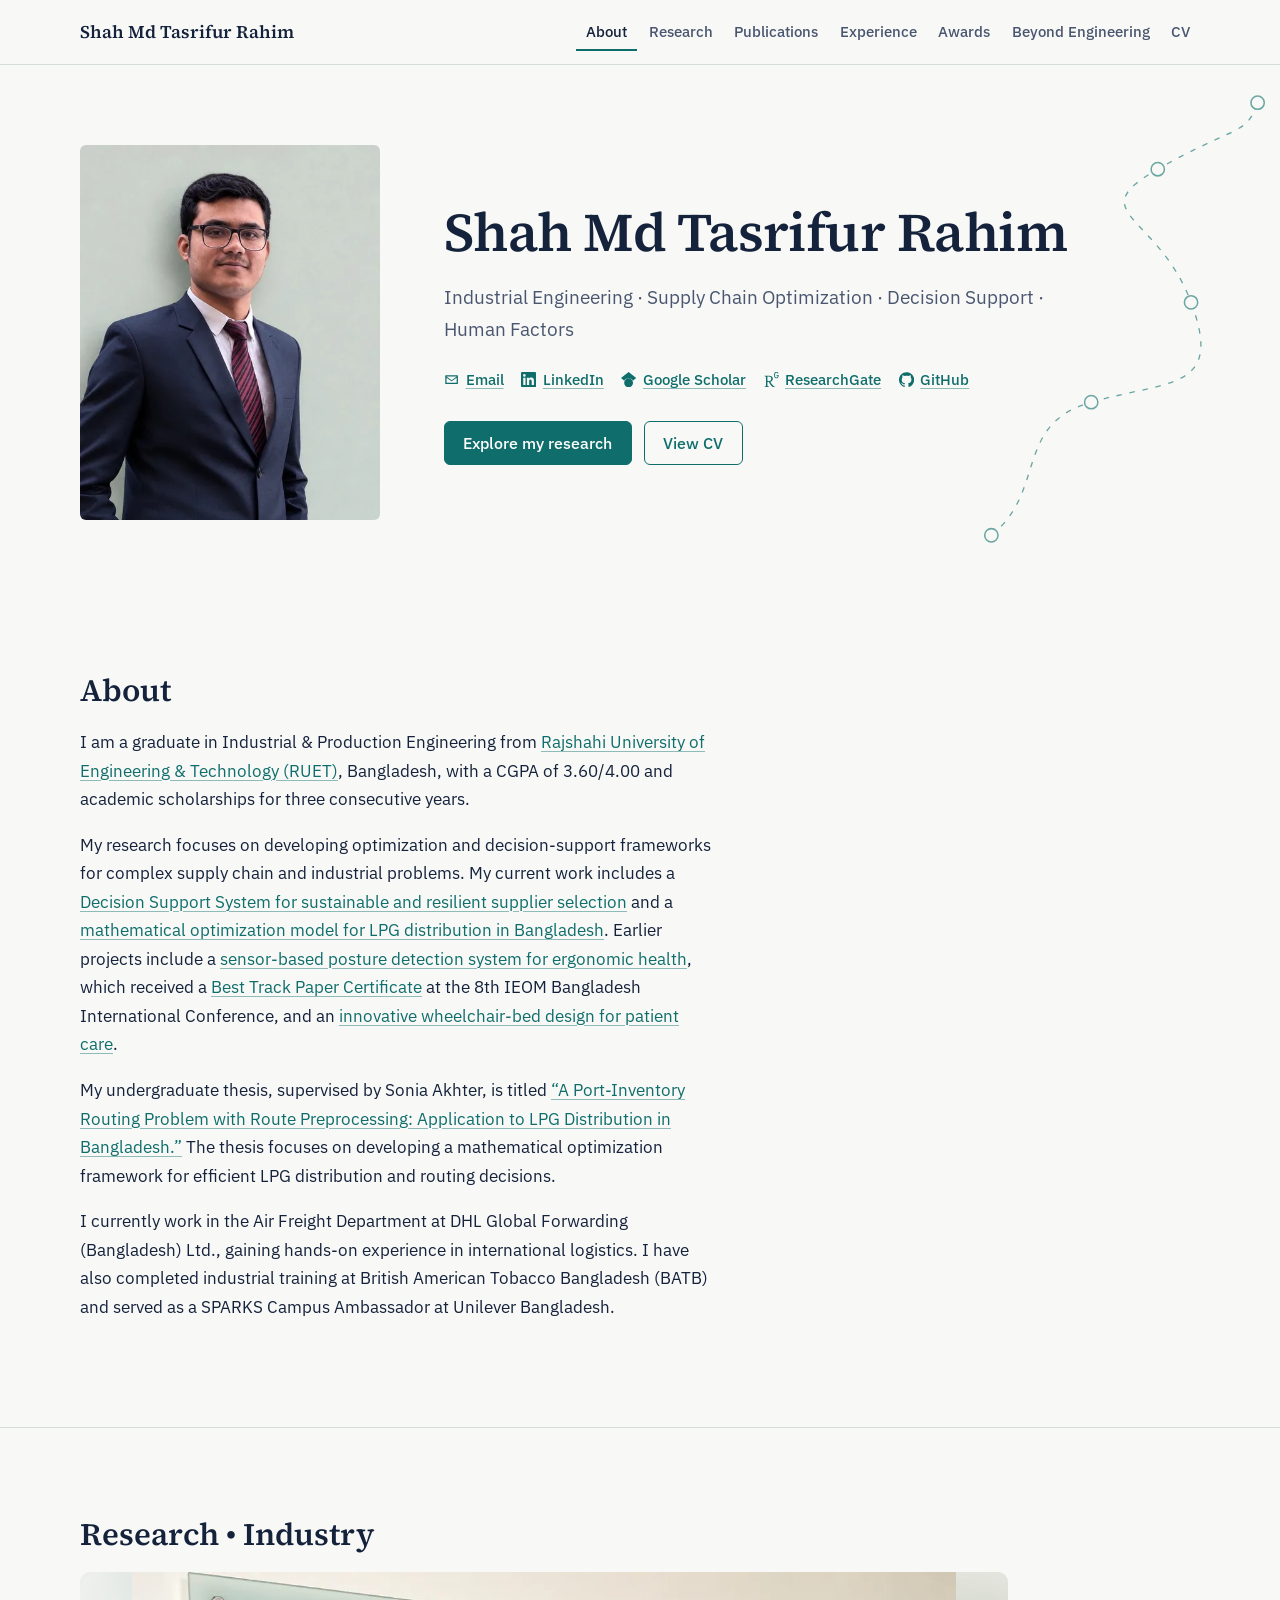
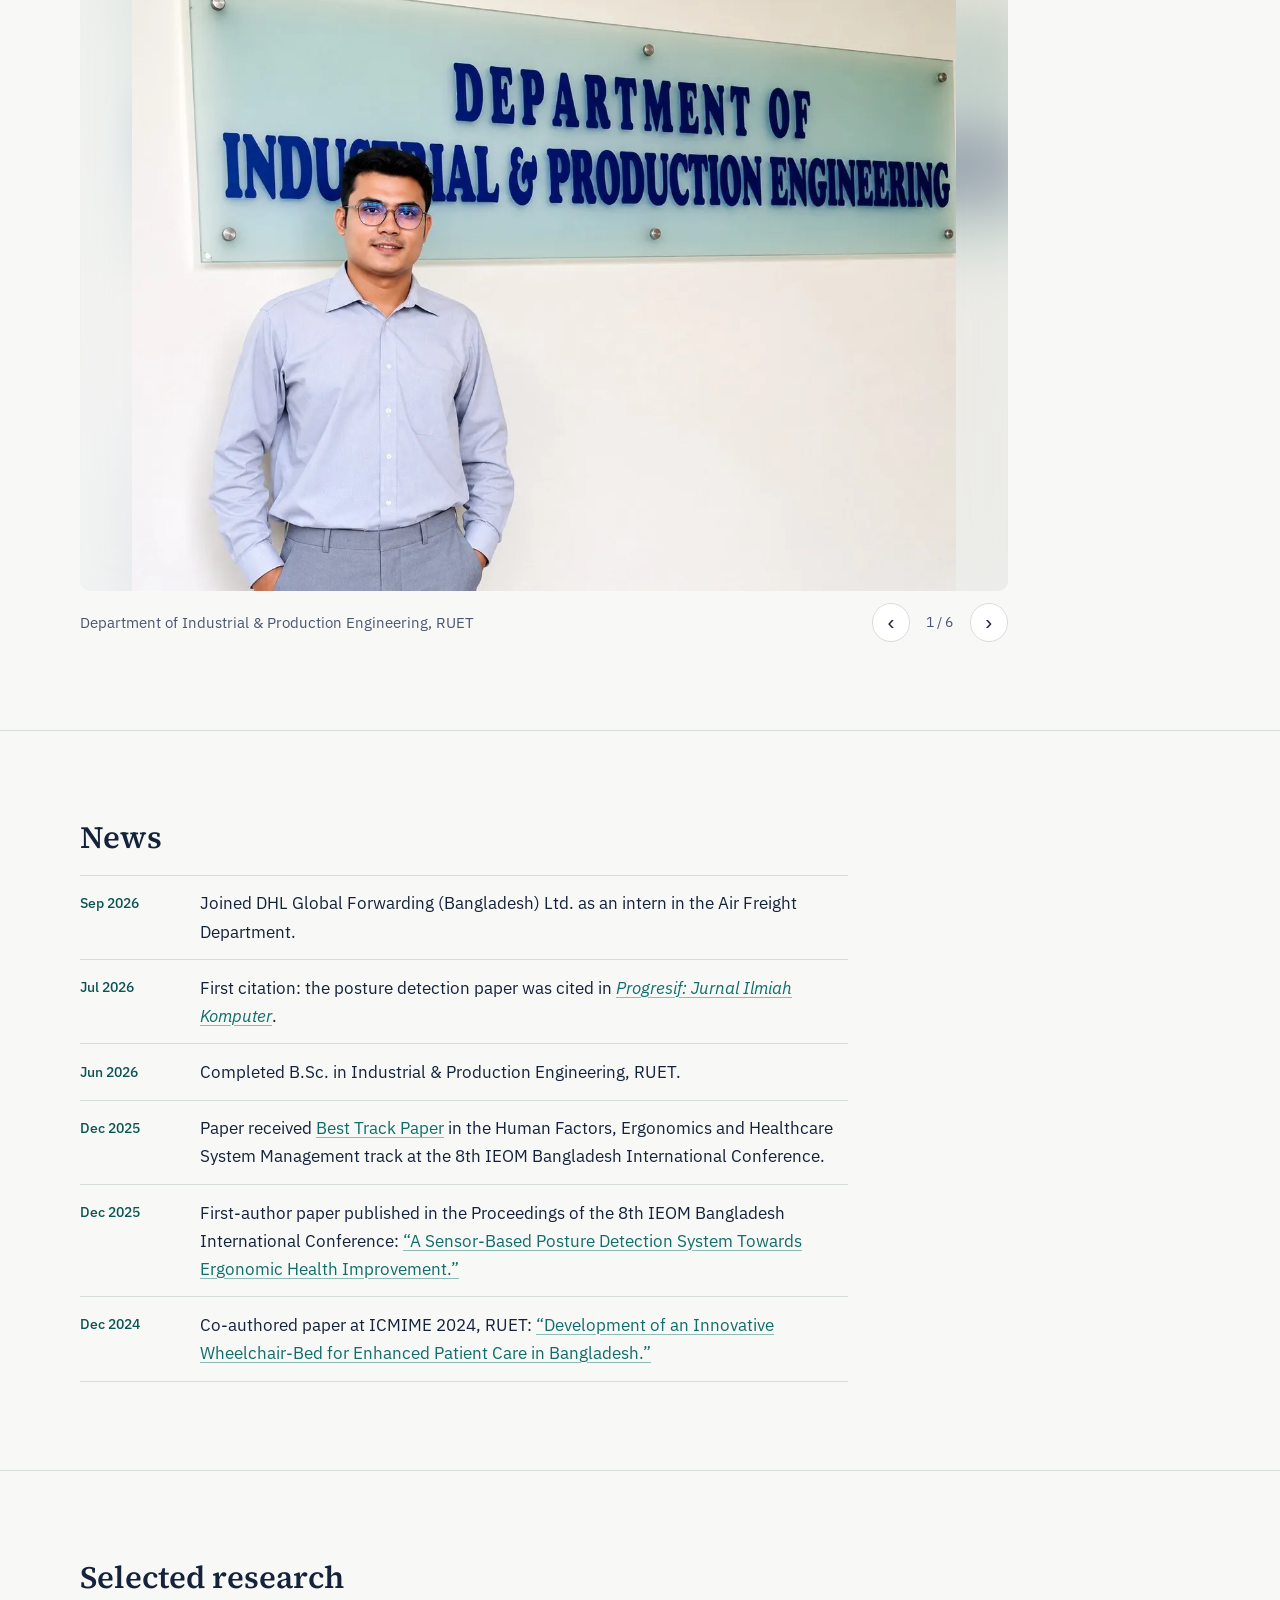
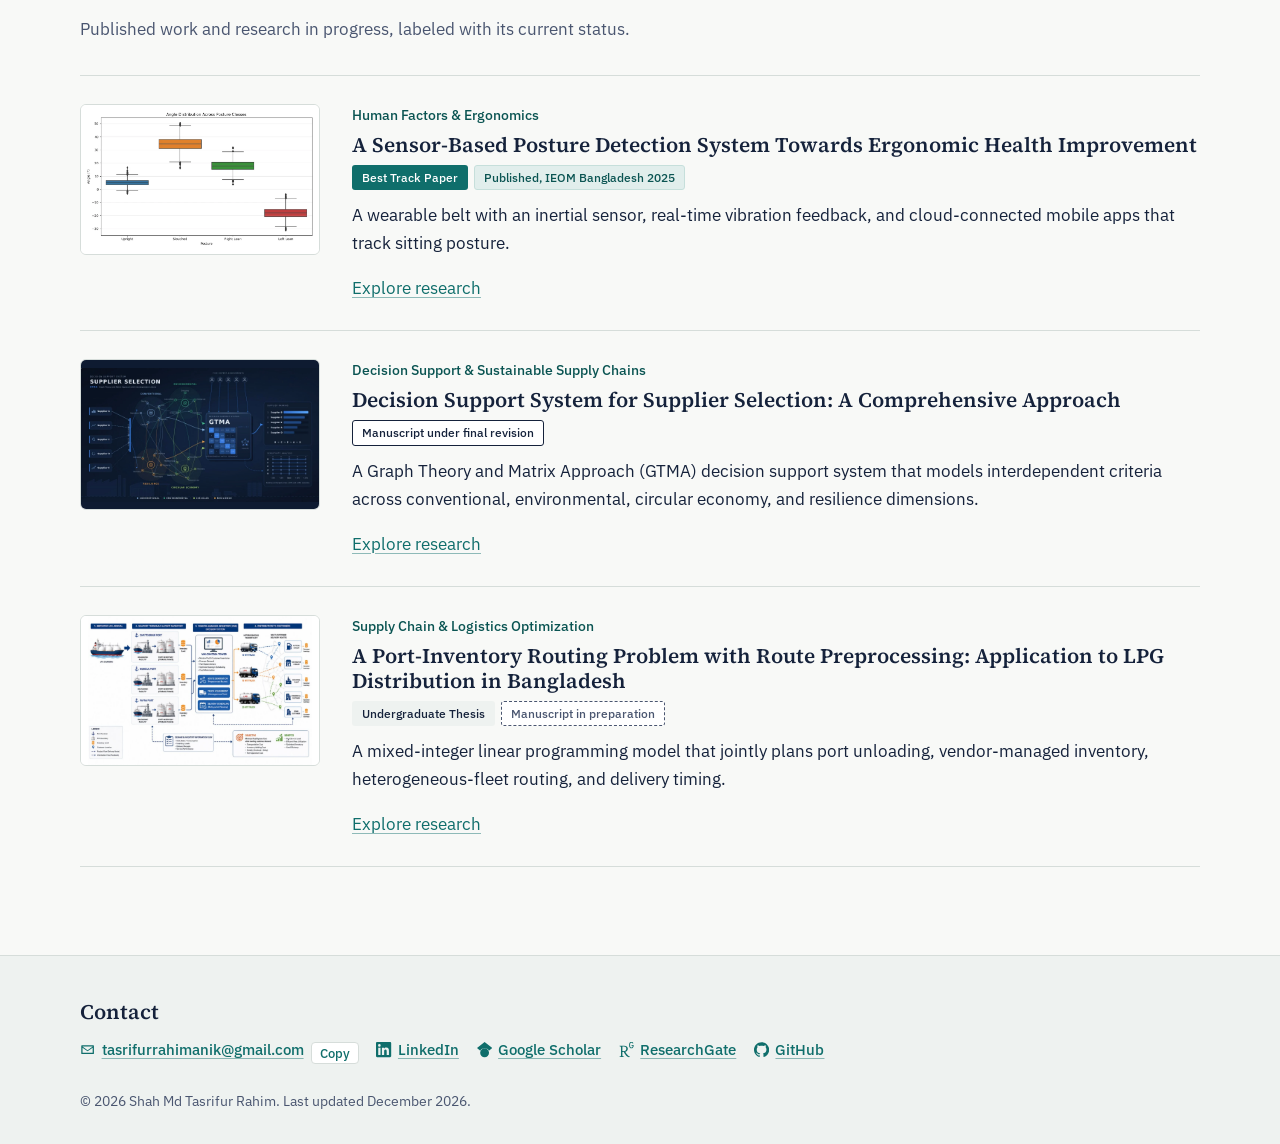
<file: index.html>
<!DOCTYPE html>
<html lang="en" class="no-js">
<head>
  <meta charset="utf-8">
  <meta name="viewport" content="width=device-width, initial-scale=1">
  <title>Shah Md Tasrifur Rahim | Industrial Engineering</title>
  <meta name="description" content="Shah Md Tasrifur Rahim, Industrial &amp; Production Engineering graduate from RUET, develops optimization and decision-support frameworks for supply chain and industrial problems.">
  <meta name="author" content="Shah Md Tasrifur Rahim">
  <link rel="canonical" href="https://tranikruet.github.io/">
  <meta property="og:type" content="website">
  <meta property="og:site_name" content="Shah Md Tasrifur Rahim">
  <meta property="og:title" content="Shah Md Tasrifur Rahim | Industrial Engineering">
  <meta property="og:description" content="Shah Md Tasrifur Rahim, Industrial &amp; Production Engineering graduate from RUET, develops optimization and decision-support frameworks for supply chain and industrial problems.">
  <meta property="og:url" content="https://tranikruet.github.io/">
  <meta property="og:image" content="https://tranikruet.github.io/assets/img/og-image.jpg">
  <meta property="og:image:width" content="1200">
  <meta property="og:image:height" content="630">
  <meta property="og:image:alt" content="Shah Md Tasrifur Rahim, Industrial Engineering">
  <meta name="twitter:card" content="summary_large_image">
  <meta name="theme-color" content="#F8F9F7">
  <link rel="icon" href="assets/img/favicon.svg" type="image/svg+xml">
  <link rel="icon" href="assets/img/favicon-32.png" sizes="32x32" type="image/png">
  <link rel="apple-touch-icon" href="assets/img/apple-touch-icon.png">
  <link rel="preload" href="assets/fonts/ibm-plex-sans-latin-400-normal.woff2" as="font" type="font/woff2" crossorigin>
  <link rel="preload" href="assets/fonts/source-serif-4-latin-600-normal.woff2" as="font" type="font/woff2" crossorigin>
  <link rel="stylesheet" href="assets/css/style.css">
  <script>document.documentElement.className = "js";</script>
  <script type="application/ld+json">
  {
    "@context": "https://schema.org",
    "@type": "Person",
    "name": "Shah Md Tasrifur Rahim",
    "url": "https://tranikruet.github.io/",
    "image": "https://tranikruet.github.io/assets/profile/portrait.webp",
    "alumniOf": { "@type": "CollegeOrUniversity", "name": "Rajshahi University of Engineering & Technology (RUET)" },
    "knowsAbout": ["Industrial Engineering", "Operations Research", "Supply Chain Optimization", "Decision Support Systems", "Human Factors and Ergonomics"],
    "sameAs": ["https://www.linkedin.com/in/tasrifur-rahim-anik", "https://scholar.google.com/citations?user=0du5g3oAAAAJ&hl=en", "https://www.researchgate.net/profile/Shah-Md-Tasrifur-Rahim", "https://github.com/tranikruet"]
  }
  </script>
</head>
<body>
  <a class="skip-link" href="#main">Skip to content</a>
  <header class="site-header">
    <div class="wrap">
      <a class="wordmark" href="index.html">Shah Md Tasrifur Rahim</a>
      <button class="nav-toggle" type="button" aria-expanded="false" aria-controls="site-nav">
        <svg viewBox="0 0 24 24" aria-hidden="true" fill="none" stroke="currentColor" stroke-width="2" stroke-linecap="round"><path d="M4 7h16M4 12h16M4 17h16"/></svg>
        Menu
      </button>
      <nav class="site-nav" id="site-nav" aria-label="Main">
        <ul class="nav-list">
          <li><a href="index.html" aria-current="page">About</a></li>
          <li><a href="research.html">Research</a></li>
          <li><a href="publications.html">Publications</a></li>
          <li><a href="experience.html">Experience</a></li>
          <li><a href="awards.html">Awards</a></li>
          <li><a href="beyond.html">Beyond Engineering</a></li>
          <li><a href="cv.html">CV</a></li>
        </ul>
      </nav>
    </div>
  </header>

  <main id="main">
    <section class="hero" aria-labelledby="name">
      <svg class="route-motif" viewBox="0 0 300 460" preserveAspectRatio="xMaxYMid meet" aria-hidden="true" focusable="false">
        <path d="M40 420 C 90 380 60 320 130 300 S 250 290 220 210 S 120 130 190 90 S 270 60 280 30"/>
        <circle cx="40" cy="420" r="6"/><circle cx="130" cy="300" r="6"/><circle cx="220" cy="210" r="6"/><circle cx="190" cy="90" r="6"/><circle cx="280" cy="30" r="6"/>
      </svg>
      <div class="wrap">
        <figure class="hero-photo">
          <img src="assets/profile/portrait.webp" srcset="assets/profile/portrait-480.webp 480w, assets/profile/portrait.webp 760w"
               sizes="(max-width: 720px) 260px, 300px" width="760" height="950"
               alt="Portrait of Shah Md Tasrifur Rahim" fetchpriority="high">
        </figure>
        <div class="hero-text">
          <h1 id="name">Shah Md Tasrifur Rahim</h1>
          <p class="tagline"><span>Industrial Engineering ·</span> <span>Supply Chain Optimization ·</span> <span>Decision Support ·</span> <span>Human Factors</span></p>
          <ul class="link-row">
        <li><a data-email-user="tasrifurrahimanik" data-email-domain="gmail.com" href="index.html#contact"><svg class="icon" viewBox="0 0 24 24" aria-hidden="true"><path d="M3 5h18a1 1 0 0 1 1 1v12a1 1 0 0 1-1 1H3a1 1 0 0 1-1-1V6a1 1 0 0 1 1-1zm.8 2 8.2 6.1L20.2 7H3.8zM20 8.9l-7.4 5.5a1 1 0 0 1-1.2 0L4 8.9V17h16V8.9z"/></svg>Email</a></li>
        <li><a href="https://www.linkedin.com/in/tasrifur-rahim-anik" rel="me noopener" target="_blank"><svg class="icon" viewBox="0 0 24 24" aria-hidden="true"><path d="M20.45 20.45h-3.56v-5.57c0-1.33-.02-3.04-1.85-3.04-1.85 0-2.14 1.45-2.14 2.94v5.67H9.35V9h3.41v1.56h.05c.48-.9 1.64-1.85 3.37-1.85 3.6 0 4.27 2.37 4.27 5.46v6.28zM5.34 7.43a2.06 2.06 0 1 1 0-4.12 2.06 2.06 0 0 1 0 4.12zM7.12 20.45H3.56V9h3.56v11.45zM22.22 0H1.77C.79 0 0 .77 0 1.73v20.54C0 23.23.79 24 1.77 24h20.45c.98 0 1.78-.77 1.78-1.73V1.73C24 .77 23.2 0 22.22 0z"/></svg>LinkedIn</a></li>
        <li><a href="https://scholar.google.com/citations?user=0du5g3oAAAAJ&hl=en" rel="me noopener" target="_blank"><svg class="icon" viewBox="0 0 24 24" aria-hidden="true"><path d="M5.242 13.769L0 9.5 12 0l12 9.5-5.242 4.269C17.548 11.249 14.978 9.5 12 9.5c-2.977 0-5.548 1.748-6.758 4.269zM12 10a7 7 0 1 0 0 14 7 7 0 0 0 0-14z"/></svg>Google Scholar</a></li>
        <li><a href="https://www.researchgate.net/profile/Shah-Md-Tasrifur-Rahim" rel="me noopener" target="_blank"><svg class="icon" viewBox="0 0 24 24" aria-hidden="true"><path d="M19.586 0c-.818 0-1.508.19-2.073.565-.563.377-.97.936-1.213 1.68a3.193 3.193 0 0 0-.112.437 8.365 8.365 0 0 0-.078.53 9 9 0 0 0-.05.727c-.01.282-.013.621-.013 1.016a31.121 31.123 0 0 0 .014 1.017 9 9 0 0 0 .05.727 7.946 7.946 0 0 0 .077.53h-.005a3.334 3.334 0 0 0 .113.438c.245.743.65 1.303 1.214 1.68.565.376 1.256.564 2.075.564.8 0 1.536-.213 2.105-.603.57-.39.94-.916 1.175-1.65.076-.235.135-.558.177-.93a10.9 10.9 0 0 0 .043-1.207v-.82c0-.095-.047-.142-.14-.142h-3.064c-.094 0-.14.047-.14.141v.956c0 .094.046.14.14.14h1.666c.056 0 .084.03.084.086 0 .36 0 .62-.036.865-.038.244-.1.447-.147.606-.108.385-.348.664-.638.876-.29.212-.738.35-1.227.35-.545 0-.901-.15-1.21-.353-.306-.203-.517-.454-.67-.915a3.136 3.136 0 0 1-.147-.762 17.366 17.367 0 0 1-.034-.656c-.01-.26-.014-.572-.014-.939a26.401 26.403 0 0 1 .014-.938 15.821 15.822 0 0 1 .035-.656 3.19 3.19 0 0 1 .148-.76 1.89 1.89 0 0 1 .742-1.01c.344-.244.593-.352 1.137-.352.508 0 .815.096 1.144.303.33.207.528.492.764.925.047.094.111.118.198.07l1.044-.43c.075-.048.09-.115.042-.199a3.549 3.549 0 0 0-.466-.742 3 3 0 0 0-.679-.607 3.313 3.313 0 0 0-.903-.41A4.068 4.068 0 0 0 19.586 0zM8.217 5.836c-1.69 0-3.036.086-4.297.086-1.146 0-2.291 0-3.007-.029v.831l1.088.2c.744.144 1.174.488 1.174 2.264v11.288c0 1.777-.43 2.12-1.174 2.263l-1.088.2v.832c.773-.029 2.12-.086 3.465-.086 1.29 0 2.951.057 3.667.086v-.831l-1.49-.2c-.773-.115-1.174-.487-1.174-2.264v-4.784c.688.057 1.29.057 2.206.057 1.748 3.123 3.41 5.472 4.355 6.56.86 1.032 2.177 1.691 3.839 1.691.487 0 1.003-.086 1.318-.23v-.744c-1.031 0-2.063-.716-2.808-1.518-1.26-1.376-2.95-3.582-4.355-6.074 2.32-.545 4.04-2.722 4.04-4.9 0-3.208-2.492-4.698-5.758-4.698zm-.515 1.29c2.406 0 3.839 1.26 3.839 3.552 0 2.263-1.547 3.782-4.097 3.782-.974 0-1.404-.03-2.063-.086v-7.19c.66-.059 1.547-.059 2.32-.059z"/></svg>ResearchGate</a></li>
        <li><a href="https://github.com/tranikruet" rel="me noopener" target="_blank"><svg class="icon" viewBox="0 0 24 24" aria-hidden="true"><path d="M12 .297c-6.63 0-12 5.373-12 12 0 5.303 3.438 9.8 8.205 11.385.6.113.82-.258.82-.577 0-.285-.01-1.04-.015-2.04-3.338.724-4.042-1.61-4.042-1.61C4.422 18.07 3.633 17.7 3.633 17.7c-1.087-.744.084-.729.084-.729 1.205.084 1.838 1.236 1.838 1.236 1.07 1.835 2.809 1.305 3.495.998.108-.776.417-1.305.76-1.605-2.665-.3-5.466-1.332-5.466-5.93 0-1.31.465-2.38 1.235-3.22-.135-.303-.54-1.523.105-3.176 0 0 1.005-.322 3.3 1.23.96-.267 1.98-.399 3-.405 1.02.006 2.04.138 3 .405 2.28-1.552 3.285-1.23 3.285-1.23.645 1.653.24 2.873.12 3.176.765.84 1.23 1.91 1.23 3.22 0 4.61-2.805 5.625-5.475 5.92.42.36.81 1.096.81 2.22 0 1.606-.015 2.896-.015 3.286 0 .315.21.69.825.57C20.565 22.092 24 17.592 24 12.297c0-6.627-5.373-12-12-12"/></svg>GitHub</a></li>
      </ul>
          <div class="btn-row">
            <a class="btn btn--primary" href="research.html">Explore my research</a>
            <a class="btn btn--ghost" href="cv.html">View CV</a>
          </div>
        </div>
      </div>
    </section>

    <section class="section reveal" aria-labelledby="about">
      <div class="wrap">
        <h2 id="about">About</h2>
        <div class="prose bio">
          <p>I am a graduate in Industrial &amp; Production Engineering from <a href="https://www.ruet.ac.bd/" target="_blank" rel="noopener">Rajshahi University of Engineering &amp; Technology (RUET)</a>, Bangladesh, with a CGPA of 3.60/4.00 and academic scholarships for three consecutive years.</p>
          <p>My research focuses on developing optimization and decision-support frameworks for complex supply chain and industrial problems. My current work includes a <a href="research.html#supplier-selection">Decision Support System for sustainable and resilient supplier selection</a> and a <a href="research.html#lpg-distribution">mathematical optimization model for LPG distribution in Bangladesh</a>. Earlier projects include a <a href="publications.html#posture-detection">sensor-based posture detection system for ergonomic health</a>, which received a <a href="awards.html">Best Track Paper Certificate</a> at the 8th IEOM Bangladesh International Conference, and an <a href="publications.html#wheelchair-bed">innovative wheelchair-bed design for patient care</a>.</p>
          <p>My undergraduate thesis, supervised by Sonia Akhter, is titled <a href="research.html#lpg-distribution">&ldquo;A Port-Inventory Routing Problem with Route Preprocessing: Application to LPG Distribution in Bangladesh.&rdquo;</a> The thesis focuses on developing a mathematical optimization framework for efficient LPG distribution and routing decisions.</p>
          <p>I currently work in the Air Freight Department at DHL Global Forwarding (Bangladesh) Ltd., gaining hands-on experience in international logistics. I have also completed industrial training at British American Tobacco Bangladesh (BATB) and served as a SPARKS Campus Ambassador at Unilever Bangladesh.</p>
        </div>
      </div>
    </section>

    <section class="section reveal" aria-labelledby="gallery-title">
      <div class="wrap">
        <h2 id="gallery-title">Research • Industry</h2>
        <!-- GALLERY: to add a photo, copy one <li class="slide"> block below and change the file names, caption, and alt text. -->
        <div class="gallery" data-gallery aria-roledescription="carousel" aria-label="Photos from research and industry">
          <div class="gallery-viewport" tabindex="0" aria-label="Use the left and right arrow keys to change photos">
            <ul class="gallery-track" aria-live="polite">
          <li class="slide" data-caption="Department of Industrial &amp; Production Engineering, RUET">
            <div class="slide-frame">
              <div class="slide-bg" style="background-image:url('assets/gallery/ipe-department-ruet-700.webp')"></div>
              <img src="assets/gallery/ipe-department-ruet.webp" srcset="assets/gallery/ipe-department-ruet-700.webp 700w, assets/gallery/ipe-department-ruet.webp 1280w"
                   sizes="(max-width: 960px) 100vw, 928px" width="1280" height="960" alt="Shah Md Tasrifur Rahim standing below the Department of Industrial &amp; Production Engineering sign at RUET" loading="eager" decoding="async">
            </div>
          </li>
          <li class="slide" data-caption="Industrial Simulation Lab, RUET">
            <div class="slide-frame">
              <div class="slide-bg" style="background-image:url('assets/gallery/industrial-simulation-lab-ruet-700.webp')"></div>
              <img src="assets/gallery/industrial-simulation-lab-ruet.webp" srcset="assets/gallery/industrial-simulation-lab-ruet-700.webp 700w, assets/gallery/industrial-simulation-lab-ruet.webp 1280w"
                   sizes="(max-width: 960px) 100vw, 928px" width="1280" height="720" alt="Three students working with a robotic arm and automated production line in the Industrial Simulation Lab at RUET" loading="lazy" decoding="async">
            </div>
          </li>
          <li class="slide" data-caption="bizMaestros 2024, Unilever Bangladesh">
            <div class="slide-frame">
              <div class="slide-bg" style="background-image:url('assets/gallery/bizmaestros-2024-700.webp')"></div>
              <img src="assets/gallery/bizmaestros-2024.webp" srcset="assets/gallery/bizmaestros-2024-700.webp 700w, assets/gallery/bizmaestros-2024.webp 800w"
                   sizes="(max-width: 960px) 100vw, 928px" width="800" height="600" alt="Shah Md Tasrifur Rahim at the bizMaestros 2024 stage, Unilever Bangladesh" loading="lazy" decoding="async">
            </div>
          </li>
          <li class="slide" data-caption="British American Tobacco Bangladesh">
            <div class="slide-frame">
              <div class="slide-bg" style="background-image:url('assets/gallery/bat-bangladesh-700.webp')"></div>
              <img src="assets/gallery/bat-bangladesh.webp" srcset="assets/gallery/bat-bangladesh-700.webp 483w, assets/gallery/bat-bangladesh.webp 562w"
                   sizes="(max-width: 960px) 100vw, 928px" width="562" height="815" alt="Shah Md Tasrifur Rahim in front of the British American Tobacco Bangladesh sign" loading="lazy" decoding="async">
            </div>
          </li>
          <li class="slide" data-caption="8th IEOM Bangladesh International Conference, Dhaka, 2025">
            <div class="slide-frame">
              <div class="slide-bg" style="background-image:url('assets/gallery/ieom-2025-700.webp')"></div>
              <img src="assets/gallery/ieom-2025.webp" srcset="assets/gallery/ieom-2025-700.webp 573w, assets/gallery/ieom-2025.webp 1048w"
                   sizes="(max-width: 960px) 100vw, 928px" width="1048" height="1280" alt="Shah Md Tasrifur Rahim in front of the 8th IEOM Bangladesh conference backdrop, December 20 to 21, 2025" loading="lazy" decoding="async">
            </div>
          </li>
          <li class="slide" data-caption="DHL Global Forwarding (Bangladesh) Ltd.">
            <div class="slide-frame">
              <div class="slide-bg" style="background-image:url('assets/gallery/dhl-global-forwarding-700.webp')"></div>
              <img src="assets/gallery/dhl-global-forwarding.webp" srcset="assets/gallery/dhl-global-forwarding-700.webp 700w, assets/gallery/dhl-global-forwarding.webp 1280w"
                   sizes="(max-width: 960px) 100vw, 928px" width="1280" height="720" alt="Shah Md Tasrifur Rahim in front of the DHL logo wall" loading="lazy" decoding="async">
            </div>
          </li>
            </ul>
          </div>
          <div class="gallery-bar">
            <p class="gallery-caption">Department of Industrial &amp; Production Engineering, RUET</p>
            <div class="gallery-controls">
              <button class="gallery-btn" type="button" data-prev aria-label="Previous photo">&#8249;</button>
              <span class="gallery-count">1 / 6</span>
              <button class="gallery-btn" type="button" data-next aria-label="Next photo">&#8250;</button>
            </div>
          </div>
        </div>
      </div>
    </section>

    <section class="section reveal" aria-labelledby="news">
      <div class="wrap">
        <h2 id="news">News</h2>
        <!-- NEWS: newest first. To add an item, copy one <li> block, then change the date and text. -->
        <ol class="news" reversed>
          <li><time datetime="2026-09">Sep 2026</time><span>Joined DHL Global Forwarding (Bangladesh) Ltd. as an intern in the Air Freight Department.</span></li>
          <li><time datetime="2026-07">Jul 2026</time><span>First citation: the posture detection paper was cited in <a href="https://ojs.stmik-banjarbaru.ac.id/index.php/progresif/article/view/4055" target="_blank" rel="noopener"><em>Progresif: Jurnal Ilmiah Komputer</em></a>.</span></li>
          <li><time datetime="2026-06">Jun 2026</time><span>Completed B.Sc. in Industrial &amp; Production Engineering, RUET.</span></li>
          <li><time datetime="2025-12">Dec 2025</time><span>Paper received <a href="awards.html">Best Track Paper</a> in the Human Factors, Ergonomics and Healthcare System Management track at the 8th IEOM Bangladesh International Conference.</span></li>
          <li><time datetime="2025-12">Dec 2025</time><span>First-author paper published in the Proceedings of the 8th IEOM Bangladesh International Conference: <a href="publications.html#posture-detection">&ldquo;A Sensor-Based Posture Detection System Towards Ergonomic Health Improvement.&rdquo;</a></span></li>
          <li><time datetime="2024-12">Dec 2024</time><span>Co-authored paper at ICMIME 2024, RUET: <a href="publications.html#wheelchair-bed">&ldquo;Development of an Innovative Wheelchair-Bed for Enhanced Patient Care in Bangladesh.&rdquo;</a></span></li>
        </ol>
      </div>
    </section>

    <section class="section reveal" aria-labelledby="selected">
      <div class="wrap">
        <div class="section-head">
          <h2 id="selected">Selected research</h2>
          <p>Published work and research in progress, labeled with its current status.</p>
        </div>
        <ol class="entries">
          <li class="entry">
            <figure class="entry-thumb"><img src="assets/research/posture-angle-distribution.webp" width="887" height="505" loading="lazy" alt="Box plot of trunk angle distributions for upright, slouched, right lean, and left lean postures"></figure>
            <div>
              <p class="area">Human Factors &amp; Ergonomics</p>
              <h3><a href="research.html#posture-detection">A Sensor-Based Posture Detection System Towards Ergonomic Health Improvement</a></h3>
              <div class="badges"><span class="badge badge--award">Best Track Paper</span><span class="badge badge--published">Published, IEOM Bangladesh 2025</span></div>
              <p>A wearable belt with an inertial sensor, real-time vibration feedback, and cloud-connected mobile apps that track sitting posture.</p>
              <a href="research.html#posture-detection">Explore research</a>
            </div>
          </li>
          <li class="entry">
            <figure class="entry-thumb entry-thumb--dark"><img src="assets/research/supplier-selection-visual-abstract.webp" width="1280" height="720" loading="lazy" alt="Visual abstract of the GTMA-based decision support system for supplier selection"></figure>
            <div>
              <p class="area">Decision Support &amp; Sustainable Supply Chains</p>
              <h3><a href="research.html#supplier-selection">Decision Support System for Supplier Selection: A Comprehensive Approach</a></h3>
              <div class="badges"><span class="badge badge--revision">Manuscript under final revision</span></div>
              <p>A Graph Theory and Matrix Approach (GTMA) decision support system that models interdependent criteria across conventional, environmental, circular economy, and resilience dimensions.</p>
              <a href="research.html#supplier-selection">Explore research</a>
            </div>
          </li>
          <li class="entry">
            <figure class="entry-thumb"><img src="assets/research/lpg-port-inventory-routing.webp" width="1280" height="849" loading="lazy" alt="Overview of LPG distribution from import ports through a vendor-managed inventory system to customers"></figure>
            <div>
              <p class="area">Supply Chain &amp; Logistics Optimization</p>
              <h3><a href="research.html#lpg-distribution">A Port-Inventory Routing Problem with Route Preprocessing: Application to LPG Distribution in Bangladesh</a></h3>
              <div class="badges"><span class="badge badge--neutral">Undergraduate Thesis</span><span class="badge badge--prep">Manuscript in preparation</span></div>
              <p>A mixed-integer linear programming model that jointly plans port unloading, vendor-managed inventory, heterogeneous-fleet routing, and delivery timing.</p>
              <a href="research.html#lpg-distribution">Explore research</a>
            </div>
          </li>
        </ol>
      </div>
    </section>
  </main>

  <footer class="site-footer" id="contact">
    <div class="wrap">
      <h2>Contact</h2>
      <ul class="link-row">
        <li><a data-email-user="tasrifurrahimanik" data-email-domain="gmail.com" href="index.html#contact"><svg class="icon" viewBox="0 0 24 24" aria-hidden="true"><path d="M3 5h18a1 1 0 0 1 1 1v12a1 1 0 0 1-1 1H3a1 1 0 0 1-1-1V6a1 1 0 0 1 1-1zm.8 2 8.2 6.1L20.2 7H3.8zM20 8.9l-7.4 5.5a1 1 0 0 1-1.2 0L4 8.9V17h16V8.9z"/></svg><span data-email-text>Email</span></a></li>
        <li><a href="https://www.linkedin.com/in/tasrifur-rahim-anik" rel="me noopener" target="_blank"><svg class="icon" viewBox="0 0 24 24" aria-hidden="true"><path d="M20.45 20.45h-3.56v-5.57c0-1.33-.02-3.04-1.85-3.04-1.85 0-2.14 1.45-2.14 2.94v5.67H9.35V9h3.41v1.56h.05c.48-.9 1.64-1.85 3.37-1.85 3.6 0 4.27 2.37 4.27 5.46v6.28zM5.34 7.43a2.06 2.06 0 1 1 0-4.12 2.06 2.06 0 0 1 0 4.12zM7.12 20.45H3.56V9h3.56v11.45zM22.22 0H1.77C.79 0 0 .77 0 1.73v20.54C0 23.23.79 24 1.77 24h20.45c.98 0 1.78-.77 1.78-1.73V1.73C24 .77 23.2 0 22.22 0z"/></svg>LinkedIn</a></li>
        <li><a href="https://scholar.google.com/citations?user=0du5g3oAAAAJ&hl=en" rel="me noopener" target="_blank"><svg class="icon" viewBox="0 0 24 24" aria-hidden="true"><path d="M5.242 13.769L0 9.5 12 0l12 9.5-5.242 4.269C17.548 11.249 14.978 9.5 12 9.5c-2.977 0-5.548 1.748-6.758 4.269zM12 10a7 7 0 1 0 0 14 7 7 0 0 0 0-14z"/></svg>Google Scholar</a></li>
        <li><a href="https://www.researchgate.net/profile/Shah-Md-Tasrifur-Rahim" rel="me noopener" target="_blank"><svg class="icon" viewBox="0 0 24 24" aria-hidden="true"><path d="M19.586 0c-.818 0-1.508.19-2.073.565-.563.377-.97.936-1.213 1.68a3.193 3.193 0 0 0-.112.437 8.365 8.365 0 0 0-.078.53 9 9 0 0 0-.05.727c-.01.282-.013.621-.013 1.016a31.121 31.123 0 0 0 .014 1.017 9 9 0 0 0 .05.727 7.946 7.946 0 0 0 .077.53h-.005a3.334 3.334 0 0 0 .113.438c.245.743.65 1.303 1.214 1.68.565.376 1.256.564 2.075.564.8 0 1.536-.213 2.105-.603.57-.39.94-.916 1.175-1.65.076-.235.135-.558.177-.93a10.9 10.9 0 0 0 .043-1.207v-.82c0-.095-.047-.142-.14-.142h-3.064c-.094 0-.14.047-.14.141v.956c0 .094.046.14.14.14h1.666c.056 0 .084.03.084.086 0 .36 0 .62-.036.865-.038.244-.1.447-.147.606-.108.385-.348.664-.638.876-.29.212-.738.35-1.227.35-.545 0-.901-.15-1.21-.353-.306-.203-.517-.454-.67-.915a3.136 3.136 0 0 1-.147-.762 17.366 17.367 0 0 1-.034-.656c-.01-.26-.014-.572-.014-.939a26.401 26.403 0 0 1 .014-.938 15.821 15.822 0 0 1 .035-.656 3.19 3.19 0 0 1 .148-.76 1.89 1.89 0 0 1 .742-1.01c.344-.244.593-.352 1.137-.352.508 0 .815.096 1.144.303.33.207.528.492.764.925.047.094.111.118.198.07l1.044-.43c.075-.048.09-.115.042-.199a3.549 3.549 0 0 0-.466-.742 3 3 0 0 0-.679-.607 3.313 3.313 0 0 0-.903-.41A4.068 4.068 0 0 0 19.586 0zM8.217 5.836c-1.69 0-3.036.086-4.297.086-1.146 0-2.291 0-3.007-.029v.831l1.088.2c.744.144 1.174.488 1.174 2.264v11.288c0 1.777-.43 2.12-1.174 2.263l-1.088.2v.832c.773-.029 2.12-.086 3.465-.086 1.29 0 2.951.057 3.667.086v-.831l-1.49-.2c-.773-.115-1.174-.487-1.174-2.264v-4.784c.688.057 1.29.057 2.206.057 1.748 3.123 3.41 5.472 4.355 6.56.86 1.032 2.177 1.691 3.839 1.691.487 0 1.003-.086 1.318-.23v-.744c-1.031 0-2.063-.716-2.808-1.518-1.26-1.376-2.95-3.582-4.355-6.074 2.32-.545 4.04-2.722 4.04-4.9 0-3.208-2.492-4.698-5.758-4.698zm-.515 1.29c2.406 0 3.839 1.26 3.839 3.552 0 2.263-1.547 3.782-4.097 3.782-.974 0-1.404-.03-2.063-.086v-7.19c.66-.059 1.547-.059 2.32-.059z"/></svg>ResearchGate</a></li>
        <li><a href="https://github.com/tranikruet" rel="me noopener" target="_blank"><svg class="icon" viewBox="0 0 24 24" aria-hidden="true"><path d="M12 .297c-6.63 0-12 5.373-12 12 0 5.303 3.438 9.8 8.205 11.385.6.113.82-.258.82-.577 0-.285-.01-1.04-.015-2.04-3.338.724-4.042-1.61-4.042-1.61C4.422 18.07 3.633 17.7 3.633 17.7c-1.087-.744.084-.729.084-.729 1.205.084 1.838 1.236 1.838 1.236 1.07 1.835 2.809 1.305 3.495.998.108-.776.417-1.305.76-1.605-2.665-.3-5.466-1.332-5.466-5.93 0-1.31.465-2.38 1.235-3.22-.135-.303-.54-1.523.105-3.176 0 0 1.005-.322 3.3 1.23.96-.267 1.98-.399 3-.405 1.02.006 2.04.138 3 .405 2.28-1.552 3.285-1.23 3.285-1.23.645 1.653.24 2.873.12 3.176.765.84 1.23 1.91 1.23 3.22 0 4.61-2.805 5.625-5.475 5.92.42.36.81 1.096.81 2.22 0 1.606-.015 2.896-.015 3.286 0 .315.21.69.825.57C20.565 22.092 24 17.592 24 12.297c0-6.627-5.373-12-12-12"/></svg>GitHub</a></li>
      </ul>
      <noscript><p class="small">Email: tasrifurrahimanik [at] gmail [dot] com</p></noscript>
      <p class="footer-meta">&copy; <span data-year>2026</span> Shah Md Tasrifur Rahim. Last updated <span data-updated>September 2026</span>.</p>
    </div>
  </footer>
  <script src="assets/js/main.js" defer></script>
</body>
</html>
</file>
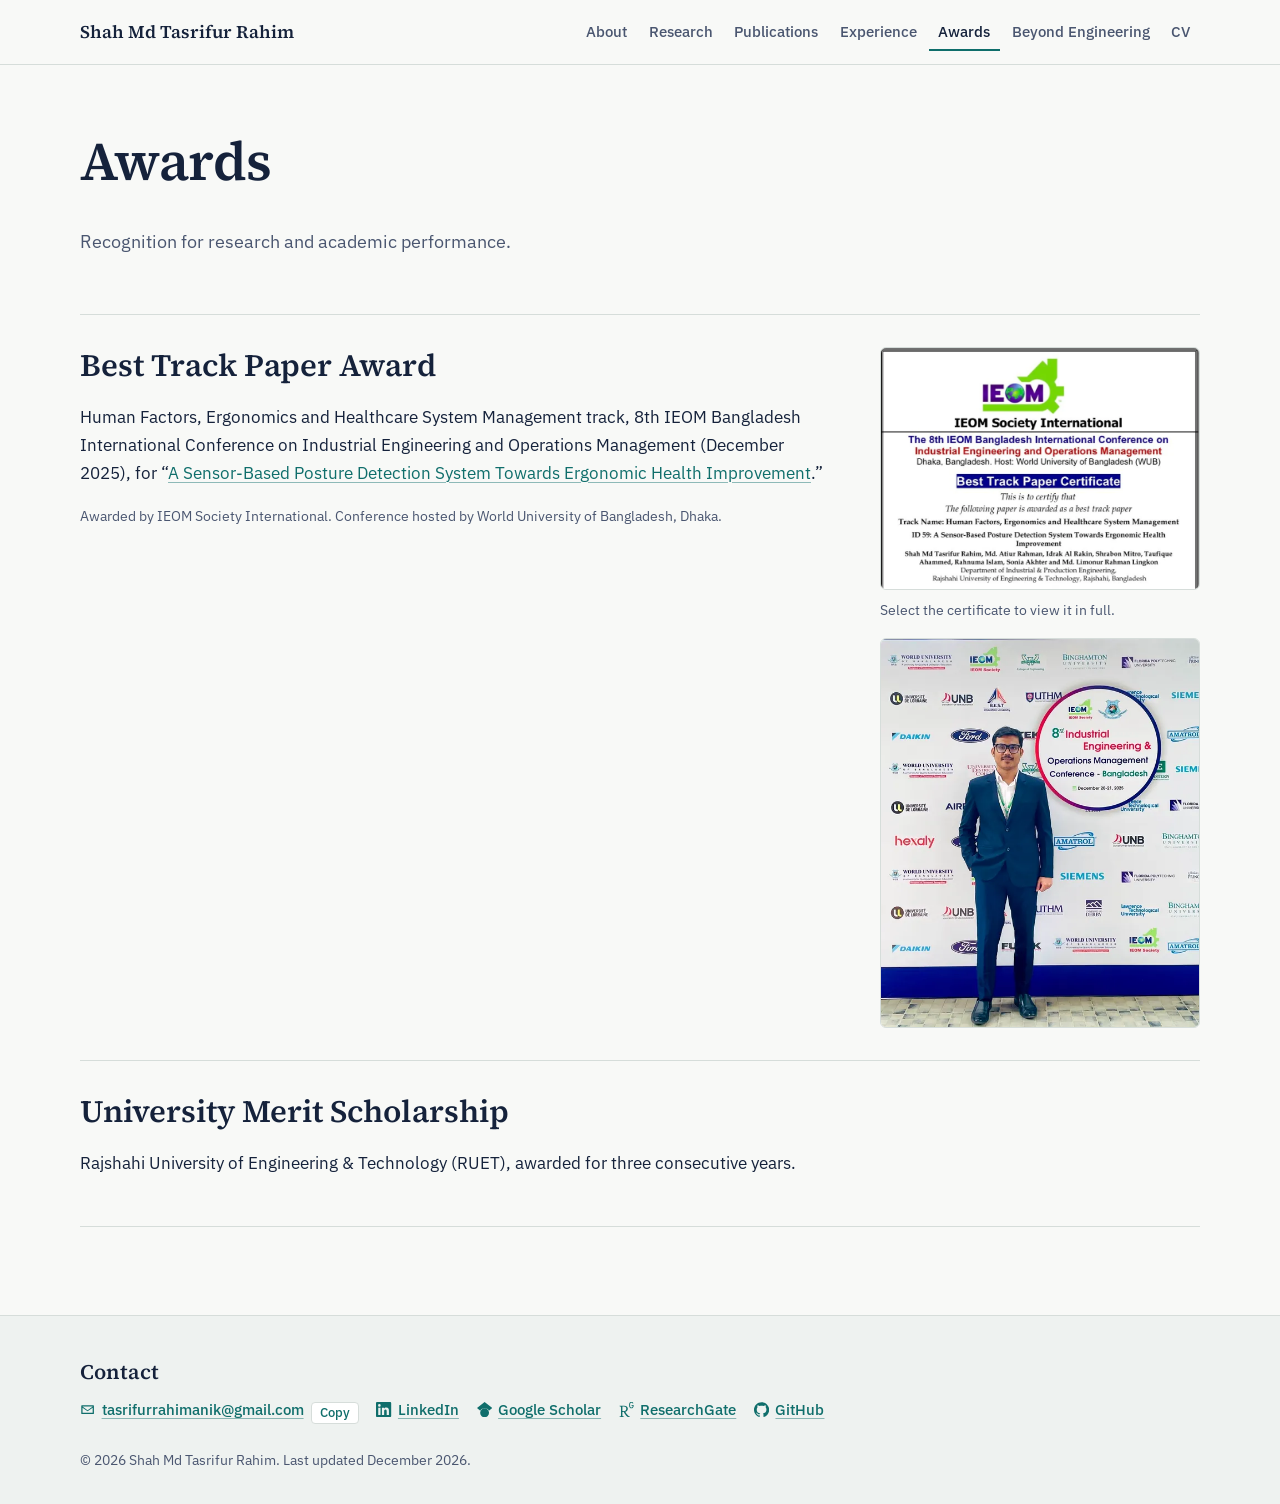
<file: awards.html>
<!DOCTYPE html>
<html lang="en" class="no-js">
<head>
  <meta charset="utf-8">
  <meta name="viewport" content="width=device-width, initial-scale=1">
  <title>Awards | Shah Md Tasrifur Rahim</title>
  <meta name="description" content="Awards of Shah Md Tasrifur Rahim: Best Track Paper Award at the 8th IEOM Bangladesh International Conference and the RUET University Merit Scholarship.">
  <meta name="author" content="Shah Md Tasrifur Rahim">
  <link rel="canonical" href="https://tranikruet.github.io/awards.html">
  <meta property="og:type" content="website">
  <meta property="og:site_name" content="Shah Md Tasrifur Rahim">
  <meta property="og:title" content="Awards | Shah Md Tasrifur Rahim">
  <meta property="og:description" content="Awards of Shah Md Tasrifur Rahim: Best Track Paper Award at the 8th IEOM Bangladesh International Conference and the RUET University Merit Scholarship.">
  <meta property="og:url" content="https://tranikruet.github.io/awards.html">
  <meta property="og:image" content="https://tranikruet.github.io/assets/img/og-image.jpg">
  <meta property="og:image:width" content="1200">
  <meta property="og:image:height" content="630">
  <meta property="og:image:alt" content="Shah Md Tasrifur Rahim, Industrial Engineering">
  <meta name="twitter:card" content="summary_large_image">
  <meta name="theme-color" content="#F8F9F7">
  <link rel="icon" href="assets/img/favicon.svg" type="image/svg+xml">
  <link rel="icon" href="assets/img/favicon-32.png" sizes="32x32" type="image/png">
  <link rel="apple-touch-icon" href="assets/img/apple-touch-icon.png">
  <link rel="preload" href="assets/fonts/ibm-plex-sans-latin-400-normal.woff2" as="font" type="font/woff2" crossorigin>
  <link rel="preload" href="assets/fonts/source-serif-4-latin-600-normal.woff2" as="font" type="font/woff2" crossorigin>
  <link rel="stylesheet" href="assets/css/style.css">
  <script>document.documentElement.className = "js";</script>
</head>
<body>
  <a class="skip-link" href="#main">Skip to content</a>
  <header class="site-header">
    <div class="wrap">
      <a class="wordmark" href="index.html">Shah Md Tasrifur Rahim</a>
      <button class="nav-toggle" type="button" aria-expanded="false" aria-controls="site-nav">
        <svg viewBox="0 0 24 24" aria-hidden="true" fill="none" stroke="currentColor" stroke-width="2" stroke-linecap="round"><path d="M4 7h16M4 12h16M4 17h16"/></svg>
        Menu
      </button>
      <nav class="site-nav" id="site-nav" aria-label="Main">
        <ul class="nav-list">
          <li><a href="index.html">About</a></li>
          <li><a href="research.html">Research</a></li>
          <li><a href="publications.html">Publications</a></li>
          <li><a href="experience.html">Experience</a></li>
          <li><a href="awards.html" aria-current="page">Awards</a></li>
          <li><a href="beyond.html">Beyond Engineering</a></li>
          <li><a href="cv.html">CV</a></li>
        </ul>
      </nav>
    </div>
  </header>

  <main id="main">
    <div class="wrap page-head">
      <h1>Awards</h1>
      <p>Recognition for research and academic performance.</p>
    </div>

    <section class="section" aria-label="Awards" style="padding-top: 1.5rem">
      <div class="wrap">
        <article class="award" id="best-track-paper">
          <div>
            <h2>Best Track Paper Award</h2>
            <p>Human Factors, Ergonomics and Healthcare System Management track, 8th IEOM Bangladesh International Conference on Industrial Engineering and Operations Management (December 2025), for &ldquo;<a href="publications.html#posture-detection">A Sensor-Based Posture Detection System Towards Ergonomic Health Improvement</a>.&rdquo;</p>
            <p class="muted small">Awarded by IEOM Society International. Conference hosted by World University of Bangladesh, Dhaka.</p>
          </div>
          <div class="award-media">
            <a href="assets/awards/ieom-best-track-paper-certificate.webp" target="_blank" rel="noopener" aria-label="Open the full Best Track Paper certificate">
              <img src="assets/awards/ieom-best-track-paper-certificate-preview.webp" width="800" height="607" loading="lazy" alt="Top of the IEOM Society Best Track Paper Certificate for paper ID 59">
            </a>
            <p class="small muted" style="margin: -.5rem 0 0">Select the certificate to view it in full.</p>
            <img src="assets/gallery/ieom-2025-700.webp" width="573" height="700" loading="lazy" alt="Shah Md Tasrifur Rahim at the 8th IEOM Bangladesh conference, December 2025">
          </div>
        </article>

        <article class="award award--text" id="merit-scholarship">
          <div>
            <h2>University Merit Scholarship</h2>
            <p>Rajshahi University of Engineering &amp; Technology (RUET), awarded for three consecutive years.</p>
          </div>
        </article>
      </div>
    </section>
  </main>

  <footer class="site-footer" id="contact">
    <div class="wrap">
      <h2>Contact</h2>
      <ul class="link-row">
        <li><a data-email-user="tasrifurrahimanik" data-email-domain="gmail.com" href="index.html#contact"><svg class="icon" viewBox="0 0 24 24" aria-hidden="true"><path d="M3 5h18a1 1 0 0 1 1 1v12a1 1 0 0 1-1 1H3a1 1 0 0 1-1-1V6a1 1 0 0 1 1-1zm.8 2 8.2 6.1L20.2 7H3.8zM20 8.9l-7.4 5.5a1 1 0 0 1-1.2 0L4 8.9V17h16V8.9z"/></svg><span data-email-text>Email</span></a></li>
        <li><a href="https://www.linkedin.com/in/tasrifur-rahim-anik" rel="me noopener" target="_blank"><svg class="icon" viewBox="0 0 24 24" aria-hidden="true"><path d="M20.45 20.45h-3.56v-5.57c0-1.33-.02-3.04-1.85-3.04-1.85 0-2.14 1.45-2.14 2.94v5.67H9.35V9h3.41v1.56h.05c.48-.9 1.64-1.85 3.37-1.85 3.6 0 4.27 2.37 4.27 5.46v6.28zM5.34 7.43a2.06 2.06 0 1 1 0-4.12 2.06 2.06 0 0 1 0 4.12zM7.12 20.45H3.56V9h3.56v11.45zM22.22 0H1.77C.79 0 0 .77 0 1.73v20.54C0 23.23.79 24 1.77 24h20.45c.98 0 1.78-.77 1.78-1.73V1.73C24 .77 23.2 0 22.22 0z"/></svg>LinkedIn</a></li>
        <li><a href="https://scholar.google.com/citations?user=0du5g3oAAAAJ&hl=en" rel="me noopener" target="_blank"><svg class="icon" viewBox="0 0 24 24" aria-hidden="true"><path d="M5.242 13.769L0 9.5 12 0l12 9.5-5.242 4.269C17.548 11.249 14.978 9.5 12 9.5c-2.977 0-5.548 1.748-6.758 4.269zM12 10a7 7 0 1 0 0 14 7 7 0 0 0 0-14z"/></svg>Google Scholar</a></li>
        <li><a href="https://www.researchgate.net/profile/Shah-Md-Tasrifur-Rahim" rel="me noopener" target="_blank"><svg class="icon" viewBox="0 0 24 24" aria-hidden="true"><path d="M19.586 0c-.818 0-1.508.19-2.073.565-.563.377-.97.936-1.213 1.68a3.193 3.193 0 0 0-.112.437 8.365 8.365 0 0 0-.078.53 9 9 0 0 0-.05.727c-.01.282-.013.621-.013 1.016a31.121 31.123 0 0 0 .014 1.017 9 9 0 0 0 .05.727 7.946 7.946 0 0 0 .077.53h-.005a3.334 3.334 0 0 0 .113.438c.245.743.65 1.303 1.214 1.68.565.376 1.256.564 2.075.564.8 0 1.536-.213 2.105-.603.57-.39.94-.916 1.175-1.65.076-.235.135-.558.177-.93a10.9 10.9 0 0 0 .043-1.207v-.82c0-.095-.047-.142-.14-.142h-3.064c-.094 0-.14.047-.14.141v.956c0 .094.046.14.14.14h1.666c.056 0 .084.03.084.086 0 .36 0 .62-.036.865-.038.244-.1.447-.147.606-.108.385-.348.664-.638.876-.29.212-.738.35-1.227.35-.545 0-.901-.15-1.21-.353-.306-.203-.517-.454-.67-.915a3.136 3.136 0 0 1-.147-.762 17.366 17.367 0 0 1-.034-.656c-.01-.26-.014-.572-.014-.939a26.401 26.403 0 0 1 .014-.938 15.821 15.822 0 0 1 .035-.656 3.19 3.19 0 0 1 .148-.76 1.89 1.89 0 0 1 .742-1.01c.344-.244.593-.352 1.137-.352.508 0 .815.096 1.144.303.33.207.528.492.764.925.047.094.111.118.198.07l1.044-.43c.075-.048.09-.115.042-.199a3.549 3.549 0 0 0-.466-.742 3 3 0 0 0-.679-.607 3.313 3.313 0 0 0-.903-.41A4.068 4.068 0 0 0 19.586 0zM8.217 5.836c-1.69 0-3.036.086-4.297.086-1.146 0-2.291 0-3.007-.029v.831l1.088.2c.744.144 1.174.488 1.174 2.264v11.288c0 1.777-.43 2.12-1.174 2.263l-1.088.2v.832c.773-.029 2.12-.086 3.465-.086 1.29 0 2.951.057 3.667.086v-.831l-1.49-.2c-.773-.115-1.174-.487-1.174-2.264v-4.784c.688.057 1.29.057 2.206.057 1.748 3.123 3.41 5.472 4.355 6.56.86 1.032 2.177 1.691 3.839 1.691.487 0 1.003-.086 1.318-.23v-.744c-1.031 0-2.063-.716-2.808-1.518-1.26-1.376-2.95-3.582-4.355-6.074 2.32-.545 4.04-2.722 4.04-4.9 0-3.208-2.492-4.698-5.758-4.698zm-.515 1.29c2.406 0 3.839 1.26 3.839 3.552 0 2.263-1.547 3.782-4.097 3.782-.974 0-1.404-.03-2.063-.086v-7.19c.66-.059 1.547-.059 2.32-.059z"/></svg>ResearchGate</a></li>
        <li><a href="https://github.com/tranikruet" rel="me noopener" target="_blank"><svg class="icon" viewBox="0 0 24 24" aria-hidden="true"><path d="M12 .297c-6.63 0-12 5.373-12 12 0 5.303 3.438 9.8 8.205 11.385.6.113.82-.258.82-.577 0-.285-.01-1.04-.015-2.04-3.338.724-4.042-1.61-4.042-1.61C4.422 18.07 3.633 17.7 3.633 17.7c-1.087-.744.084-.729.084-.729 1.205.084 1.838 1.236 1.838 1.236 1.07 1.835 2.809 1.305 3.495.998.108-.776.417-1.305.76-1.605-2.665-.3-5.466-1.332-5.466-5.93 0-1.31.465-2.38 1.235-3.22-.135-.303-.54-1.523.105-3.176 0 0 1.005-.322 3.3 1.23.96-.267 1.98-.399 3-.405 1.02.006 2.04.138 3 .405 2.28-1.552 3.285-1.23 3.285-1.23.645 1.653.24 2.873.12 3.176.765.84 1.23 1.91 1.23 3.22 0 4.61-2.805 5.625-5.475 5.92.42.36.81 1.096.81 2.22 0 1.606-.015 2.896-.015 3.286 0 .315.21.69.825.57C20.565 22.092 24 17.592 24 12.297c0-6.627-5.373-12-12-12"/></svg>GitHub</a></li>
      </ul>
      <noscript><p class="small">Email: tasrifurrahimanik [at] gmail [dot] com</p></noscript>
      <p class="footer-meta">&copy; <span data-year>2026</span> Shah Md Tasrifur Rahim. Last updated <span data-updated>September 2026</span>.</p>
    </div>
  </footer>
  <script src="assets/js/main.js" defer></script>
</body>
</html>
</file>
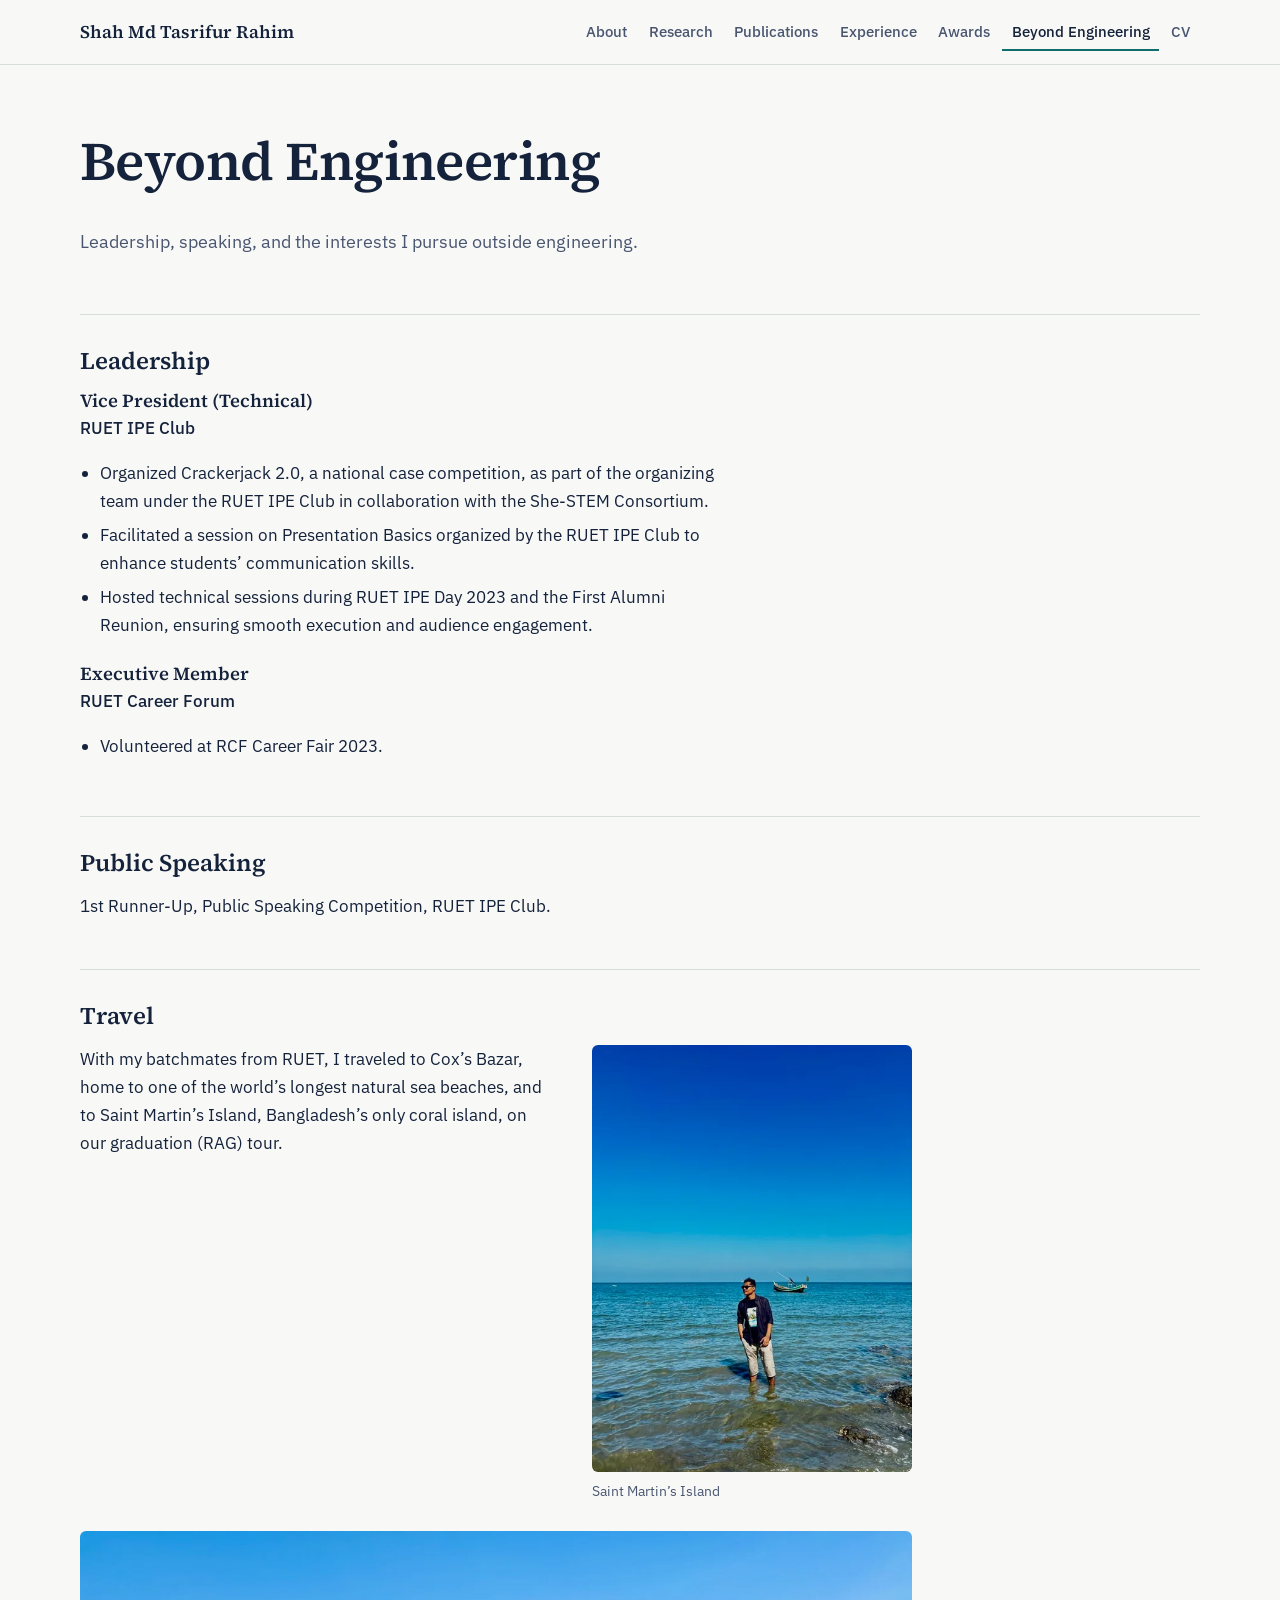
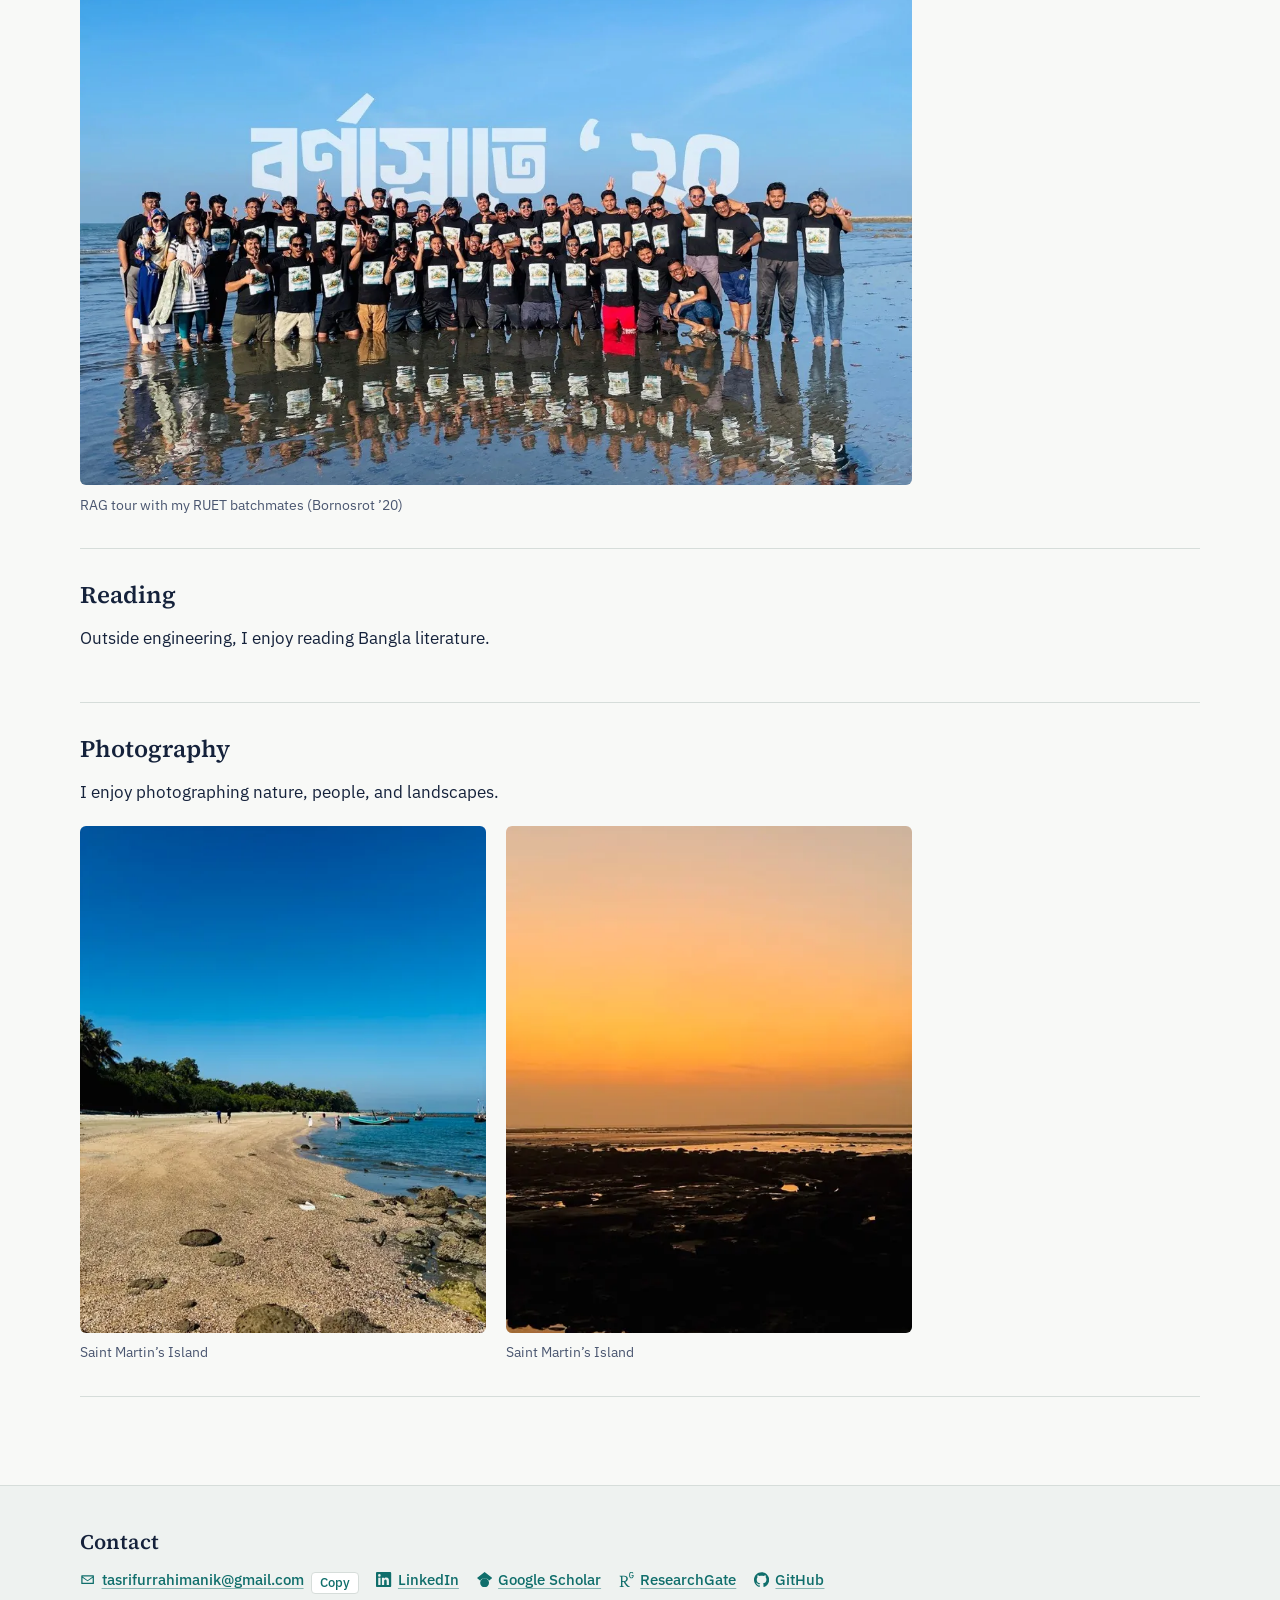
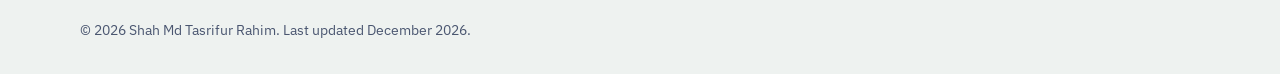
<file: beyond.html>
<!DOCTYPE html>
<html lang="en" class="no-js">
<head>
  <meta charset="utf-8">
  <meta name="viewport" content="width=device-width, initial-scale=1">
  <title>Beyond Engineering | Shah Md Tasrifur Rahim</title>
  <meta name="description" content="Leadership, public speaking, travel, reading, and photography: Shah Md Tasrifur Rahim beyond engineering.">
  <meta name="author" content="Shah Md Tasrifur Rahim">
  <link rel="canonical" href="https://tranikruet.github.io/beyond.html">
  <meta property="og:type" content="website">
  <meta property="og:site_name" content="Shah Md Tasrifur Rahim">
  <meta property="og:title" content="Beyond Engineering | Shah Md Tasrifur Rahim">
  <meta property="og:description" content="Leadership, public speaking, travel, reading, and photography: Shah Md Tasrifur Rahim beyond engineering.">
  <meta property="og:url" content="https://tranikruet.github.io/beyond.html">
  <meta property="og:image" content="https://tranikruet.github.io/assets/img/og-image.jpg">
  <meta property="og:image:width" content="1200">
  <meta property="og:image:height" content="630">
  <meta property="og:image:alt" content="Shah Md Tasrifur Rahim, Industrial Engineering">
  <meta name="twitter:card" content="summary_large_image">
  <meta name="theme-color" content="#F8F9F7">
  <link rel="icon" href="assets/img/favicon.svg" type="image/svg+xml">
  <link rel="icon" href="assets/img/favicon-32.png" sizes="32x32" type="image/png">
  <link rel="apple-touch-icon" href="assets/img/apple-touch-icon.png">
  <link rel="preload" href="assets/fonts/ibm-plex-sans-latin-400-normal.woff2" as="font" type="font/woff2" crossorigin>
  <link rel="preload" href="assets/fonts/source-serif-4-latin-600-normal.woff2" as="font" type="font/woff2" crossorigin>
  <link rel="stylesheet" href="assets/css/style.css">
  <script>document.documentElement.className = "js";</script>
</head>
<body>
  <a class="skip-link" href="#main">Skip to content</a>
  <header class="site-header">
    <div class="wrap">
      <a class="wordmark" href="index.html">Shah Md Tasrifur Rahim</a>
      <button class="nav-toggle" type="button" aria-expanded="false" aria-controls="site-nav">
        <svg viewBox="0 0 24 24" aria-hidden="true" fill="none" stroke="currentColor" stroke-width="2" stroke-linecap="round"><path d="M4 7h16M4 12h16M4 17h16"/></svg>
        Menu
      </button>
      <nav class="site-nav" id="site-nav" aria-label="Main">
        <ul class="nav-list">
          <li><a href="index.html">About</a></li>
          <li><a href="research.html">Research</a></li>
          <li><a href="publications.html">Publications</a></li>
          <li><a href="experience.html">Experience</a></li>
          <li><a href="awards.html">Awards</a></li>
          <li><a href="beyond.html" aria-current="page">Beyond Engineering</a></li>
          <li><a href="cv.html">CV</a></li>
        </ul>
      </nav>
    </div>
  </header>

  <main id="main">
    <div class="wrap page-head">
      <h1>Beyond Engineering</h1>
      <p>Leadership, speaking, and the interests I pursue outside engineering.</p>
    </div>

    <section class="section" aria-label="Beyond engineering" style="padding-top: 1.5rem">
      <div class="wrap">
        <div class="beyond-block reveal">
          <h2>Leadership</h2>
          <div class="role">
            <h3>Vice President (Technical)</h3>
            <p class="org">RUET IPE Club</p>
            <ul>
              <li>Organized Crackerjack 2.0, a national case competition, as part of the organizing team under the RUET IPE Club in collaboration with the She-STEM Consortium.</li>
              <li>Facilitated a session on Presentation Basics organized by the RUET IPE Club to enhance students&rsquo; communication skills.</li>
              <li>Hosted technical sessions during RUET IPE Day 2023 and the First Alumni Reunion, ensuring smooth execution and audience engagement.</li>
            </ul>
          </div>
          <div class="role">
            <h3>Executive Member</h3>
            <p class="org">RUET Career Forum</p>
            <ul><li>Volunteered at RCF Career Fair 2023.</li></ul>
          </div>
        </div>

        <div class="beyond-block reveal">
          <h2>Public Speaking</h2>
          <p>1st Runner-Up, Public Speaking Competition, RUET IPE Club.</p>
        </div>

        <div class="beyond-block reveal">
          <h2>Travel</h2>
          <div class="split">
            <p class="prose">With my batchmates from RUET, I traveled to Cox&rsquo;s Bazar, home to one of the world&rsquo;s longest natural sea beaches, and to Saint Martin&rsquo;s Island, Bangladesh&rsquo;s only coral island, on our graduation (RAG) tour.</p>
            <figure class="photo"><img src="assets/hobbies/saint-martin-sea.webp" srcset="assets/hobbies/saint-martin-sea-700.webp 525w, assets/hobbies/saint-martin-sea.webp 960w" sizes="(max-width: 700px) 100vw, 320px" width="960" height="1280" loading="lazy" alt="Shah Md Tasrifur Rahim standing in clear blue sea water with a fishing boat behind him"><figcaption>Saint Martin&rsquo;s Island</figcaption></figure>
          </div>
          <figure class="photo photo--wide"><img src="assets/hobbies/rag-tour-bornosrot-20.webp" srcset="assets/hobbies/rag-tour-bornosrot-20-700.webp 700w, assets/hobbies/rag-tour-bornosrot-20.webp 1280w" sizes="(max-width: 900px) 100vw, 832px" width="1280" height="853" loading="lazy" alt="Large group of RUET batchmates in matching black T-shirts standing in shallow water on the beach"><figcaption>RAG tour with my RUET batchmates (Bornosrot &rsquo;20)</figcaption></figure>
        </div>

        <div class="beyond-block reveal">
          <h2>Reading</h2>
          <p>Outside engineering, I enjoy reading Bangla literature.</p>
        </div>

        <div class="beyond-block reveal">
          <h2>Photography</h2>
          <p>I enjoy photographing nature, people, and landscapes.</p>
          <div class="photo-grid">
            <figure><img src="assets/hobbies/saint-martin-beach.webp" srcset="assets/hobbies/saint-martin-beach-700.webp 525w, assets/hobbies/saint-martin-beach.webp 960w" sizes="(max-width: 560px) 100vw, 410px" width="960" height="1280" loading="lazy" alt="Curving beach with palm trees, dark coral stones, and fishing boats under a clear blue sky"><figcaption>Saint Martin&rsquo;s Island</figcaption></figure>
            <figure><img src="assets/hobbies/saint-martin-sunset.webp" srcset="assets/hobbies/saint-martin-sunset-700.webp 525w, assets/hobbies/saint-martin-sunset.webp 960w" sizes="(max-width: 560px) 100vw, 410px" width="960" height="1280" loading="lazy" alt="Orange sunset sky over a dark rocky shore at low tide"><figcaption>Saint Martin&rsquo;s Island</figcaption></figure>
          </div>
        </div>
      </div>
    </section>
  </main>

  <footer class="site-footer" id="contact">
    <div class="wrap">
      <h2>Contact</h2>
      <ul class="link-row">
        <li><a data-email-user="tasrifurrahimanik" data-email-domain="gmail.com" href="index.html#contact"><svg class="icon" viewBox="0 0 24 24" aria-hidden="true"><path d="M3 5h18a1 1 0 0 1 1 1v12a1 1 0 0 1-1 1H3a1 1 0 0 1-1-1V6a1 1 0 0 1 1-1zm.8 2 8.2 6.1L20.2 7H3.8zM20 8.9l-7.4 5.5a1 1 0 0 1-1.2 0L4 8.9V17h16V8.9z"/></svg><span data-email-text>Email</span></a></li>
        <li><a href="https://www.linkedin.com/in/tasrifur-rahim-anik" rel="me noopener" target="_blank"><svg class="icon" viewBox="0 0 24 24" aria-hidden="true"><path d="M20.45 20.45h-3.56v-5.57c0-1.33-.02-3.04-1.85-3.04-1.85 0-2.14 1.45-2.14 2.94v5.67H9.35V9h3.41v1.56h.05c.48-.9 1.64-1.85 3.37-1.85 3.6 0 4.27 2.37 4.27 5.46v6.28zM5.34 7.43a2.06 2.06 0 1 1 0-4.12 2.06 2.06 0 0 1 0 4.12zM7.12 20.45H3.56V9h3.56v11.45zM22.22 0H1.77C.79 0 0 .77 0 1.73v20.54C0 23.23.79 24 1.77 24h20.45c.98 0 1.78-.77 1.78-1.73V1.73C24 .77 23.2 0 22.22 0z"/></svg>LinkedIn</a></li>
        <li><a href="https://scholar.google.com/citations?user=0du5g3oAAAAJ&hl=en" rel="me noopener" target="_blank"><svg class="icon" viewBox="0 0 24 24" aria-hidden="true"><path d="M5.242 13.769L0 9.5 12 0l12 9.5-5.242 4.269C17.548 11.249 14.978 9.5 12 9.5c-2.977 0-5.548 1.748-6.758 4.269zM12 10a7 7 0 1 0 0 14 7 7 0 0 0 0-14z"/></svg>Google Scholar</a></li>
        <li><a href="https://www.researchgate.net/profile/Shah-Md-Tasrifur-Rahim" rel="me noopener" target="_blank"><svg class="icon" viewBox="0 0 24 24" aria-hidden="true"><path d="M19.586 0c-.818 0-1.508.19-2.073.565-.563.377-.97.936-1.213 1.68a3.193 3.193 0 0 0-.112.437 8.365 8.365 0 0 0-.078.53 9 9 0 0 0-.05.727c-.01.282-.013.621-.013 1.016a31.121 31.123 0 0 0 .014 1.017 9 9 0 0 0 .05.727 7.946 7.946 0 0 0 .077.53h-.005a3.334 3.334 0 0 0 .113.438c.245.743.65 1.303 1.214 1.68.565.376 1.256.564 2.075.564.8 0 1.536-.213 2.105-.603.57-.39.94-.916 1.175-1.65.076-.235.135-.558.177-.93a10.9 10.9 0 0 0 .043-1.207v-.82c0-.095-.047-.142-.14-.142h-3.064c-.094 0-.14.047-.14.141v.956c0 .094.046.14.14.14h1.666c.056 0 .084.03.084.086 0 .36 0 .62-.036.865-.038.244-.1.447-.147.606-.108.385-.348.664-.638.876-.29.212-.738.35-1.227.35-.545 0-.901-.15-1.21-.353-.306-.203-.517-.454-.67-.915a3.136 3.136 0 0 1-.147-.762 17.366 17.367 0 0 1-.034-.656c-.01-.26-.014-.572-.014-.939a26.401 26.403 0 0 1 .014-.938 15.821 15.822 0 0 1 .035-.656 3.19 3.19 0 0 1 .148-.76 1.89 1.89 0 0 1 .742-1.01c.344-.244.593-.352 1.137-.352.508 0 .815.096 1.144.303.33.207.528.492.764.925.047.094.111.118.198.07l1.044-.43c.075-.048.09-.115.042-.199a3.549 3.549 0 0 0-.466-.742 3 3 0 0 0-.679-.607 3.313 3.313 0 0 0-.903-.41A4.068 4.068 0 0 0 19.586 0zM8.217 5.836c-1.69 0-3.036.086-4.297.086-1.146 0-2.291 0-3.007-.029v.831l1.088.2c.744.144 1.174.488 1.174 2.264v11.288c0 1.777-.43 2.12-1.174 2.263l-1.088.2v.832c.773-.029 2.12-.086 3.465-.086 1.29 0 2.951.057 3.667.086v-.831l-1.49-.2c-.773-.115-1.174-.487-1.174-2.264v-4.784c.688.057 1.29.057 2.206.057 1.748 3.123 3.41 5.472 4.355 6.56.86 1.032 2.177 1.691 3.839 1.691.487 0 1.003-.086 1.318-.23v-.744c-1.031 0-2.063-.716-2.808-1.518-1.26-1.376-2.95-3.582-4.355-6.074 2.32-.545 4.04-2.722 4.04-4.9 0-3.208-2.492-4.698-5.758-4.698zm-.515 1.29c2.406 0 3.839 1.26 3.839 3.552 0 2.263-1.547 3.782-4.097 3.782-.974 0-1.404-.03-2.063-.086v-7.19c.66-.059 1.547-.059 2.32-.059z"/></svg>ResearchGate</a></li>
        <li><a href="https://github.com/tranikruet" rel="me noopener" target="_blank"><svg class="icon" viewBox="0 0 24 24" aria-hidden="true"><path d="M12 .297c-6.63 0-12 5.373-12 12 0 5.303 3.438 9.8 8.205 11.385.6.113.82-.258.82-.577 0-.285-.01-1.04-.015-2.04-3.338.724-4.042-1.61-4.042-1.61C4.422 18.07 3.633 17.7 3.633 17.7c-1.087-.744.084-.729.084-.729 1.205.084 1.838 1.236 1.838 1.236 1.07 1.835 2.809 1.305 3.495.998.108-.776.417-1.305.76-1.605-2.665-.3-5.466-1.332-5.466-5.93 0-1.31.465-2.38 1.235-3.22-.135-.303-.54-1.523.105-3.176 0 0 1.005-.322 3.3 1.23.96-.267 1.98-.399 3-.405 1.02.006 2.04.138 3 .405 2.28-1.552 3.285-1.23 3.285-1.23.645 1.653.24 2.873.12 3.176.765.84 1.23 1.91 1.23 3.22 0 4.61-2.805 5.625-5.475 5.92.42.36.81 1.096.81 2.22 0 1.606-.015 2.896-.015 3.286 0 .315.21.69.825.57C20.565 22.092 24 17.592 24 12.297c0-6.627-5.373-12-12-12"/></svg>GitHub</a></li>
      </ul>
      <noscript><p class="small">Email: tasrifurrahimanik [at] gmail [dot] com</p></noscript>
      <p class="footer-meta">&copy; <span data-year>2026</span> Shah Md Tasrifur Rahim. Last updated <span data-updated>September 2026</span>.</p>
    </div>
  </footer>
  <script src="assets/js/main.js" defer></script>
</body>
</html>
</file>
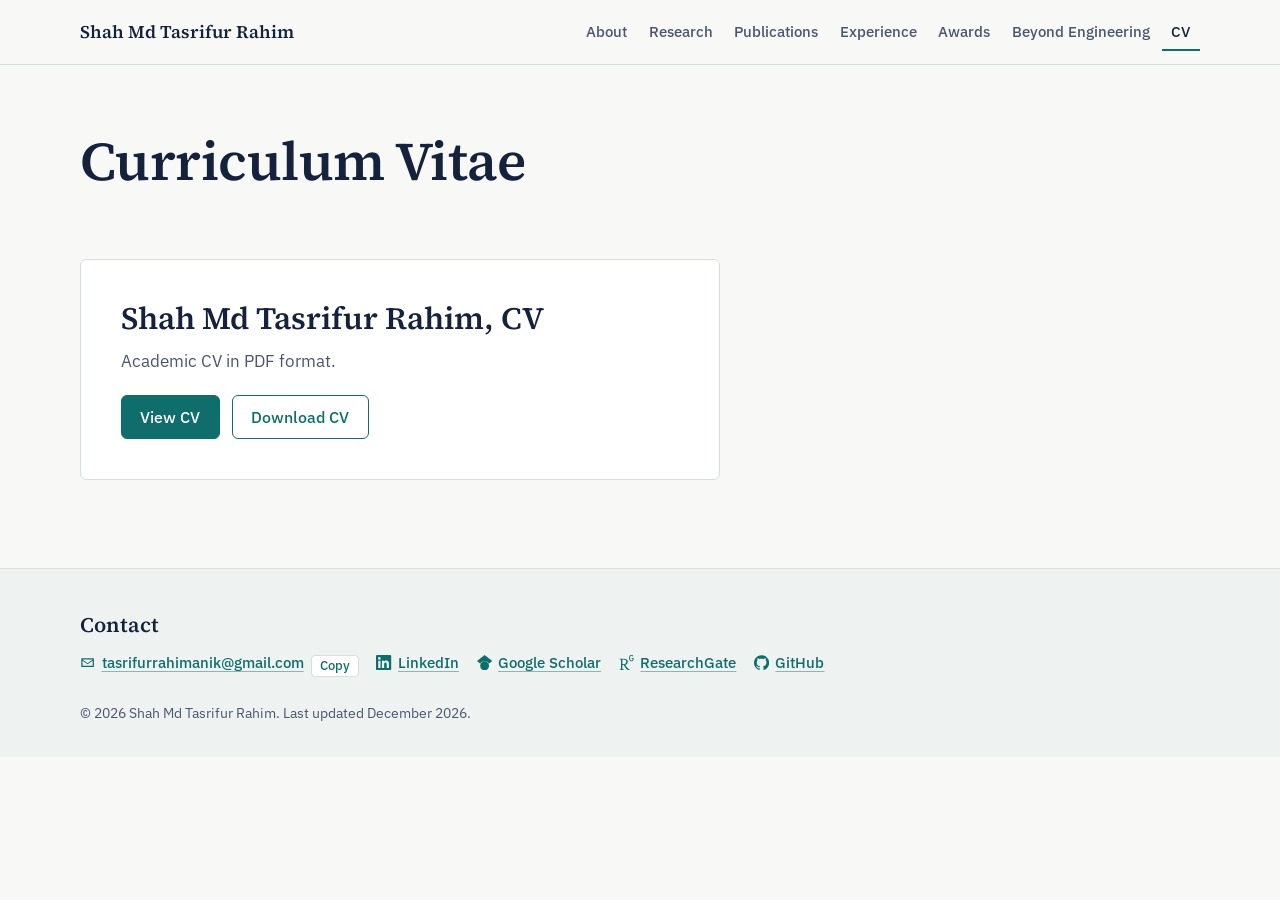
<file: cv.html>
<!DOCTYPE html>
<html lang="en" class="no-js">
<head>
  <meta charset="utf-8">
  <meta name="viewport" content="width=device-width, initial-scale=1">
  <title>CV | Shah Md Tasrifur Rahim</title>
  <meta name="description" content="Curriculum vitae of Shah Md Tasrifur Rahim, Industrial &amp; Production Engineering graduate from RUET.">
  <meta name="author" content="Shah Md Tasrifur Rahim">
  <link rel="canonical" href="https://tranikruet.github.io/cv.html">
  <meta property="og:type" content="website">
  <meta property="og:site_name" content="Shah Md Tasrifur Rahim">
  <meta property="og:title" content="CV | Shah Md Tasrifur Rahim">
  <meta property="og:description" content="Curriculum vitae of Shah Md Tasrifur Rahim, Industrial &amp; Production Engineering graduate from RUET.">
  <meta property="og:url" content="https://tranikruet.github.io/cv.html">
  <meta property="og:image" content="https://tranikruet.github.io/assets/img/og-image.jpg">
  <meta property="og:image:width" content="1200">
  <meta property="og:image:height" content="630">
  <meta property="og:image:alt" content="Shah Md Tasrifur Rahim, Industrial Engineering">
  <meta name="twitter:card" content="summary_large_image">
  <meta name="theme-color" content="#F8F9F7">
  <link rel="icon" href="assets/img/favicon.svg" type="image/svg+xml">
  <link rel="icon" href="assets/img/favicon-32.png" sizes="32x32" type="image/png">
  <link rel="apple-touch-icon" href="assets/img/apple-touch-icon.png">
  <link rel="preload" href="assets/fonts/ibm-plex-sans-latin-400-normal.woff2" as="font" type="font/woff2" crossorigin>
  <link rel="preload" href="assets/fonts/source-serif-4-latin-600-normal.woff2" as="font" type="font/woff2" crossorigin>
  <link rel="stylesheet" href="assets/css/style.css">
  <script>document.documentElement.className = "js";</script>
</head>
<body>
  <a class="skip-link" href="#main">Skip to content</a>
  <header class="site-header">
    <div class="wrap">
      <a class="wordmark" href="index.html">Shah Md Tasrifur Rahim</a>
      <button class="nav-toggle" type="button" aria-expanded="false" aria-controls="site-nav">
        <svg viewBox="0 0 24 24" aria-hidden="true" fill="none" stroke="currentColor" stroke-width="2" stroke-linecap="round"><path d="M4 7h16M4 12h16M4 17h16"/></svg>
        Menu
      </button>
      <nav class="site-nav" id="site-nav" aria-label="Main">
        <ul class="nav-list">
          <li><a href="index.html">About</a></li>
          <li><a href="research.html">Research</a></li>
          <li><a href="publications.html">Publications</a></li>
          <li><a href="experience.html">Experience</a></li>
          <li><a href="awards.html">Awards</a></li>
          <li><a href="beyond.html">Beyond Engineering</a></li>
          <li><a href="cv.html" aria-current="page">CV</a></li>
        </ul>
      </nav>
    </div>
  </header>

  <main id="main">
    <div class="wrap page-head">
      <h1>Curriculum Vitae</h1>
    </div>
    <section class="section" style="padding-top: 1rem" aria-label="CV">
      <div class="wrap">
        <!-- CV: upload your PDF to assets/cv/ with exactly this name and the buttons appear automatically. -->
        <div class="cv-panel" data-cv="assets/cv/Shah_Md_Tasrifur_Rahim_CV.pdf">
          <div class="cv-pending">
            <h2>CV coming soon</h2>
            <p class="cv-status">An updated academic CV will be available here shortly. In the meantime, the <a href="research.html">Research</a>, <a href="publications.html">Publications</a>, and <a href="experience.html">Experience</a> pages cover the same ground.</p>
          </div>
          <div class="cv-actions" hidden>
            <h2>Shah Md Tasrifur Rahim, CV</h2>
            <p class="cv-status">Academic CV in PDF format.</p>
            <div class="btn-row">
              <a class="btn btn--primary" href="assets/cv/Shah_Md_Tasrifur_Rahim_CV.pdf" target="_blank" rel="noopener">View CV</a>
              <a class="btn btn--ghost" href="assets/cv/Shah_Md_Tasrifur_Rahim_CV.pdf" download>Download CV</a>
            </div>
          </div>
        </div>
      </div>
    </section>
  </main>

  <footer class="site-footer" id="contact">
    <div class="wrap">
      <h2>Contact</h2>
      <ul class="link-row">
        <li><a data-email-user="tasrifurrahimanik" data-email-domain="gmail.com" href="index.html#contact"><svg class="icon" viewBox="0 0 24 24" aria-hidden="true"><path d="M3 5h18a1 1 0 0 1 1 1v12a1 1 0 0 1-1 1H3a1 1 0 0 1-1-1V6a1 1 0 0 1 1-1zm.8 2 8.2 6.1L20.2 7H3.8zM20 8.9l-7.4 5.5a1 1 0 0 1-1.2 0L4 8.9V17h16V8.9z"/></svg><span data-email-text>Email</span></a></li>
        <li><a href="https://www.linkedin.com/in/tasrifur-rahim-anik" rel="me noopener" target="_blank"><svg class="icon" viewBox="0 0 24 24" aria-hidden="true"><path d="M20.45 20.45h-3.56v-5.57c0-1.33-.02-3.04-1.85-3.04-1.85 0-2.14 1.45-2.14 2.94v5.67H9.35V9h3.41v1.56h.05c.48-.9 1.64-1.85 3.37-1.85 3.6 0 4.27 2.37 4.27 5.46v6.28zM5.34 7.43a2.06 2.06 0 1 1 0-4.12 2.06 2.06 0 0 1 0 4.12zM7.12 20.45H3.56V9h3.56v11.45zM22.22 0H1.77C.79 0 0 .77 0 1.73v20.54C0 23.23.79 24 1.77 24h20.45c.98 0 1.78-.77 1.78-1.73V1.73C24 .77 23.2 0 22.22 0z"/></svg>LinkedIn</a></li>
        <li><a href="https://scholar.google.com/citations?user=0du5g3oAAAAJ&hl=en" rel="me noopener" target="_blank"><svg class="icon" viewBox="0 0 24 24" aria-hidden="true"><path d="M5.242 13.769L0 9.5 12 0l12 9.5-5.242 4.269C17.548 11.249 14.978 9.5 12 9.5c-2.977 0-5.548 1.748-6.758 4.269zM12 10a7 7 0 1 0 0 14 7 7 0 0 0 0-14z"/></svg>Google Scholar</a></li>
        <li><a href="https://www.researchgate.net/profile/Shah-Md-Tasrifur-Rahim" rel="me noopener" target="_blank"><svg class="icon" viewBox="0 0 24 24" aria-hidden="true"><path d="M19.586 0c-.818 0-1.508.19-2.073.565-.563.377-.97.936-1.213 1.68a3.193 3.193 0 0 0-.112.437 8.365 8.365 0 0 0-.078.53 9 9 0 0 0-.05.727c-.01.282-.013.621-.013 1.016a31.121 31.123 0 0 0 .014 1.017 9 9 0 0 0 .05.727 7.946 7.946 0 0 0 .077.53h-.005a3.334 3.334 0 0 0 .113.438c.245.743.65 1.303 1.214 1.68.565.376 1.256.564 2.075.564.8 0 1.536-.213 2.105-.603.57-.39.94-.916 1.175-1.65.076-.235.135-.558.177-.93a10.9 10.9 0 0 0 .043-1.207v-.82c0-.095-.047-.142-.14-.142h-3.064c-.094 0-.14.047-.14.141v.956c0 .094.046.14.14.14h1.666c.056 0 .084.03.084.086 0 .36 0 .62-.036.865-.038.244-.1.447-.147.606-.108.385-.348.664-.638.876-.29.212-.738.35-1.227.35-.545 0-.901-.15-1.21-.353-.306-.203-.517-.454-.67-.915a3.136 3.136 0 0 1-.147-.762 17.366 17.367 0 0 1-.034-.656c-.01-.26-.014-.572-.014-.939a26.401 26.403 0 0 1 .014-.938 15.821 15.822 0 0 1 .035-.656 3.19 3.19 0 0 1 .148-.76 1.89 1.89 0 0 1 .742-1.01c.344-.244.593-.352 1.137-.352.508 0 .815.096 1.144.303.33.207.528.492.764.925.047.094.111.118.198.07l1.044-.43c.075-.048.09-.115.042-.199a3.549 3.549 0 0 0-.466-.742 3 3 0 0 0-.679-.607 3.313 3.313 0 0 0-.903-.41A4.068 4.068 0 0 0 19.586 0zM8.217 5.836c-1.69 0-3.036.086-4.297.086-1.146 0-2.291 0-3.007-.029v.831l1.088.2c.744.144 1.174.488 1.174 2.264v11.288c0 1.777-.43 2.12-1.174 2.263l-1.088.2v.832c.773-.029 2.12-.086 3.465-.086 1.29 0 2.951.057 3.667.086v-.831l-1.49-.2c-.773-.115-1.174-.487-1.174-2.264v-4.784c.688.057 1.29.057 2.206.057 1.748 3.123 3.41 5.472 4.355 6.56.86 1.032 2.177 1.691 3.839 1.691.487 0 1.003-.086 1.318-.23v-.744c-1.031 0-2.063-.716-2.808-1.518-1.26-1.376-2.95-3.582-4.355-6.074 2.32-.545 4.04-2.722 4.04-4.9 0-3.208-2.492-4.698-5.758-4.698zm-.515 1.29c2.406 0 3.839 1.26 3.839 3.552 0 2.263-1.547 3.782-4.097 3.782-.974 0-1.404-.03-2.063-.086v-7.19c.66-.059 1.547-.059 2.32-.059z"/></svg>ResearchGate</a></li>
        <li><a href="https://github.com/tranikruet" rel="me noopener" target="_blank"><svg class="icon" viewBox="0 0 24 24" aria-hidden="true"><path d="M12 .297c-6.63 0-12 5.373-12 12 0 5.303 3.438 9.8 8.205 11.385.6.113.82-.258.82-.577 0-.285-.01-1.04-.015-2.04-3.338.724-4.042-1.61-4.042-1.61C4.422 18.07 3.633 17.7 3.633 17.7c-1.087-.744.084-.729.084-.729 1.205.084 1.838 1.236 1.838 1.236 1.07 1.835 2.809 1.305 3.495.998.108-.776.417-1.305.76-1.605-2.665-.3-5.466-1.332-5.466-5.93 0-1.31.465-2.38 1.235-3.22-.135-.303-.54-1.523.105-3.176 0 0 1.005-.322 3.3 1.23.96-.267 1.98-.399 3-.405 1.02.006 2.04.138 3 .405 2.28-1.552 3.285-1.23 3.285-1.23.645 1.653.24 2.873.12 3.176.765.84 1.23 1.91 1.23 3.22 0 4.61-2.805 5.625-5.475 5.92.42.36.81 1.096.81 2.22 0 1.606-.015 2.896-.015 3.286 0 .315.21.69.825.57C20.565 22.092 24 17.592 24 12.297c0-6.627-5.373-12-12-12"/></svg>GitHub</a></li>
      </ul>
      <noscript><p class="small">Email: tasrifurrahimanik [at] gmail [dot] com</p></noscript>
      <p class="footer-meta">&copy; <span data-year>2026</span> Shah Md Tasrifur Rahim. Last updated <span data-updated>September 2026</span>.</p>
    </div>
  </footer>
  <script src="assets/js/main.js" defer></script>
</body>
</html>
</file>
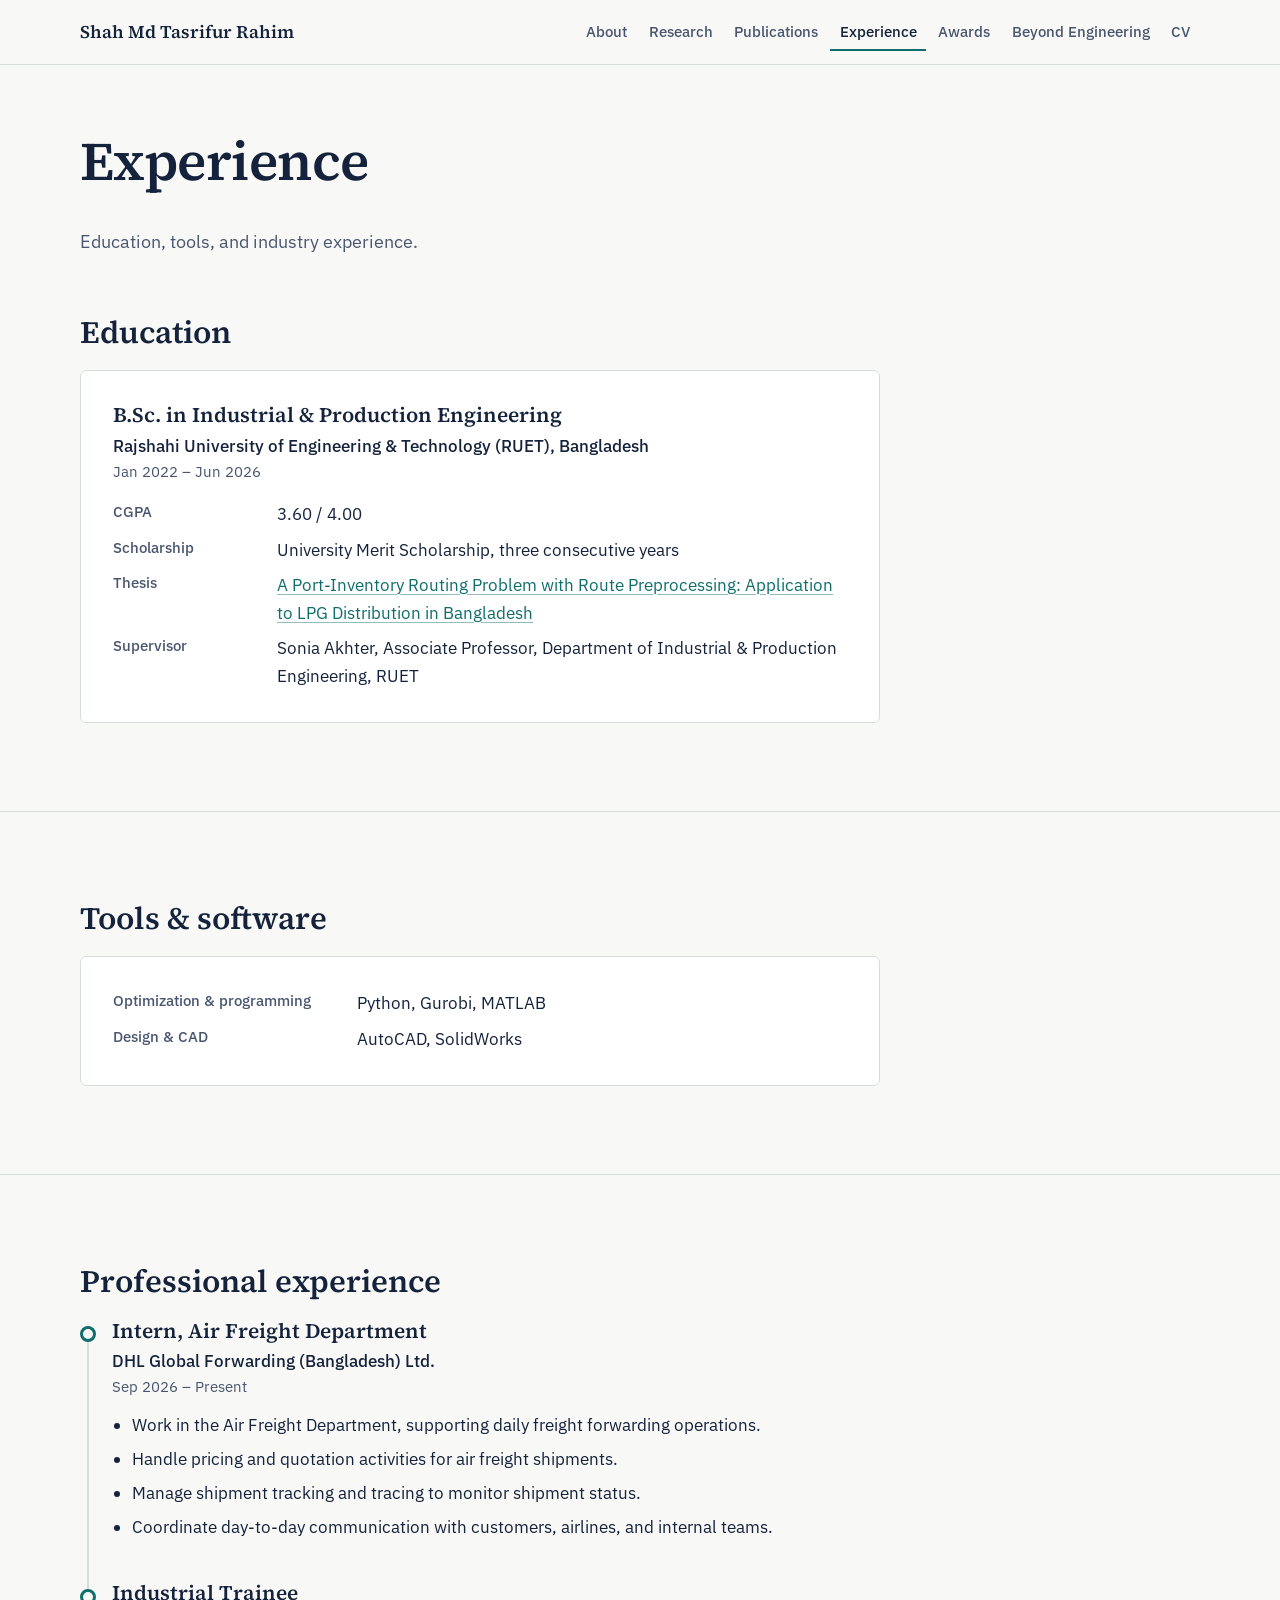
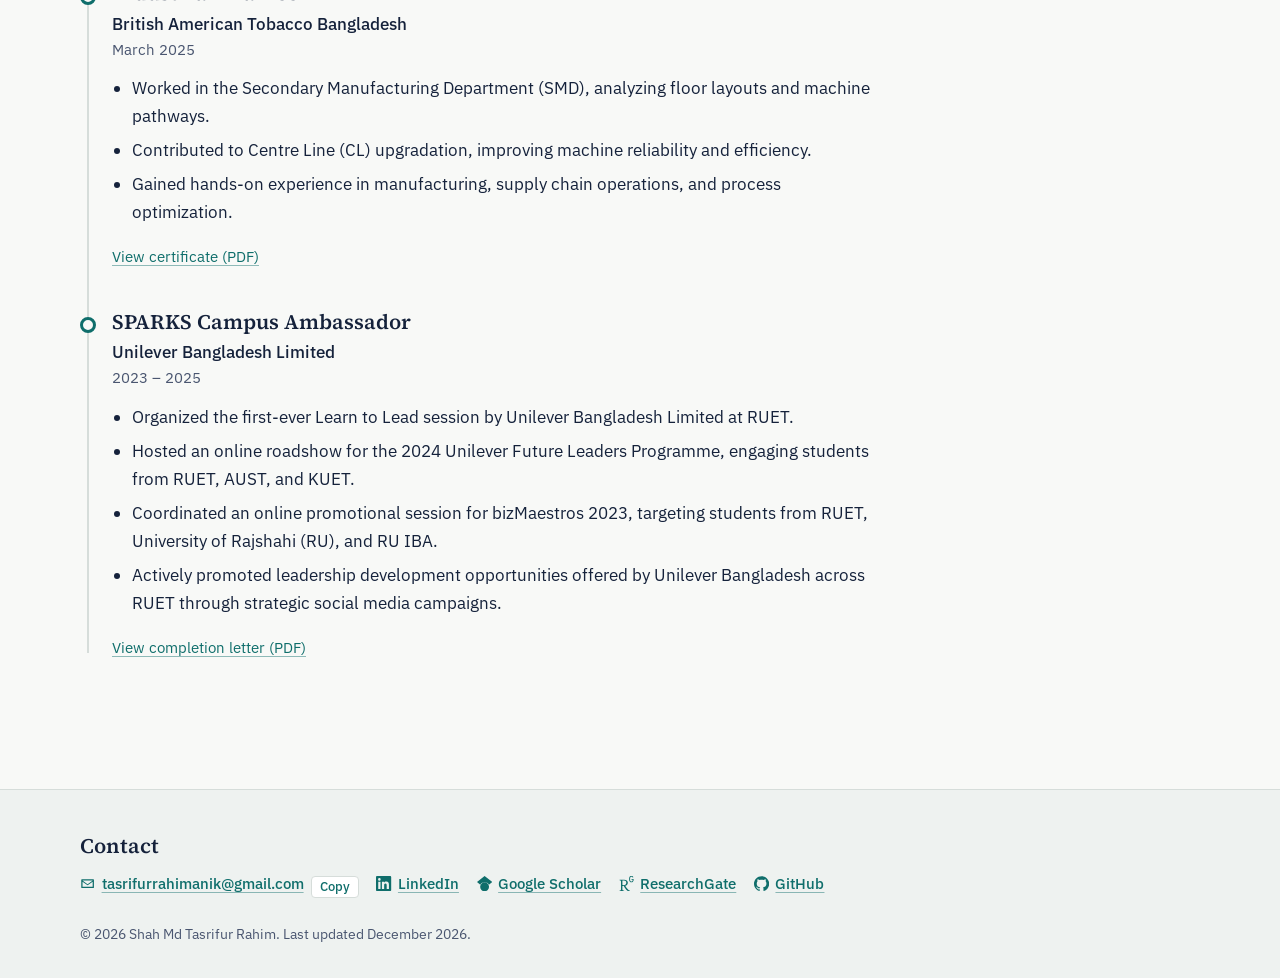
<file: experience.html>
<!DOCTYPE html>
<html lang="en" class="no-js">
<head>
  <meta charset="utf-8">
  <meta name="viewport" content="width=device-width, initial-scale=1">
  <title>Experience | Shah Md Tasrifur Rahim</title>
  <meta name="description" content="Education and experience of Shah Md Tasrifur Rahim: B.Sc. in Industrial &amp; Production Engineering at RUET, tools including Python, Gurobi, and MATLAB, DHL Global Forwarding, British American Tobacco Bangladesh, and Unilever Bangladesh.">
  <meta name="author" content="Shah Md Tasrifur Rahim">
  <link rel="canonical" href="https://tranikruet.github.io/experience.html">
  <meta property="og:type" content="website">
  <meta property="og:site_name" content="Shah Md Tasrifur Rahim">
  <meta property="og:title" content="Experience | Shah Md Tasrifur Rahim">
  <meta property="og:description" content="Education and experience of Shah Md Tasrifur Rahim: B.Sc. in Industrial &amp; Production Engineering at RUET, tools including Python, Gurobi, and MATLAB, DHL Global Forwarding, British American Tobacco Bangladesh, and Unilever Bangladesh.">
  <meta property="og:url" content="https://tranikruet.github.io/experience.html">
  <meta property="og:image" content="https://tranikruet.github.io/assets/img/og-image.jpg">
  <meta property="og:image:width" content="1200">
  <meta property="og:image:height" content="630">
  <meta property="og:image:alt" content="Shah Md Tasrifur Rahim, Industrial Engineering">
  <meta name="twitter:card" content="summary_large_image">
  <meta name="theme-color" content="#F8F9F7">
  <link rel="icon" href="assets/img/favicon.svg" type="image/svg+xml">
  <link rel="icon" href="assets/img/favicon-32.png" sizes="32x32" type="image/png">
  <link rel="apple-touch-icon" href="assets/img/apple-touch-icon.png">
  <link rel="preload" href="assets/fonts/ibm-plex-sans-latin-400-normal.woff2" as="font" type="font/woff2" crossorigin>
  <link rel="preload" href="assets/fonts/source-serif-4-latin-600-normal.woff2" as="font" type="font/woff2" crossorigin>
  <link rel="stylesheet" href="assets/css/style.css">
  <script>document.documentElement.className = "js";</script>
</head>
<body>
  <a class="skip-link" href="#main">Skip to content</a>
  <header class="site-header">
    <div class="wrap">
      <a class="wordmark" href="index.html">Shah Md Tasrifur Rahim</a>
      <button class="nav-toggle" type="button" aria-expanded="false" aria-controls="site-nav">
        <svg viewBox="0 0 24 24" aria-hidden="true" fill="none" stroke="currentColor" stroke-width="2" stroke-linecap="round"><path d="M4 7h16M4 12h16M4 17h16"/></svg>
        Menu
      </button>
      <nav class="site-nav" id="site-nav" aria-label="Main">
        <ul class="nav-list">
          <li><a href="index.html">About</a></li>
          <li><a href="research.html">Research</a></li>
          <li><a href="publications.html">Publications</a></li>
          <li><a href="experience.html" aria-current="page">Experience</a></li>
          <li><a href="awards.html">Awards</a></li>
          <li><a href="beyond.html">Beyond Engineering</a></li>
          <li><a href="cv.html">CV</a></li>
        </ul>
      </nav>
    </div>
  </header>

  <main id="main">
    <div class="wrap page-head">
      <h1>Experience</h1>
      <p>Education, tools, and industry experience.</p>
    </div>

    <section class="section reveal" aria-labelledby="education" style="padding-top: 1.5rem">
      <div class="wrap">
        <h2 id="education">Education</h2>
        <div class="edu">
          <h3>B.Sc. in Industrial &amp; Production Engineering</h3>
          <p class="org">Rajshahi University of Engineering &amp; Technology (RUET), Bangladesh</p>
          <p class="dates">Jan 2022 &ndash; Jun 2026</p>
          <dl class="facts">
            <dt>CGPA</dt><dd>3.60 / 4.00</dd>
            <dt>Scholarship</dt><dd>University Merit Scholarship, three consecutive years</dd>
            <dt>Thesis</dt><dd><a href="research.html#lpg-distribution">A Port-Inventory Routing Problem with Route Preprocessing: Application to LPG Distribution in Bangladesh</a></dd>
            <dt>Supervisor</dt><dd>Sonia Akhter, Associate Professor, Department of Industrial &amp; Production Engineering, RUET</dd>
          </dl>
        </div>
      </div>
    </section>

    <section class="section reveal" aria-labelledby="tools">
      <div class="wrap">
        <h2 id="tools">Tools &amp; software</h2>
        <!-- TOOLS: to add a tool, type it into the matching list below. -->
        <div class="edu">
          <dl class="facts facts--wide">
            <dt>Optimization &amp; programming</dt><dd>Python, Gurobi, MATLAB</dd>
            <dt>Design &amp; CAD</dt><dd>AutoCAD, SolidWorks</dd>
          </dl>
        </div>
      </div>
    </section>

    <section class="section" aria-labelledby="work">
      <div class="wrap">
        <h2 id="work">Professional experience</h2>
        <!-- EXPERIENCE: newest first. To add a role, copy one <li> block and edit it. -->
        <ol class="timeline">
          <li>
            <h3>Intern, Air Freight Department</h3>
            <p class="org">DHL Global Forwarding (Bangladesh) Ltd.</p>
            <p class="dates">Sep 2026 &ndash; Present</p>
            <ul>
              <li>Work in the Air Freight Department, supporting daily freight forwarding operations.</li>
              <li>Handle pricing and quotation activities for air freight shipments.</li>
              <li>Manage shipment tracking and tracing to monitor shipment status.</li>
              <li>Coordinate day-to-day communication with customers, airlines, and internal teams.</li>
            </ul>
          </li>
          <li>
            <h3>Industrial Trainee</h3>
            <p class="org">British American Tobacco Bangladesh</p>
            <p class="dates">March 2025</p>
            <ul>
              <li>Worked in the Secondary Manufacturing Department (SMD), analyzing floor layouts and machine pathways.</li>
              <li>Contributed to Centre Line (CL) upgradation, improving machine reliability and efficiency.</li>
              <li>Gained hands-on experience in manufacturing, supply chain operations, and process optimization.</li>
            </ul>
            <a class="doc-link" href="assets/experience/bat-industrial-attachment-certificate.pdf" target="_blank" rel="noopener">View certificate (PDF)</a>
          </li>
          <li>
            <h3>SPARKS Campus Ambassador</h3>
            <p class="org">Unilever Bangladesh Limited</p>
            <p class="dates">2023 &ndash; 2025</p>
            <ul>
              <li>Organized the first-ever Learn to Lead session by Unilever Bangladesh Limited at RUET.</li>
              <li>Hosted an online roadshow for the 2024 Unilever Future Leaders Programme, engaging students from RUET, AUST, and KUET.</li>
              <li>Coordinated an online promotional session for bizMaestros 2023, targeting students from RUET, University of Rajshahi (RU), and RU IBA.</li>
              <li>Actively promoted leadership development opportunities offered by Unilever Bangladesh across RUET through strategic social media campaigns.</li>
            </ul>
            <a class="doc-link" href="assets/experience/unilever-sparks-completion-letter.pdf" target="_blank" rel="noopener">View completion letter (PDF)</a>
          </li>
        </ol>
      </div>
    </section>
  </main>

  <footer class="site-footer" id="contact">
    <div class="wrap">
      <h2>Contact</h2>
      <ul class="link-row">
        <li><a data-email-user="tasrifurrahimanik" data-email-domain="gmail.com" href="index.html#contact"><svg class="icon" viewBox="0 0 24 24" aria-hidden="true"><path d="M3 5h18a1 1 0 0 1 1 1v12a1 1 0 0 1-1 1H3a1 1 0 0 1-1-1V6a1 1 0 0 1 1-1zm.8 2 8.2 6.1L20.2 7H3.8zM20 8.9l-7.4 5.5a1 1 0 0 1-1.2 0L4 8.9V17h16V8.9z"/></svg><span data-email-text>Email</span></a></li>
        <li><a href="https://www.linkedin.com/in/tasrifur-rahim-anik" rel="me noopener" target="_blank"><svg class="icon" viewBox="0 0 24 24" aria-hidden="true"><path d="M20.45 20.45h-3.56v-5.57c0-1.33-.02-3.04-1.85-3.04-1.85 0-2.14 1.45-2.14 2.94v5.67H9.35V9h3.41v1.56h.05c.48-.9 1.64-1.85 3.37-1.85 3.6 0 4.27 2.37 4.27 5.46v6.28zM5.34 7.43a2.06 2.06 0 1 1 0-4.12 2.06 2.06 0 0 1 0 4.12zM7.12 20.45H3.56V9h3.56v11.45zM22.22 0H1.77C.79 0 0 .77 0 1.73v20.54C0 23.23.79 24 1.77 24h20.45c.98 0 1.78-.77 1.78-1.73V1.73C24 .77 23.2 0 22.22 0z"/></svg>LinkedIn</a></li>
        <li><a href="https://scholar.google.com/citations?user=0du5g3oAAAAJ&hl=en" rel="me noopener" target="_blank"><svg class="icon" viewBox="0 0 24 24" aria-hidden="true"><path d="M5.242 13.769L0 9.5 12 0l12 9.5-5.242 4.269C17.548 11.249 14.978 9.5 12 9.5c-2.977 0-5.548 1.748-6.758 4.269zM12 10a7 7 0 1 0 0 14 7 7 0 0 0 0-14z"/></svg>Google Scholar</a></li>
        <li><a href="https://www.researchgate.net/profile/Shah-Md-Tasrifur-Rahim" rel="me noopener" target="_blank"><svg class="icon" viewBox="0 0 24 24" aria-hidden="true"><path d="M19.586 0c-.818 0-1.508.19-2.073.565-.563.377-.97.936-1.213 1.68a3.193 3.193 0 0 0-.112.437 8.365 8.365 0 0 0-.078.53 9 9 0 0 0-.05.727c-.01.282-.013.621-.013 1.016a31.121 31.123 0 0 0 .014 1.017 9 9 0 0 0 .05.727 7.946 7.946 0 0 0 .077.53h-.005a3.334 3.334 0 0 0 .113.438c.245.743.65 1.303 1.214 1.68.565.376 1.256.564 2.075.564.8 0 1.536-.213 2.105-.603.57-.39.94-.916 1.175-1.65.076-.235.135-.558.177-.93a10.9 10.9 0 0 0 .043-1.207v-.82c0-.095-.047-.142-.14-.142h-3.064c-.094 0-.14.047-.14.141v.956c0 .094.046.14.14.14h1.666c.056 0 .084.03.084.086 0 .36 0 .62-.036.865-.038.244-.1.447-.147.606-.108.385-.348.664-.638.876-.29.212-.738.35-1.227.35-.545 0-.901-.15-1.21-.353-.306-.203-.517-.454-.67-.915a3.136 3.136 0 0 1-.147-.762 17.366 17.367 0 0 1-.034-.656c-.01-.26-.014-.572-.014-.939a26.401 26.403 0 0 1 .014-.938 15.821 15.822 0 0 1 .035-.656 3.19 3.19 0 0 1 .148-.76 1.89 1.89 0 0 1 .742-1.01c.344-.244.593-.352 1.137-.352.508 0 .815.096 1.144.303.33.207.528.492.764.925.047.094.111.118.198.07l1.044-.43c.075-.048.09-.115.042-.199a3.549 3.549 0 0 0-.466-.742 3 3 0 0 0-.679-.607 3.313 3.313 0 0 0-.903-.41A4.068 4.068 0 0 0 19.586 0zM8.217 5.836c-1.69 0-3.036.086-4.297.086-1.146 0-2.291 0-3.007-.029v.831l1.088.2c.744.144 1.174.488 1.174 2.264v11.288c0 1.777-.43 2.12-1.174 2.263l-1.088.2v.832c.773-.029 2.12-.086 3.465-.086 1.29 0 2.951.057 3.667.086v-.831l-1.49-.2c-.773-.115-1.174-.487-1.174-2.264v-4.784c.688.057 1.29.057 2.206.057 1.748 3.123 3.41 5.472 4.355 6.56.86 1.032 2.177 1.691 3.839 1.691.487 0 1.003-.086 1.318-.23v-.744c-1.031 0-2.063-.716-2.808-1.518-1.26-1.376-2.95-3.582-4.355-6.074 2.32-.545 4.04-2.722 4.04-4.9 0-3.208-2.492-4.698-5.758-4.698zm-.515 1.29c2.406 0 3.839 1.26 3.839 3.552 0 2.263-1.547 3.782-4.097 3.782-.974 0-1.404-.03-2.063-.086v-7.19c.66-.059 1.547-.059 2.32-.059z"/></svg>ResearchGate</a></li>
        <li><a href="https://github.com/tranikruet" rel="me noopener" target="_blank"><svg class="icon" viewBox="0 0 24 24" aria-hidden="true"><path d="M12 .297c-6.63 0-12 5.373-12 12 0 5.303 3.438 9.8 8.205 11.385.6.113.82-.258.82-.577 0-.285-.01-1.04-.015-2.04-3.338.724-4.042-1.61-4.042-1.61C4.422 18.07 3.633 17.7 3.633 17.7c-1.087-.744.084-.729.084-.729 1.205.084 1.838 1.236 1.838 1.236 1.07 1.835 2.809 1.305 3.495.998.108-.776.417-1.305.76-1.605-2.665-.3-5.466-1.332-5.466-5.93 0-1.31.465-2.38 1.235-3.22-.135-.303-.54-1.523.105-3.176 0 0 1.005-.322 3.3 1.23.96-.267 1.98-.399 3-.405 1.02.006 2.04.138 3 .405 2.28-1.552 3.285-1.23 3.285-1.23.645 1.653.24 2.873.12 3.176.765.84 1.23 1.91 1.23 3.22 0 4.61-2.805 5.625-5.475 5.92.42.36.81 1.096.81 2.22 0 1.606-.015 2.896-.015 3.286 0 .315.21.69.825.57C20.565 22.092 24 17.592 24 12.297c0-6.627-5.373-12-12-12"/></svg>GitHub</a></li>
      </ul>
      <noscript><p class="small">Email: tasrifurrahimanik [at] gmail [dot] com</p></noscript>
      <p class="footer-meta">&copy; <span data-year>2026</span> Shah Md Tasrifur Rahim. Last updated <span data-updated>September 2026</span>.</p>
    </div>
  </footer>
  <script src="assets/js/main.js" defer></script>
</body>
</html>
</file>
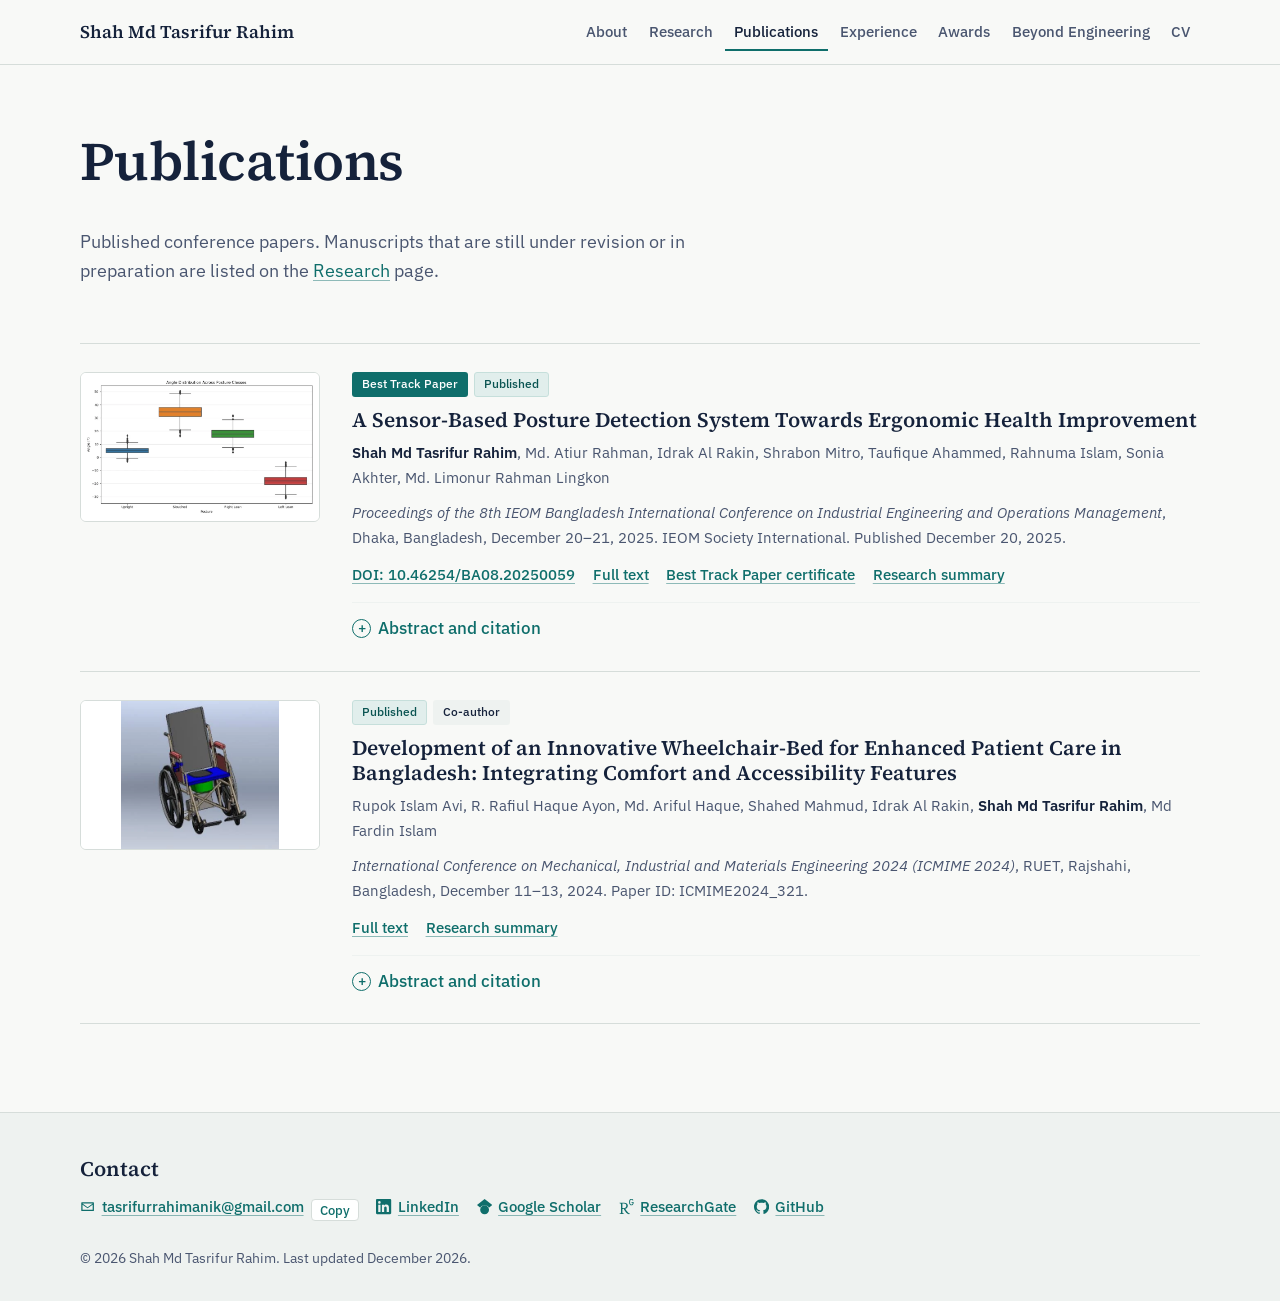
<file: publications.html>
<!DOCTYPE html>
<html lang="en" class="no-js">
<head>
  <meta charset="utf-8">
  <meta name="viewport" content="width=device-width, initial-scale=1">
  <title>Publications | Shah Md Tasrifur Rahim</title>
  <meta name="description" content="Published conference papers by Shah Md Tasrifur Rahim, including a Best Track Paper at the 8th IEOM Bangladesh International Conference.">
  <meta name="author" content="Shah Md Tasrifur Rahim">
  <link rel="canonical" href="https://tranikruet.github.io/publications.html">
  <meta property="og:type" content="website">
  <meta property="og:site_name" content="Shah Md Tasrifur Rahim">
  <meta property="og:title" content="Publications | Shah Md Tasrifur Rahim">
  <meta property="og:description" content="Published conference papers by Shah Md Tasrifur Rahim, including a Best Track Paper at the 8th IEOM Bangladesh International Conference.">
  <meta property="og:url" content="https://tranikruet.github.io/publications.html">
  <meta property="og:image" content="https://tranikruet.github.io/assets/img/og-image.jpg">
  <meta property="og:image:width" content="1200">
  <meta property="og:image:height" content="630">
  <meta property="og:image:alt" content="Shah Md Tasrifur Rahim, Industrial Engineering">
  <meta name="twitter:card" content="summary_large_image">
  <meta name="theme-color" content="#F8F9F7">
  <link rel="icon" href="assets/img/favicon.svg" type="image/svg+xml">
  <link rel="icon" href="assets/img/favicon-32.png" sizes="32x32" type="image/png">
  <link rel="apple-touch-icon" href="assets/img/apple-touch-icon.png">
  <link rel="preload" href="assets/fonts/ibm-plex-sans-latin-400-normal.woff2" as="font" type="font/woff2" crossorigin>
  <link rel="preload" href="assets/fonts/source-serif-4-latin-600-normal.woff2" as="font" type="font/woff2" crossorigin>
  <link rel="stylesheet" href="assets/css/style.css">
  <script>document.documentElement.className = "js";</script>
</head>
<body>
  <a class="skip-link" href="#main">Skip to content</a>
  <header class="site-header">
    <div class="wrap">
      <a class="wordmark" href="index.html">Shah Md Tasrifur Rahim</a>
      <button class="nav-toggle" type="button" aria-expanded="false" aria-controls="site-nav">
        <svg viewBox="0 0 24 24" aria-hidden="true" fill="none" stroke="currentColor" stroke-width="2" stroke-linecap="round"><path d="M4 7h16M4 12h16M4 17h16"/></svg>
        Menu
      </button>
      <nav class="site-nav" id="site-nav" aria-label="Main">
        <ul class="nav-list">
          <li><a href="index.html">About</a></li>
          <li><a href="research.html">Research</a></li>
          <li><a href="publications.html" aria-current="page">Publications</a></li>
          <li><a href="experience.html">Experience</a></li>
          <li><a href="awards.html">Awards</a></li>
          <li><a href="beyond.html">Beyond Engineering</a></li>
          <li><a href="cv.html">CV</a></li>
        </ul>
      </nav>
    </div>
  </header>

  <main id="main">
    <div class="wrap page-head">
      <h1>Publications</h1>
      <p>Published conference papers. Manuscripts that are still under revision or in preparation are listed on the <a href="research.html">Research</a> page.</p>
    </div>

    <section class="section" aria-label="Publication list" style="padding-top: 1.5rem">
      <div class="wrap">
        <!-- PUBLICATIONS: newest first. To add a paper, copy one <li class="entry"> block and edit it. -->
        <ol class="entries" reversed>
          <li class="entry" id="posture-detection">
            <figure class="entry-thumb"><img src="assets/research/posture-angle-distribution.webp" width="887" height="505" loading="lazy" alt="Box plot of trunk angle distributions for four sitting postures"></figure>
            <div>
              <div class="badges"><span class="badge badge--award">Best Track Paper</span><span class="badge badge--published">Published</span></div>
              <h3>A Sensor-Based Posture Detection System Towards Ergonomic Health Improvement</h3>
              <p class="entry-meta authors"><span class="me">Shah Md Tasrifur Rahim</span>, Md. Atiur Rahman, Idrak Al Rakin, Shrabon Mitro, Taufique Ahammed, Rahnuma Islam, Sonia Akhter, Md. Limonur Rahman Lingkon</p>
              <p class="entry-meta"><span class="venue">Proceedings of the 8th IEOM Bangladesh International Conference on Industrial Engineering and Operations Management</span>, Dhaka, Bangladesh, December 20&ndash;21, 2025. IEOM Society International. Published December 20, 2025.</p>
              <ul class="link-row">
                <li><a href="https://doi.org/10.46254/BA08.20250059" target="_blank" rel="noopener">DOI: 10.46254/BA08.20250059</a></li>
                <li><a href="https://www.researchgate.net/publication/403714604_A_Sensor-Based_Posture_Detection_System_Towards_Ergonomic_Health_Improvement" target="_blank" rel="noopener">Full text</a></li>
                <li><a href="awards.html">Best Track Paper certificate</a></li>
                <li><a href="research.html#posture-detection">Research summary</a></li>
              </ul>
              <details class="more">
                <summary>Abstract and citation</summary>
                <div class="more-body">
                  <h4>Abstract</h4>
                  <p>The 21st century has seen the development of neck and back pain as a result of spending long hours using smartphones, tablets, and computers. It is indicated that musculoskeletal discomfort can be significantly lowered with continuous monitoring and timely correction of the sitting posture, and spinal problems can be prevented over a long period. This paper presents a real-time posture monitoring system that would identify and correct poor seating habits. The system is characterized by a smart wearable belt that has the inertial sensors that take the posture-related data. This data is sent over the Wi-Fi to a cloud server, where it is processed to detect the movements that are not related to posture. The processed outputs are further forwarded to Android and iOS mobile applications, where the users are able to monitor their history of postures as well as get alerts. The smart belt may also give a vibration feedback on the need to make an instant correction in case of poor posture. The effectiveness of the system is confirmed by the test results, which is a relatively inexpensive and easy-to-use system to enhance ergonomic awareness and healthier posture behaviors.</p>
                  <h4>Keywords</h4>
                  <ul class="chips"><li>Posture Monitoring</li><li>Wearable Technology</li><li>Inertial Sensors</li><li>Ergonomics</li><li>Cloud-based Health System</li></ul>
                  <h4>Recognition</h4>
                  <p>Best Track Paper, Human Factors, Ergonomics and Healthcare System Management track (paper ID 59).</p>
                  <h4>BibTeX</h4>
                  <div class="bibtex"><pre id="bib-posture">@inproceedings{rahim2025posture,
  title     = {A Sensor-Based Posture Detection System Towards Ergonomic Health Improvement},
  author    = {Rahim, Shah Md Tasrifur and Rahman, Md. Atiur and {Idrak Al Rakin} and Mitro, Shrabon and Ahammed, Taufique and Islam, Rahnuma and Akhter, Sonia and Lingkon, Md. Limonur Rahman},
  booktitle = {Proceedings of the 8th IEOM Bangladesh International Conference on Industrial Engineering and Operations Management},
  address   = {Dhaka, Bangladesh},
  publisher = {IEOM Society International},
  year      = {2025},
  month     = dec,
  doi       = {10.46254/BA08.20250059}
}</pre><button class="copy-btn" type="button" data-copy="bib-posture">Copy BibTeX</button></div>
                </div>
              </details>
            </div>
          </li>

          <li class="entry" id="wheelchair-bed">
            <figure class="entry-thumb"><img src="assets/research/wheelchair-3d-model.webp" width="386" height="362" loading="lazy" alt="3D model of the wheelchair-bed"></figure>
            <div>
              <div class="badges"><span class="badge badge--published">Published</span><span class="badge badge--neutral">Co-author</span></div>
              <h3>Development of an Innovative Wheelchair-Bed for Enhanced Patient Care in Bangladesh: Integrating Comfort and Accessibility Features</h3>
              <p class="entry-meta authors">Rupok Islam Avi, R. Rafiul Haque Ayon, Md. Ariful Haque, Shahed Mahmud, Idrak Al Rakin, <span class="me">Shah Md Tasrifur Rahim</span>, Md Fardin Islam</p>
              <p class="entry-meta"><span class="venue">International Conference on Mechanical, Industrial and Materials Engineering 2024 (ICMIME 2024)</span>, RUET, Rajshahi, Bangladesh, December 11&ndash;13, 2024. Paper ID: ICMIME2024_321.</p>
              <ul class="link-row">
                <li><a href="https://www.researchgate.net/publication/387052210_Development_of_an_Innovative_Wheelchair-Bed_for_Enhanced_Patient_Care_in_Bangladesh_Integrating_Comfort_and_Accessibility_Features" target="_blank" rel="noopener">Full text</a></li>
                <li><a href="research.html#wheelchair-bed">Research summary</a></li>
              </ul>
              <details class="more">
                <summary>Abstract and citation</summary>
                <div class="more-body">
                  <h4>Abstract</h4>
                  <p>The incorporation of sophisticated functionalities into assistive devices like wheelchairs has grown progressively essential in meeting the varied requirements of patients who are incapable to move around in Bangladesh. This study investigates the development of a wheelchair-bed with advanced features in order to enable patients who are immobile to have better mobility and comfort. A thorough customer survey reveals a strong desire for enhanced comfort and accessibility features, which are presently absent from current products. The customers&rsquo; needs are gathered and examined for integration into the product through the use of the Kano Model Assessment, Function Structure Diagram, and Quality Function Deployment (QFD). The Kano Model is employed to organize the product&rsquo;s features, and QFD helped to create the functional structure by translating customer requirements into technical specifications. The function structure also facilitates in designing the product and conducting stress analysis on various parts. This study determines the comfort and satisfaction levels associated with the 180 reclining feature &amp; commode facility integrated in wheelchair. Ultimately, the wheelchair, designed in alignment with customer requirements and competitive analysis, considerably elevates patient care standards while profoundly enhancing the quality of life for individuals with disabilities.</p>
                  <h4>Keywords</h4>
                  <ul class="chips"><li>Wheelchair-bed</li><li>Product design</li><li>QFD</li><li>Assistive technology</li><li>Kano model</li></ul>
                  <h4>BibTeX</h4>
                  <div class="bibtex"><pre id="bib-wheelchair">@inproceedings{avi2024wheelchair,
  title     = {Development of an Innovative Wheelchair-Bed for Enhanced Patient Care in Bangladesh: Integrating Comfort and Accessibility Features},
  author    = {Avi, Rupok Islam and Ayon, R. Rafiul Haque and Haque, Md. Ariful and Mahmud, Shahed and {Idrak Al Rakin} and Rahim, Shah Md Tasrifur and Islam, Md Fardin},
  booktitle = {International Conference on Mechanical, Industrial and Materials Engineering 2024 (ICMIME2024)},
  address   = {Rajshahi, Bangladesh},
  year      = {2024},
  month     = dec,
  note      = {Paper ID: ICMIME2024\_321}
}</pre><button class="copy-btn" type="button" data-copy="bib-wheelchair">Copy BibTeX</button></div>
                </div>
              </details>
            </div>
          </li>
        </ol>
      </div>
    </section>
  </main>

  <footer class="site-footer" id="contact">
    <div class="wrap">
      <h2>Contact</h2>
      <ul class="link-row">
        <li><a data-email-user="tasrifurrahimanik" data-email-domain="gmail.com" href="index.html#contact"><svg class="icon" viewBox="0 0 24 24" aria-hidden="true"><path d="M3 5h18a1 1 0 0 1 1 1v12a1 1 0 0 1-1 1H3a1 1 0 0 1-1-1V6a1 1 0 0 1 1-1zm.8 2 8.2 6.1L20.2 7H3.8zM20 8.9l-7.4 5.5a1 1 0 0 1-1.2 0L4 8.9V17h16V8.9z"/></svg><span data-email-text>Email</span></a></li>
        <li><a href="https://www.linkedin.com/in/tasrifur-rahim-anik" rel="me noopener" target="_blank"><svg class="icon" viewBox="0 0 24 24" aria-hidden="true"><path d="M20.45 20.45h-3.56v-5.57c0-1.33-.02-3.04-1.85-3.04-1.85 0-2.14 1.45-2.14 2.94v5.67H9.35V9h3.41v1.56h.05c.48-.9 1.64-1.85 3.37-1.85 3.6 0 4.27 2.37 4.27 5.46v6.28zM5.34 7.43a2.06 2.06 0 1 1 0-4.12 2.06 2.06 0 0 1 0 4.12zM7.12 20.45H3.56V9h3.56v11.45zM22.22 0H1.77C.79 0 0 .77 0 1.73v20.54C0 23.23.79 24 1.77 24h20.45c.98 0 1.78-.77 1.78-1.73V1.73C24 .77 23.2 0 22.22 0z"/></svg>LinkedIn</a></li>
        <li><a href="https://scholar.google.com/citations?user=0du5g3oAAAAJ&hl=en" rel="me noopener" target="_blank"><svg class="icon" viewBox="0 0 24 24" aria-hidden="true"><path d="M5.242 13.769L0 9.5 12 0l12 9.5-5.242 4.269C17.548 11.249 14.978 9.5 12 9.5c-2.977 0-5.548 1.748-6.758 4.269zM12 10a7 7 0 1 0 0 14 7 7 0 0 0 0-14z"/></svg>Google Scholar</a></li>
        <li><a href="https://www.researchgate.net/profile/Shah-Md-Tasrifur-Rahim" rel="me noopener" target="_blank"><svg class="icon" viewBox="0 0 24 24" aria-hidden="true"><path d="M19.586 0c-.818 0-1.508.19-2.073.565-.563.377-.97.936-1.213 1.68a3.193 3.193 0 0 0-.112.437 8.365 8.365 0 0 0-.078.53 9 9 0 0 0-.05.727c-.01.282-.013.621-.013 1.016a31.121 31.123 0 0 0 .014 1.017 9 9 0 0 0 .05.727 7.946 7.946 0 0 0 .077.53h-.005a3.334 3.334 0 0 0 .113.438c.245.743.65 1.303 1.214 1.68.565.376 1.256.564 2.075.564.8 0 1.536-.213 2.105-.603.57-.39.94-.916 1.175-1.65.076-.235.135-.558.177-.93a10.9 10.9 0 0 0 .043-1.207v-.82c0-.095-.047-.142-.14-.142h-3.064c-.094 0-.14.047-.14.141v.956c0 .094.046.14.14.14h1.666c.056 0 .084.03.084.086 0 .36 0 .62-.036.865-.038.244-.1.447-.147.606-.108.385-.348.664-.638.876-.29.212-.738.35-1.227.35-.545 0-.901-.15-1.21-.353-.306-.203-.517-.454-.67-.915a3.136 3.136 0 0 1-.147-.762 17.366 17.367 0 0 1-.034-.656c-.01-.26-.014-.572-.014-.939a26.401 26.403 0 0 1 .014-.938 15.821 15.822 0 0 1 .035-.656 3.19 3.19 0 0 1 .148-.76 1.89 1.89 0 0 1 .742-1.01c.344-.244.593-.352 1.137-.352.508 0 .815.096 1.144.303.33.207.528.492.764.925.047.094.111.118.198.07l1.044-.43c.075-.048.09-.115.042-.199a3.549 3.549 0 0 0-.466-.742 3 3 0 0 0-.679-.607 3.313 3.313 0 0 0-.903-.41A4.068 4.068 0 0 0 19.586 0zM8.217 5.836c-1.69 0-3.036.086-4.297.086-1.146 0-2.291 0-3.007-.029v.831l1.088.2c.744.144 1.174.488 1.174 2.264v11.288c0 1.777-.43 2.12-1.174 2.263l-1.088.2v.832c.773-.029 2.12-.086 3.465-.086 1.29 0 2.951.057 3.667.086v-.831l-1.49-.2c-.773-.115-1.174-.487-1.174-2.264v-4.784c.688.057 1.29.057 2.206.057 1.748 3.123 3.41 5.472 4.355 6.56.86 1.032 2.177 1.691 3.839 1.691.487 0 1.003-.086 1.318-.23v-.744c-1.031 0-2.063-.716-2.808-1.518-1.26-1.376-2.95-3.582-4.355-6.074 2.32-.545 4.04-2.722 4.04-4.9 0-3.208-2.492-4.698-5.758-4.698zm-.515 1.29c2.406 0 3.839 1.26 3.839 3.552 0 2.263-1.547 3.782-4.097 3.782-.974 0-1.404-.03-2.063-.086v-7.19c.66-.059 1.547-.059 2.32-.059z"/></svg>ResearchGate</a></li>
        <li><a href="https://github.com/tranikruet" rel="me noopener" target="_blank"><svg class="icon" viewBox="0 0 24 24" aria-hidden="true"><path d="M12 .297c-6.63 0-12 5.373-12 12 0 5.303 3.438 9.8 8.205 11.385.6.113.82-.258.82-.577 0-.285-.01-1.04-.015-2.04-3.338.724-4.042-1.61-4.042-1.61C4.422 18.07 3.633 17.7 3.633 17.7c-1.087-.744.084-.729.084-.729 1.205.084 1.838 1.236 1.838 1.236 1.07 1.835 2.809 1.305 3.495.998.108-.776.417-1.305.76-1.605-2.665-.3-5.466-1.332-5.466-5.93 0-1.31.465-2.38 1.235-3.22-.135-.303-.54-1.523.105-3.176 0 0 1.005-.322 3.3 1.23.96-.267 1.98-.399 3-.405 1.02.006 2.04.138 3 .405 2.28-1.552 3.285-1.23 3.285-1.23.645 1.653.24 2.873.12 3.176.765.84 1.23 1.91 1.23 3.22 0 4.61-2.805 5.625-5.475 5.92.42.36.81 1.096.81 2.22 0 1.606-.015 2.896-.015 3.286 0 .315.21.69.825.57C20.565 22.092 24 17.592 24 12.297c0-6.627-5.373-12-12-12"/></svg>GitHub</a></li>
      </ul>
      <noscript><p class="small">Email: tasrifurrahimanik [at] gmail [dot] com</p></noscript>
      <p class="footer-meta">&copy; <span data-year>2026</span> Shah Md Tasrifur Rahim. Last updated <span data-updated>September 2026</span>.</p>
    </div>
  </footer>
  <script src="assets/js/main.js" defer></script>
</body>
</html>
</file>
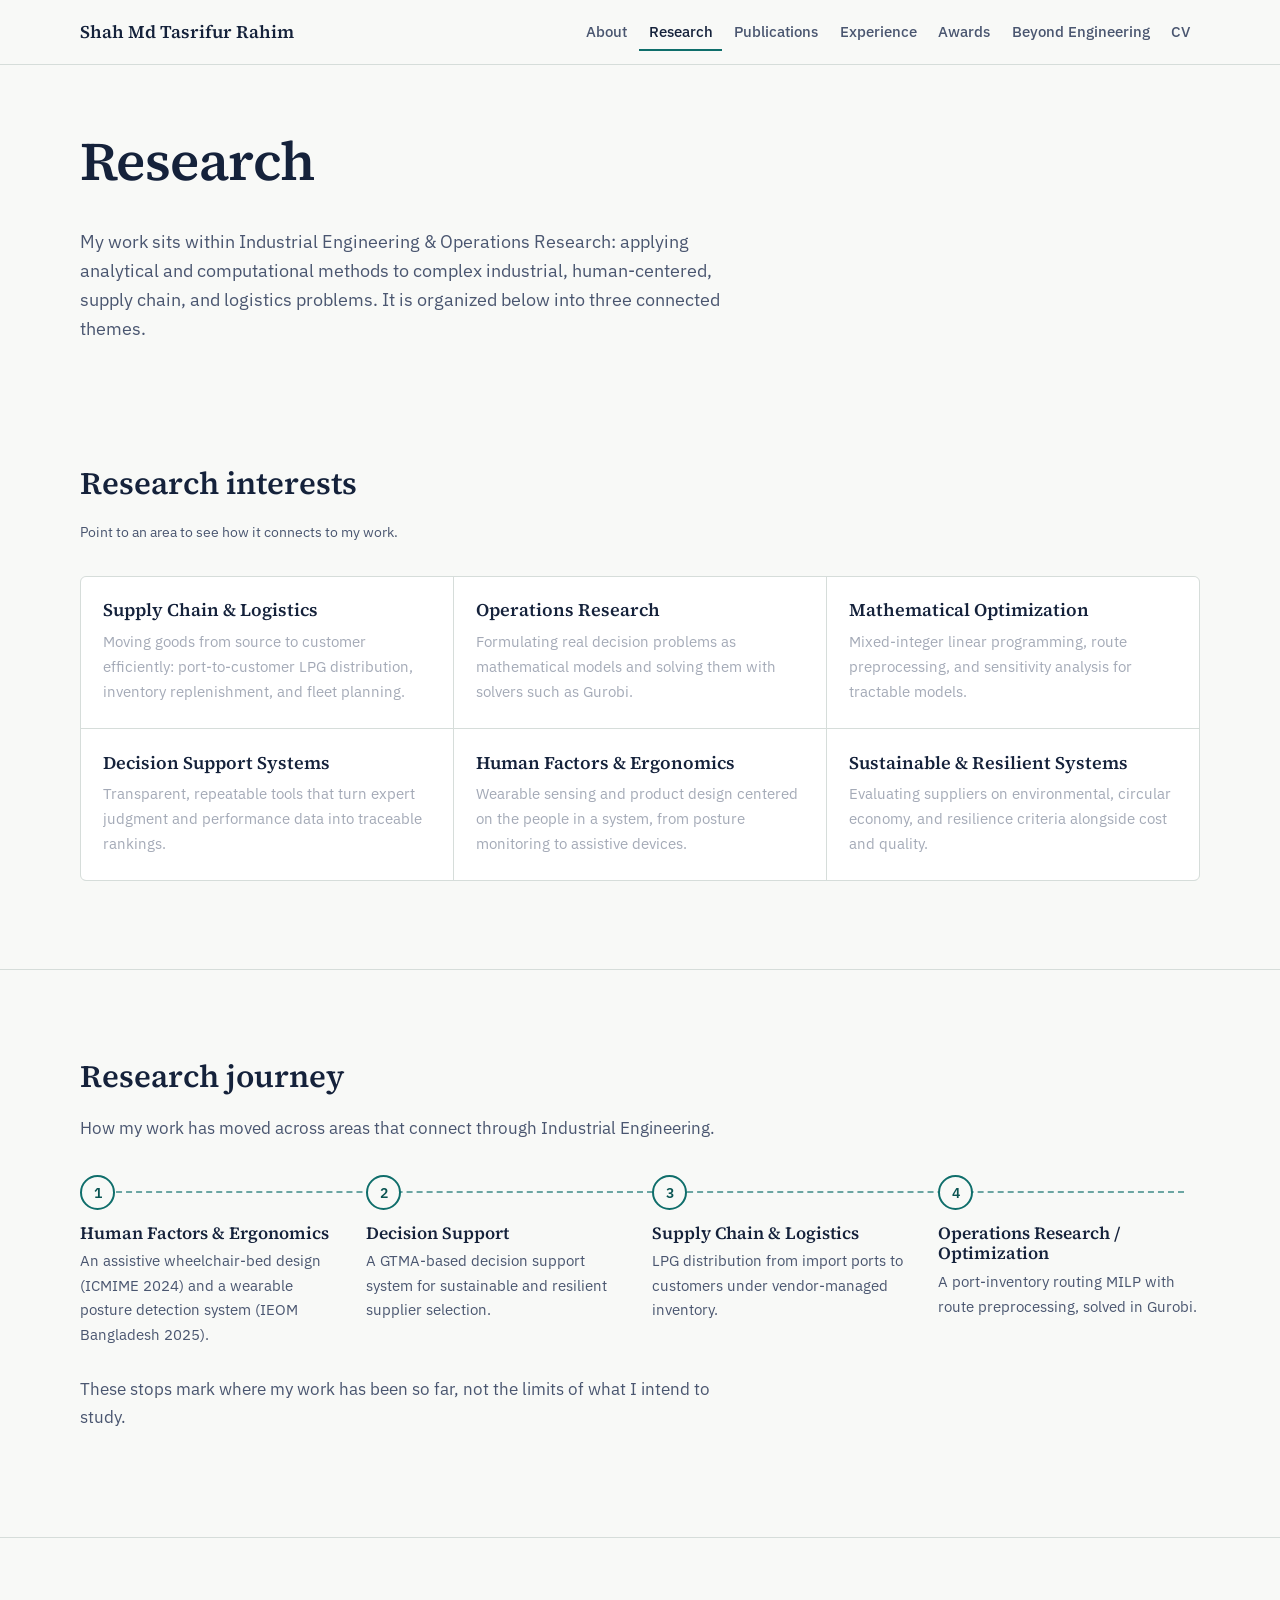
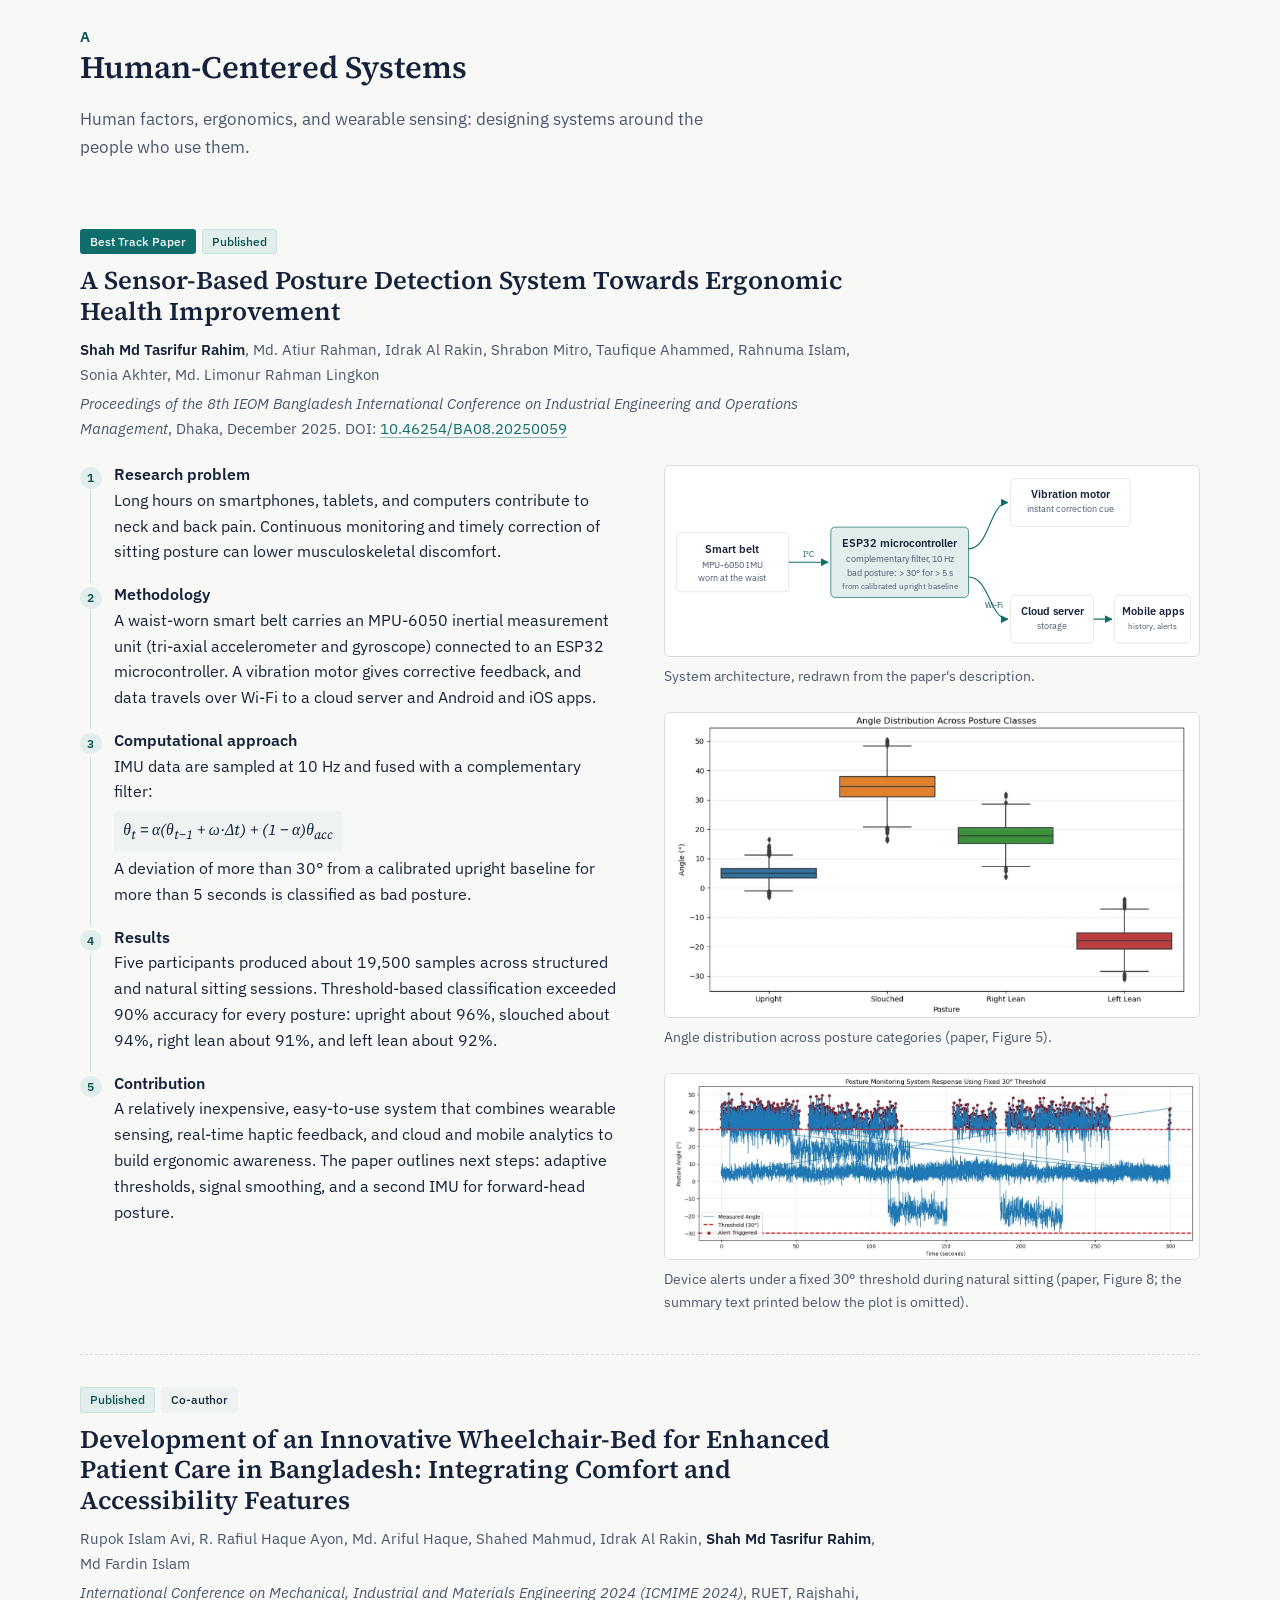
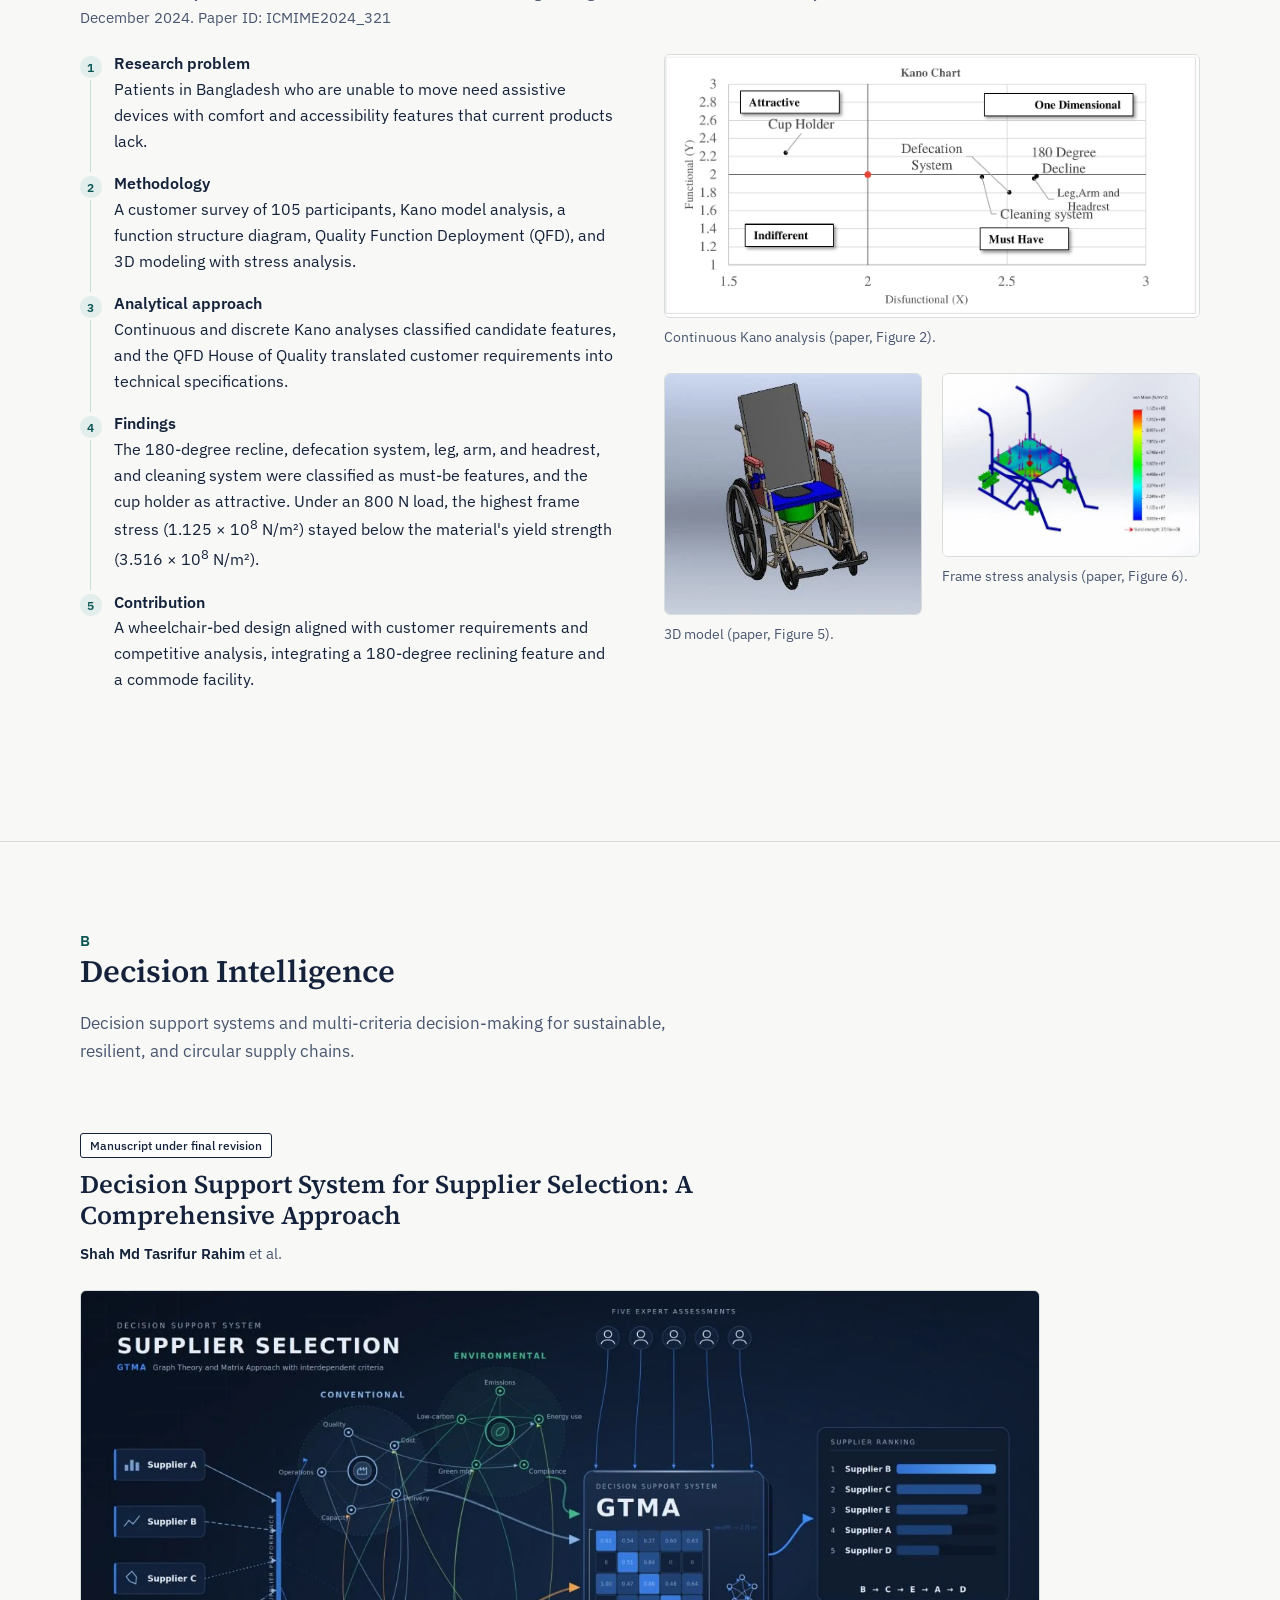
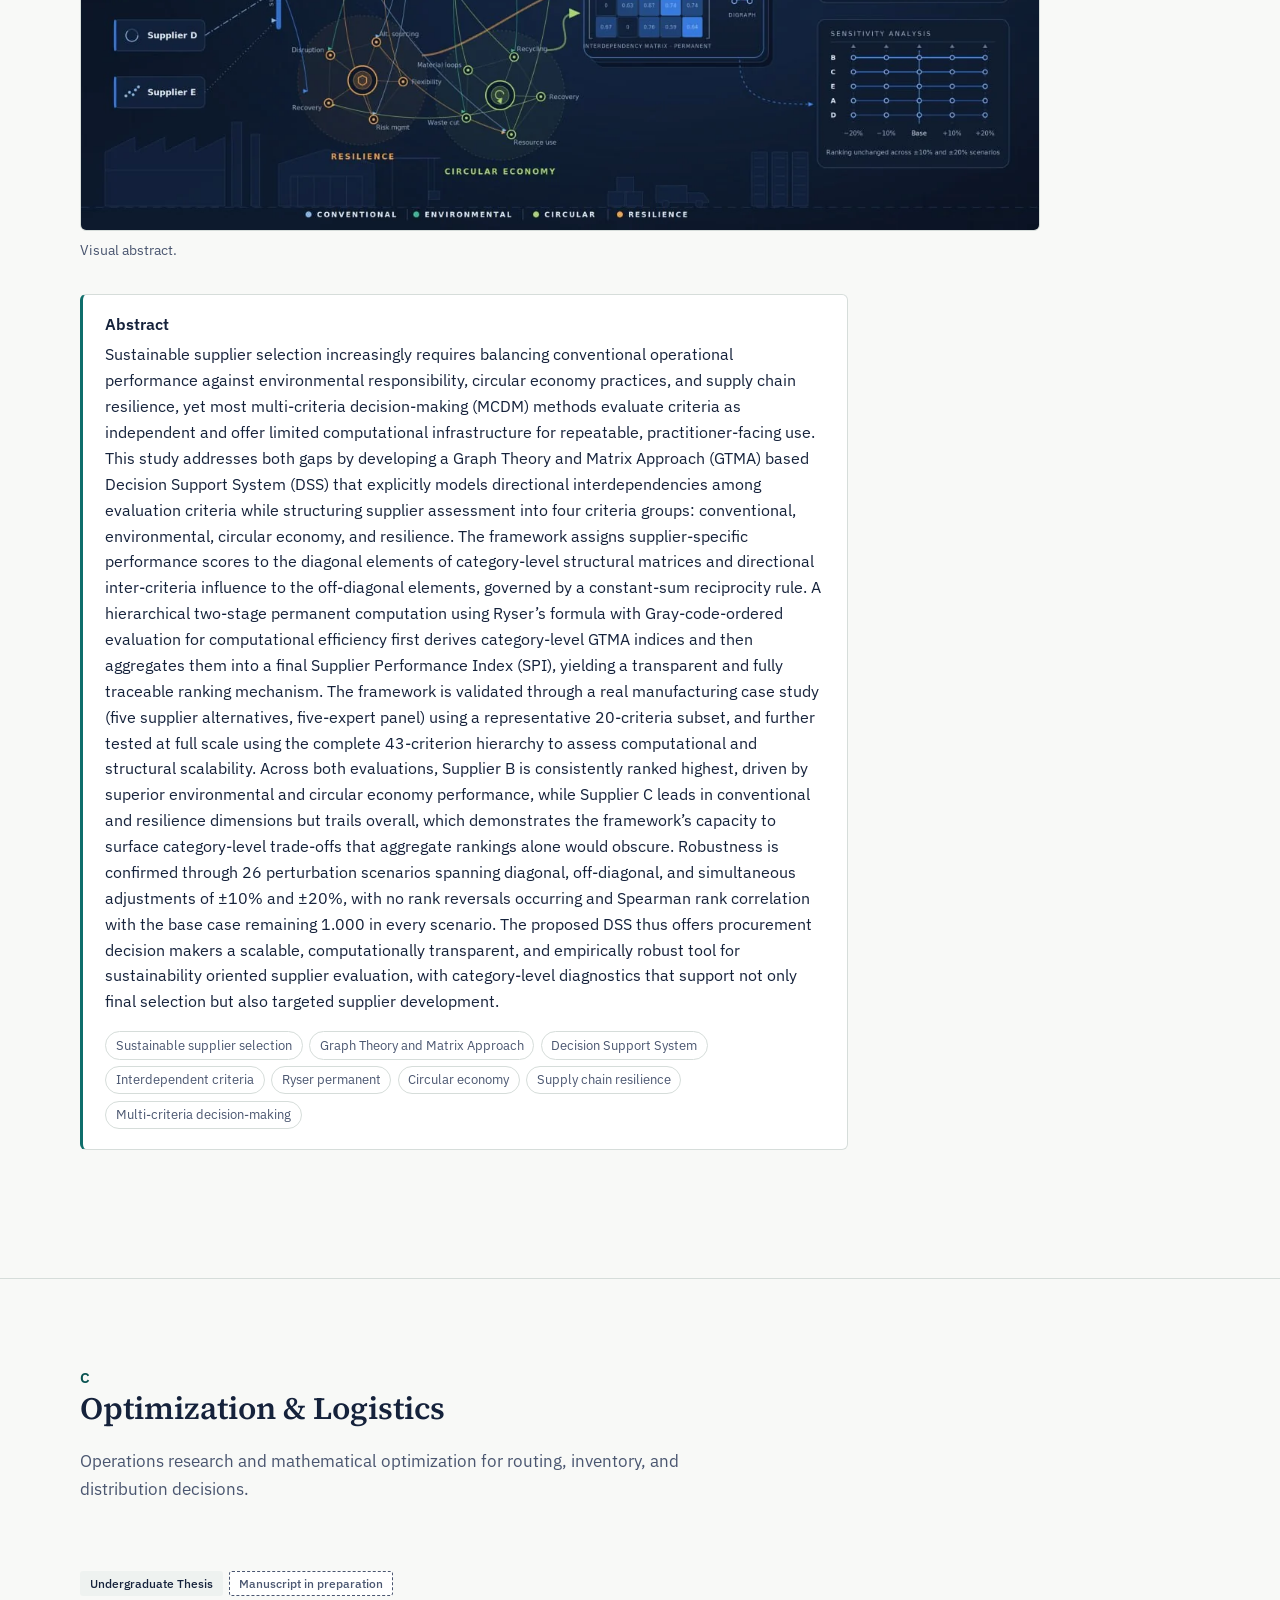
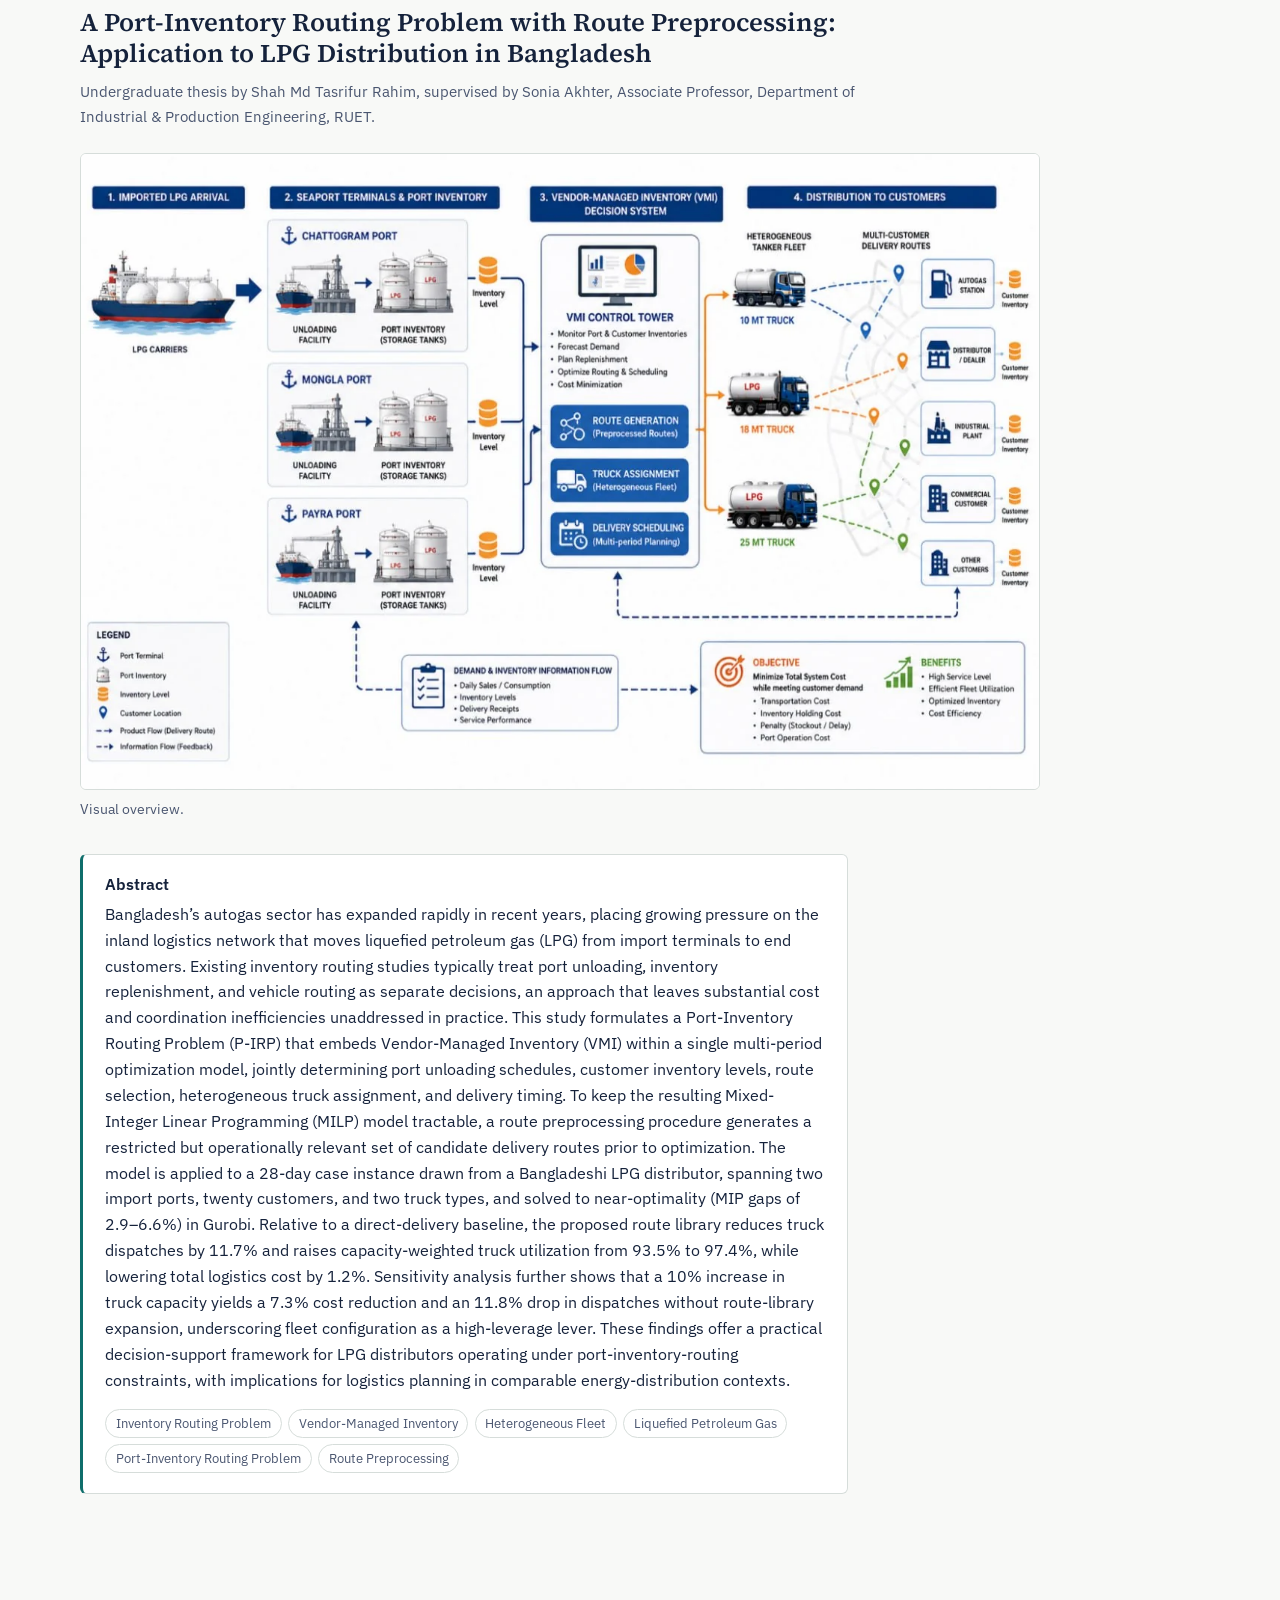
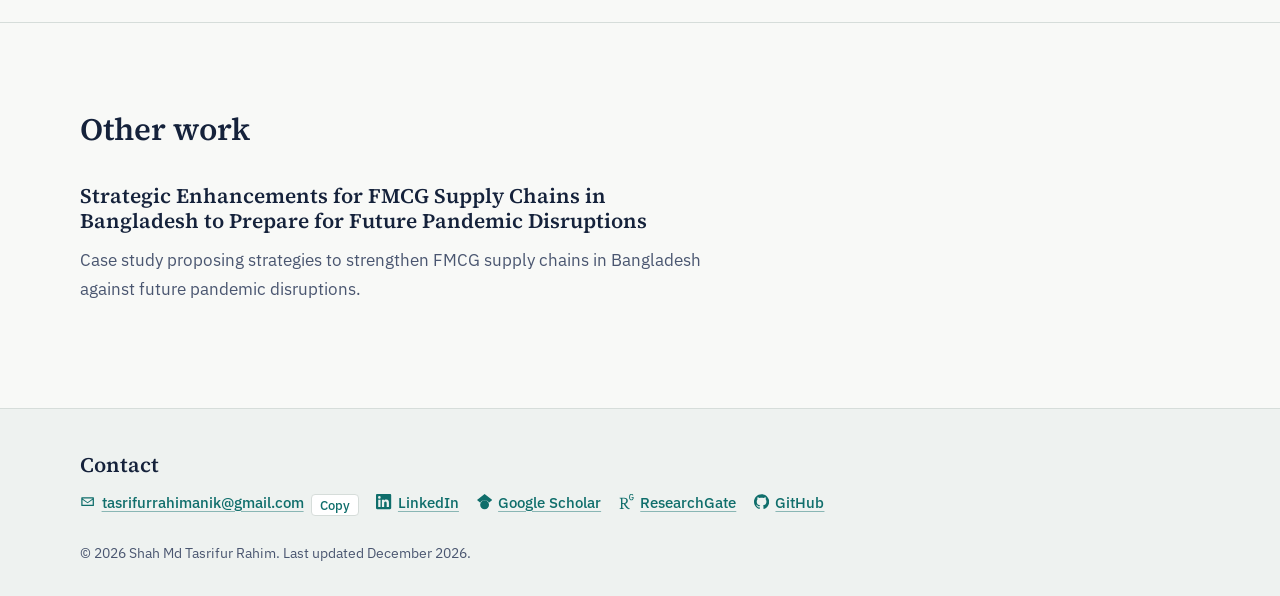
<file: research.html>
<!DOCTYPE html>
<html lang="en" class="no-js">
<head>
  <meta charset="utf-8">
  <meta name="viewport" content="width=device-width, initial-scale=1">
  <title>Research | Shah Md Tasrifur Rahim</title>
  <meta name="description" content="Research by Shah Md Tasrifur Rahim in human-centered systems, decision intelligence, and optimization and logistics within Industrial Engineering and Operations Research.">
  <meta name="author" content="Shah Md Tasrifur Rahim">
  <link rel="canonical" href="https://tranikruet.github.io/research.html">
  <meta property="og:type" content="website">
  <meta property="og:site_name" content="Shah Md Tasrifur Rahim">
  <meta property="og:title" content="Research | Shah Md Tasrifur Rahim">
  <meta property="og:description" content="Research by Shah Md Tasrifur Rahim in human-centered systems, decision intelligence, and optimization and logistics within Industrial Engineering and Operations Research.">
  <meta property="og:url" content="https://tranikruet.github.io/research.html">
  <meta property="og:image" content="https://tranikruet.github.io/assets/img/og-image.jpg">
  <meta property="og:image:width" content="1200">
  <meta property="og:image:height" content="630">
  <meta property="og:image:alt" content="Shah Md Tasrifur Rahim, Industrial Engineering">
  <meta name="twitter:card" content="summary_large_image">
  <meta name="theme-color" content="#F8F9F7">
  <link rel="icon" href="assets/img/favicon.svg" type="image/svg+xml">
  <link rel="icon" href="assets/img/favicon-32.png" sizes="32x32" type="image/png">
  <link rel="apple-touch-icon" href="assets/img/apple-touch-icon.png">
  <link rel="preload" href="assets/fonts/ibm-plex-sans-latin-400-normal.woff2" as="font" type="font/woff2" crossorigin>
  <link rel="preload" href="assets/fonts/source-serif-4-latin-600-normal.woff2" as="font" type="font/woff2" crossorigin>
  <link rel="stylesheet" href="assets/css/style.css">
  <script>document.documentElement.className = "js";</script>
</head>
<body>
  <a class="skip-link" href="#main">Skip to content</a>
  <header class="site-header">
    <div class="wrap">
      <a class="wordmark" href="index.html">Shah Md Tasrifur Rahim</a>
      <button class="nav-toggle" type="button" aria-expanded="false" aria-controls="site-nav">
        <svg viewBox="0 0 24 24" aria-hidden="true" fill="none" stroke="currentColor" stroke-width="2" stroke-linecap="round"><path d="M4 7h16M4 12h16M4 17h16"/></svg>
        Menu
      </button>
      <nav class="site-nav" id="site-nav" aria-label="Main">
        <ul class="nav-list">
          <li><a href="index.html">About</a></li>
          <li><a href="research.html" aria-current="page">Research</a></li>
          <li><a href="publications.html">Publications</a></li>
          <li><a href="experience.html">Experience</a></li>
          <li><a href="awards.html">Awards</a></li>
          <li><a href="beyond.html">Beyond Engineering</a></li>
          <li><a href="cv.html">CV</a></li>
        </ul>
      </nav>
    </div>
  </header>

  <main id="main">
    <div class="wrap page-head">
      <h1>Research</h1>
      <p>My work sits within Industrial Engineering &amp; Operations Research: applying analytical and computational methods to complex industrial, human-centered, supply chain, and logistics problems. It is organized below into three connected themes.</p>
    </div>

    <section class="section reveal" aria-labelledby="interests">
      <div class="wrap">
        <div class="section-head">
          <h2 id="interests">Research interests</h2>
          <p class="interest-hint">Point to an area to see how it connects to my work.</p>
        </div>
        <ul class="interest-grid" role="list">
          <li class="interest" tabindex="0"><h3>Supply Chain &amp; Logistics</h3><p>Moving goods from source to customer efficiently: port-to-customer LPG distribution, inventory replenishment, and fleet planning.</p></li>
          <li class="interest" tabindex="0"><h3>Operations Research</h3><p>Formulating real decision problems as mathematical models and solving them with solvers such as Gurobi.</p></li>
          <li class="interest" tabindex="0"><h3>Mathematical Optimization</h3><p>Mixed-integer linear programming, route preprocessing, and sensitivity analysis for tractable models.</p></li>
          <li class="interest" tabindex="0"><h3>Decision Support Systems</h3><p>Transparent, repeatable tools that turn expert judgment and performance data into traceable rankings.</p></li>
          <li class="interest" tabindex="0"><h3>Human Factors &amp; Ergonomics</h3><p>Wearable sensing and product design centered on the people in a system, from posture monitoring to assistive devices.</p></li>
          <li class="interest" tabindex="0"><h3>Sustainable &amp; Resilient Systems</h3><p>Evaluating suppliers on environmental, circular economy, and resilience criteria alongside cost and quality.</p></li>
        </ul>
      </div>
    </section>

    <section class="section reveal" aria-labelledby="journey">
      <div class="wrap">
        <div class="section-head">
          <h2 id="journey">Research journey</h2>
          <p>How my work has moved across areas that connect through Industrial Engineering.</p>
        </div>
        <ol class="journey">
          <li><span class="stop" aria-hidden="true">1</span><h3>Human Factors &amp; Ergonomics</h3><p>An assistive wheelchair-bed design (ICMIME 2024) and a wearable posture detection system (IEOM Bangladesh 2025).</p></li>
          <li><span class="stop" aria-hidden="true">2</span><h3>Decision Support</h3><p>A GTMA-based decision support system for sustainable and resilient supplier selection.</p></li>
          <li><span class="stop" aria-hidden="true">3</span><h3>Supply Chain &amp; Logistics</h3><p>LPG distribution from import ports to customers under vendor-managed inventory.</p></li>
          <li><span class="stop" aria-hidden="true">4</span><h3>Operations Research / Optimization</h3><p>A port-inventory routing MILP with route preprocessing, solved in Gurobi.</p></li>
        </ol>
        <p class="journey-note">These stops mark where my work has been so far, not the limits of what I intend to study.</p>
      </div>
    </section>

    <!-- ===================== A. HUMAN-CENTERED SYSTEMS ===================== -->
    <section class="theme" aria-labelledby="human-centered">
      <div class="wrap">
        <div class="theme-head">
          <span class="theme-letter">A</span>
          <h2 id="human-centered">Human-Centered Systems</h2>
          <p>Human factors, ergonomics, and wearable sensing: designing systems around the people who use them.</p>
        </div>

        <article class="work" id="posture-detection">
          <header class="work-head">
            <div class="badges"><span class="badge badge--award">Best Track Paper</span><span class="badge badge--published">Published</span></div>
            <h3>A Sensor-Based Posture Detection System Towards Ergonomic Health Improvement</h3>
            <p class="work-meta authors"><span class="me">Shah Md Tasrifur Rahim</span>, Md. Atiur Rahman, Idrak Al Rakin, Shrabon Mitro, Taufique Ahammed, Rahnuma Islam, Sonia Akhter, Md. Limonur Rahman Lingkon</p>
            <p class="work-meta"><span class="venue">Proceedings of the 8th IEOM Bangladesh International Conference on Industrial Engineering and Operations Management</span>, Dhaka, December 2025. DOI: <a href="https://doi.org/10.46254/BA08.20250059" target="_blank" rel="noopener">10.46254/BA08.20250059</a></p>
          </header>
          <div class="work-body">
            <ol class="steps">
              <li><h4>Research problem</h4><p>Long hours on smartphones, tablets, and computers contribute to neck and back pain. Continuous monitoring and timely correction of sitting posture can lower musculoskeletal discomfort.</p></li>
              <li><h4>Methodology</h4><p>A waist-worn smart belt carries an MPU-6050 inertial measurement unit (tri-axial accelerometer and gyroscope) connected to an ESP32 microcontroller. A vibration motor gives corrective feedback, and data travels over Wi-Fi to a cloud server and Android and iOS apps.</p></li>
              <li><h4>Computational approach</h4><p>IMU data are sampled at 10 Hz and fused with a complementary filter:</p>
                <p><span class="formula">&theta;<sub>t</sub> = &alpha;(&theta;<sub>t&minus;1</sub> + &omega;&middot;&Delta;t) + (1 &minus; &alpha;)&theta;<sub>acc</sub></span></p>
                <p>A deviation of more than 30&deg; from a calibrated upright baseline for more than 5 seconds is classified as bad posture.</p></li>
              <li><h4>Results</h4><p>Five participants produced about 19,500 samples across structured and natural sitting sessions. Threshold-based classification exceeded 90% accuracy for every posture: upright about 96%, slouched about 94%, right lean about 91%, and left lean about 92%.</p></li>
              <li><h4>Contribution</h4><p>A relatively inexpensive, easy-to-use system that combines wearable sensing, real-time haptic feedback, and cloud and mobile analytics to build ergonomic awareness. The paper outlines next steps: adaptive thresholds, signal smoothing, and a second IMU for forward-head posture.</p></li>
            </ol>
            <div class="figure-set">
              <figure class="figure"><svg viewBox="0 0 760 270" role="img" aria-labelledby="arch-title arch-desc" xmlns="http://www.w3.org/2000/svg">
  <title id="arch-title">Posture monitoring system architecture</title>
  <desc id="arch-desc">A smart belt with an MPU-6050 inertial sensor sends data to an ESP32 microcontroller, which applies a complementary filter and a 30 degree, 5 second rule. The ESP32 drives a vibration motor for instant correction and sends data over Wi-Fi to a cloud server, which feeds Android and iOS apps showing posture history and alerts.</desc>
  <defs>
    <marker id="arr" viewBox="0 0 10 10" refX="9" refY="5" markerWidth="7" markerHeight="7" orient="auto-start-reverse"><path d="M0 0 10 5 0 10z" fill="#0F6E6B"/></marker>
  </defs>
  <g font-family="IBM Plex Sans, Segoe UI, sans-serif" fill="#15223B">
    <rect x="16" y="95" width="160" height="84" rx="6" fill="#FFFFFF" stroke="#D6DDDA"/>
    <text x="96" y="124" text-anchor="middle" font-size="15" font-weight="600">Smart belt</text>
    <text x="96" y="145" text-anchor="middle" font-size="13" fill="#4A5670">MPU-6050 IMU</text>
    <text x="96" y="163" text-anchor="middle" font-size="13" fill="#4A5670">worn at the waist</text>

    <rect x="236" y="87" width="196" height="100" rx="6" fill="#E1EEEC" stroke="#0F6E6B"/>
    <text x="334" y="115" text-anchor="middle" font-size="15" font-weight="600">ESP32 microcontroller</text>
    <text x="334" y="137" text-anchor="middle" font-size="13" fill="#4A5670">complementary filter, 10 Hz</text>
    <text x="334" y="156" text-anchor="middle" font-size="13" fill="#4A5670">bad posture: &gt; 30&#176; for &gt; 5 s</text>
    <text x="334" y="175" text-anchor="middle" font-size="12" fill="#4A5670">from calibrated upright baseline</text>

    <rect x="492" y="18" width="170" height="68" rx="6" fill="#FFFFFF" stroke="#D6DDDA"/>
    <text x="577" y="46" text-anchor="middle" font-size="15" font-weight="600">Vibration motor</text>
    <text x="577" y="66" text-anchor="middle" font-size="13" fill="#4A5670">instant correction cue</text>

    <rect x="492" y="184" width="118" height="68" rx="6" fill="#FFFFFF" stroke="#D6DDDA"/>
    <text x="551" y="212" text-anchor="middle" font-size="15" font-weight="600">Cloud server</text>
    <text x="551" y="232" text-anchor="middle" font-size="13" fill="#4A5670">storage</text>

    <rect x="640" y="184" width="108" height="68" rx="6" fill="#FFFFFF" stroke="#D6DDDA"/>
    <text x="694" y="212" text-anchor="middle" font-size="15" font-weight="600">Mobile apps</text>
    <text x="694" y="232" text-anchor="middle" font-size="12" fill="#4A5670">history, alerts</text>
  </g>
  <g stroke="#0F6E6B" stroke-width="1.6" fill="none" marker-end="url(#arr)">
    <path d="M176 137 H232"/>
    <path d="M432 118 C 462 118 462 52 488 52"/>
    <path d="M432 158 C 462 158 462 218 488 218"/>
    <path d="M610 218 H636"/>
  </g>
  <g font-family="IBM Plex Sans, Segoe UI, sans-serif" font-size="12" fill="#0A5452">
    <text x="204" y="129" text-anchor="middle">I&#178;C</text>
    <text x="468" y="202" text-anchor="middle">Wi-Fi</text>
  </g>
</svg><figcaption>System architecture, redrawn from the paper's description.</figcaption></figure>
              <figure class="figure"><img src="assets/research/posture-angle-distribution.webp" width="887" height="505" loading="lazy" alt="Box plot showing distinct trunk angle ranges for upright, slouched, right lean, and left lean postures"><figcaption>Angle distribution across posture categories (paper, Figure 5).</figcaption></figure>
              <figure class="figure"><img src="assets/research/posture-alert-threshold.webp" width="1407" height="486" loading="lazy" alt="Time series of posture angles with a fixed 30 degree threshold and alert markers where the threshold is exceeded"><figcaption>Device alerts under a fixed 30&deg; threshold during natural sitting (paper, Figure 8; the summary text printed below the plot is omitted).</figcaption></figure>
            </div>
          </div>
        </article>

        <article class="work" id="wheelchair-bed">
          <header class="work-head">
            <div class="badges"><span class="badge badge--published">Published</span><span class="badge badge--neutral">Co-author</span></div>
            <h3>Development of an Innovative Wheelchair-Bed for Enhanced Patient Care in Bangladesh: Integrating Comfort and Accessibility Features</h3>
            <p class="work-meta authors">Rupok Islam Avi, R. Rafiul Haque Ayon, Md. Ariful Haque, Shahed Mahmud, Idrak Al Rakin, <span class="me">Shah Md Tasrifur Rahim</span>, Md Fardin Islam</p>
            <p class="work-meta"><span class="venue">International Conference on Mechanical, Industrial and Materials Engineering 2024 (ICMIME 2024)</span>, RUET, Rajshahi, December 2024. Paper ID: ICMIME2024_321</p>
          </header>
          <div class="work-body">
            <ol class="steps">
              <li><h4>Research problem</h4><p>Patients in Bangladesh who are unable to move need assistive devices with comfort and accessibility features that current products lack.</p></li>
              <li><h4>Methodology</h4><p>A customer survey of 105 participants, Kano model analysis, a function structure diagram, Quality Function Deployment (QFD), and 3D modeling with stress analysis.</p></li>
              <li><h4>Analytical approach</h4><p>Continuous and discrete Kano analyses classified candidate features, and the QFD House of Quality translated customer requirements into technical specifications.</p></li>
              <li><h4>Findings</h4><p>The 180-degree recline, defecation system, leg, arm, and headrest, and cleaning system were classified as must-be features, and the cup holder as attractive. Under an 800 N load, the highest frame stress (1.125 &times; 10<sup>8</sup> N/m&sup2;) stayed below the material's yield strength (3.516 &times; 10<sup>8</sup> N/m&sup2;).</p></li>
              <li><h4>Contribution</h4><p>A wheelchair-bed design aligned with customer requirements and competitive analysis, integrating a 180-degree reclining feature and a commode facility.</p></li>
            </ol>
            <div class="figure-set">
              <figure class="figure"><img src="assets/research/wheelchair-kano-chart.webp" width="1265" height="620" loading="lazy" alt="Kano chart plotting five wheelchair features by functional and dysfunctional scores"><figcaption>Continuous Kano analysis (paper, Figure 2).</figcaption></figure>
              <div class="figure-pair">
                <figure class="figure"><img src="assets/research/wheelchair-3d-model.webp" width="386" height="362" loading="lazy" alt="3D model of the wheelchair-bed"><figcaption>3D model (paper, Figure 5).</figcaption></figure>
                <figure class="figure"><img src="assets/research/wheelchair-stress-analysis.webp" width="538" height="382" loading="lazy" alt="Stress analysis color map of the wheelchair frame"><figcaption>Frame stress analysis (paper, Figure 6).</figcaption></figure>
              </div>
            </div>
          </div>
        </article>
      </div>
    </section>

    <!-- ===================== B. DECISION INTELLIGENCE ===================== -->
    <section class="theme" aria-labelledby="decision-intelligence">
      <div class="wrap">
        <div class="theme-head">
          <span class="theme-letter">B</span>
          <h2 id="decision-intelligence">Decision Intelligence</h2>
          <p>Decision support systems and multi-criteria decision-making for sustainable, resilient, and circular supply chains.</p>
        </div>

        <article class="work" id="supplier-selection">
          <header class="work-head">
            <div class="badges"><span class="badge badge--revision">Manuscript under final revision</span></div>
            <h3>Decision Support System for Supplier Selection: A Comprehensive Approach</h3>
            <p class="work-meta authors"><span class="me">Shah Md Tasrifur Rahim</span> et al.</p>
          </header>
          <div class="work-body work-body--stack">
            <figure class="figure figure--wide"><img src="assets/research/supplier-selection-visual-abstract.webp" width="1280" height="720" loading="lazy" alt="Visual abstract: five suppliers evaluated on conventional, environmental, circular economy, and resilience criteria by five experts, combined in a GTMA decision support system that ranks the suppliers, with a sensitivity analysis"><figcaption>Visual abstract.</figcaption></figure>
            <div class="abstract prose" style="max-width: 48rem">
              <h4>Abstract</h4>
              <p>Sustainable supplier selection increasingly requires balancing conventional operational performance against environmental responsibility, circular economy practices, and supply chain resilience, yet most multi-criteria decision-making (MCDM) methods evaluate criteria as independent and offer limited computational infrastructure for repeatable, practitioner-facing use. This study addresses both gaps by developing a Graph Theory and Matrix Approach (GTMA) based Decision Support System (DSS) that explicitly models directional interdependencies among evaluation criteria while structuring supplier assessment into four criteria groups: conventional, environmental, circular economy, and resilience. The framework assigns supplier-specific performance scores to the diagonal elements of category-level structural matrices and directional inter-criteria influence to the off-diagonal elements, governed by a constant-sum reciprocity rule. A hierarchical two-stage permanent computation using Ryser&rsquo;s formula with Gray-code-ordered evaluation for computational efficiency first derives category-level GTMA indices and then aggregates them into a final Supplier Performance Index (SPI), yielding a transparent and fully traceable ranking mechanism. The framework is validated through a real manufacturing case study (five supplier alternatives, five-expert panel) using a representative 20-criteria subset, and further tested at full scale using the complete 43-criterion hierarchy to assess computational and structural scalability. Across both evaluations, Supplier B is consistently ranked highest, driven by superior environmental and circular economy performance, while Supplier C leads in conventional and resilience dimensions but trails overall, which demonstrates the framework&rsquo;s capacity to surface category-level trade-offs that aggregate rankings alone would obscure. Robustness is confirmed through 26 perturbation scenarios spanning diagonal, off-diagonal, and simultaneous adjustments of &plusmn;10% and &plusmn;20%, with no rank reversals occurring and Spearman rank correlation with the base case remaining 1.000 in every scenario. The proposed DSS thus offers procurement decision makers a scalable, computationally transparent, and empirically robust tool for sustainability oriented supplier evaluation, with category-level diagnostics that support not only final selection but also targeted supplier development.</p>
              <ul class="chips" aria-label="Keywords">
                <li>Sustainable supplier selection</li><li>Graph Theory and Matrix Approach</li><li>Decision Support System</li><li>Interdependent criteria</li><li>Ryser permanent</li><li>Circular economy</li><li>Supply chain resilience</li><li>Multi-criteria decision-making</li>
              </ul>
            </div>
          </div>
        </article>
      </div>
    </section>

    <!-- ===================== C. OPTIMIZATION & LOGISTICS ===================== -->
    <section class="theme" aria-labelledby="optimization-logistics">
      <div class="wrap">
        <div class="theme-head">
          <span class="theme-letter">C</span>
          <h2 id="optimization-logistics">Optimization &amp; Logistics</h2>
          <p>Operations research and mathematical optimization for routing, inventory, and distribution decisions.</p>
        </div>

        <article class="work" id="lpg-distribution">
          <header class="work-head">
            <div class="badges"><span class="badge badge--neutral">Undergraduate Thesis</span><span class="badge badge--prep">Manuscript in preparation</span></div>
            <h3>A Port-Inventory Routing Problem with Route Preprocessing: Application to LPG Distribution in Bangladesh</h3>
            <p class="work-meta">Undergraduate thesis by <span class="me">Shah Md Tasrifur Rahim</span>, supervised by Sonia Akhter, Associate Professor, Department of Industrial &amp; Production Engineering, RUET.</p>
          </header>
          <div class="work-body work-body--stack">
            <figure class="figure figure--wide"><img src="assets/research/lpg-port-inventory-routing.webp" width="1280" height="849" loading="lazy" alt="Diagram of imported LPG arriving at seaport terminals, a vendor-managed inventory control tower handling route generation, truck assignment, and delivery scheduling, and a heterogeneous tanker fleet delivering to customers"><figcaption>Visual overview.</figcaption></figure>
            <div class="abstract prose" style="max-width: 48rem">
              <h4>Abstract</h4>
              <p>Bangladesh&rsquo;s autogas sector has expanded rapidly in recent years, placing growing pressure on the inland logistics network that moves liquefied petroleum gas (LPG) from import terminals to end customers. Existing inventory routing studies typically treat port unloading, inventory replenishment, and vehicle routing as separate decisions, an approach that leaves substantial cost and coordination inefficiencies unaddressed in practice. This study formulates a Port-Inventory Routing Problem (P-IRP) that embeds Vendor-Managed Inventory (VMI) within a single multi-period optimization model, jointly determining port unloading schedules, customer inventory levels, route selection, heterogeneous truck assignment, and delivery timing. To keep the resulting Mixed-Integer Linear Programming (MILP) model tractable, a route preprocessing procedure generates a restricted but operationally relevant set of candidate delivery routes prior to optimization. The model is applied to a 28-day case instance drawn from a Bangladeshi LPG distributor, spanning two import ports, twenty customers, and two truck types, and solved to near-optimality (MIP gaps of 2.9&ndash;6.6%) in Gurobi. Relative to a direct-delivery baseline, the proposed route library reduces truck dispatches by 11.7% and raises capacity-weighted truck utilization from 93.5% to 97.4%, while lowering total logistics cost by 1.2%. Sensitivity analysis further shows that a 10% increase in truck capacity yields a 7.3% cost reduction and an 11.8% drop in dispatches without route-library expansion, underscoring fleet configuration as a high-leverage lever. These findings offer a practical decision-support framework for LPG distributors operating under port-inventory-routing constraints, with implications for logistics planning in comparable energy-distribution contexts.</p>
              <ul class="chips" aria-label="Keywords">
                <li>Inventory Routing Problem</li><li>Vendor-Managed Inventory</li><li>Heterogeneous Fleet</li><li>Liquefied Petroleum Gas</li><li>Port-Inventory Routing Problem</li><li>Route Preprocessing</li>
              </ul>
            </div>
          </div>
        </article>
      </div>
    </section>

    <section class="theme" aria-labelledby="other-work">
      <div class="wrap">
        <div class="theme-head"><h2 id="other-work">Other work</h2></div>
        <div class="other-work">
          <h3>Strategic Enhancements for FMCG Supply Chains in Bangladesh to Prepare for Future Pandemic Disruptions</h3>
          <p class="muted">Case study proposing strategies to strengthen FMCG supply chains in Bangladesh against future pandemic disruptions.</p>
        </div>
      </div>
    </section>
  </main>

  <footer class="site-footer" id="contact">
    <div class="wrap">
      <h2>Contact</h2>
      <ul class="link-row">
        <li><a data-email-user="tasrifurrahimanik" data-email-domain="gmail.com" href="index.html#contact"><svg class="icon" viewBox="0 0 24 24" aria-hidden="true"><path d="M3 5h18a1 1 0 0 1 1 1v12a1 1 0 0 1-1 1H3a1 1 0 0 1-1-1V6a1 1 0 0 1 1-1zm.8 2 8.2 6.1L20.2 7H3.8zM20 8.9l-7.4 5.5a1 1 0 0 1-1.2 0L4 8.9V17h16V8.9z"/></svg><span data-email-text>Email</span></a></li>
        <li><a href="https://www.linkedin.com/in/tasrifur-rahim-anik" rel="me noopener" target="_blank"><svg class="icon" viewBox="0 0 24 24" aria-hidden="true"><path d="M20.45 20.45h-3.56v-5.57c0-1.33-.02-3.04-1.85-3.04-1.85 0-2.14 1.45-2.14 2.94v5.67H9.35V9h3.41v1.56h.05c.48-.9 1.64-1.85 3.37-1.85 3.6 0 4.27 2.37 4.27 5.46v6.28zM5.34 7.43a2.06 2.06 0 1 1 0-4.12 2.06 2.06 0 0 1 0 4.12zM7.12 20.45H3.56V9h3.56v11.45zM22.22 0H1.77C.79 0 0 .77 0 1.73v20.54C0 23.23.79 24 1.77 24h20.45c.98 0 1.78-.77 1.78-1.73V1.73C24 .77 23.2 0 22.22 0z"/></svg>LinkedIn</a></li>
        <li><a href="https://scholar.google.com/citations?user=0du5g3oAAAAJ&hl=en" rel="me noopener" target="_blank"><svg class="icon" viewBox="0 0 24 24" aria-hidden="true"><path d="M5.242 13.769L0 9.5 12 0l12 9.5-5.242 4.269C17.548 11.249 14.978 9.5 12 9.5c-2.977 0-5.548 1.748-6.758 4.269zM12 10a7 7 0 1 0 0 14 7 7 0 0 0 0-14z"/></svg>Google Scholar</a></li>
        <li><a href="https://www.researchgate.net/profile/Shah-Md-Tasrifur-Rahim" rel="me noopener" target="_blank"><svg class="icon" viewBox="0 0 24 24" aria-hidden="true"><path d="M19.586 0c-.818 0-1.508.19-2.073.565-.563.377-.97.936-1.213 1.68a3.193 3.193 0 0 0-.112.437 8.365 8.365 0 0 0-.078.53 9 9 0 0 0-.05.727c-.01.282-.013.621-.013 1.016a31.121 31.123 0 0 0 .014 1.017 9 9 0 0 0 .05.727 7.946 7.946 0 0 0 .077.53h-.005a3.334 3.334 0 0 0 .113.438c.245.743.65 1.303 1.214 1.68.565.376 1.256.564 2.075.564.8 0 1.536-.213 2.105-.603.57-.39.94-.916 1.175-1.65.076-.235.135-.558.177-.93a10.9 10.9 0 0 0 .043-1.207v-.82c0-.095-.047-.142-.14-.142h-3.064c-.094 0-.14.047-.14.141v.956c0 .094.046.14.14.14h1.666c.056 0 .084.03.084.086 0 .36 0 .62-.036.865-.038.244-.1.447-.147.606-.108.385-.348.664-.638.876-.29.212-.738.35-1.227.35-.545 0-.901-.15-1.21-.353-.306-.203-.517-.454-.67-.915a3.136 3.136 0 0 1-.147-.762 17.366 17.367 0 0 1-.034-.656c-.01-.26-.014-.572-.014-.939a26.401 26.403 0 0 1 .014-.938 15.821 15.822 0 0 1 .035-.656 3.19 3.19 0 0 1 .148-.76 1.89 1.89 0 0 1 .742-1.01c.344-.244.593-.352 1.137-.352.508 0 .815.096 1.144.303.33.207.528.492.764.925.047.094.111.118.198.07l1.044-.43c.075-.048.09-.115.042-.199a3.549 3.549 0 0 0-.466-.742 3 3 0 0 0-.679-.607 3.313 3.313 0 0 0-.903-.41A4.068 4.068 0 0 0 19.586 0zM8.217 5.836c-1.69 0-3.036.086-4.297.086-1.146 0-2.291 0-3.007-.029v.831l1.088.2c.744.144 1.174.488 1.174 2.264v11.288c0 1.777-.43 2.12-1.174 2.263l-1.088.2v.832c.773-.029 2.12-.086 3.465-.086 1.29 0 2.951.057 3.667.086v-.831l-1.49-.2c-.773-.115-1.174-.487-1.174-2.264v-4.784c.688.057 1.29.057 2.206.057 1.748 3.123 3.41 5.472 4.355 6.56.86 1.032 2.177 1.691 3.839 1.691.487 0 1.003-.086 1.318-.23v-.744c-1.031 0-2.063-.716-2.808-1.518-1.26-1.376-2.95-3.582-4.355-6.074 2.32-.545 4.04-2.722 4.04-4.9 0-3.208-2.492-4.698-5.758-4.698zm-.515 1.29c2.406 0 3.839 1.26 3.839 3.552 0 2.263-1.547 3.782-4.097 3.782-.974 0-1.404-.03-2.063-.086v-7.19c.66-.059 1.547-.059 2.32-.059z"/></svg>ResearchGate</a></li>
        <li><a href="https://github.com/tranikruet" rel="me noopener" target="_blank"><svg class="icon" viewBox="0 0 24 24" aria-hidden="true"><path d="M12 .297c-6.63 0-12 5.373-12 12 0 5.303 3.438 9.8 8.205 11.385.6.113.82-.258.82-.577 0-.285-.01-1.04-.015-2.04-3.338.724-4.042-1.61-4.042-1.61C4.422 18.07 3.633 17.7 3.633 17.7c-1.087-.744.084-.729.084-.729 1.205.084 1.838 1.236 1.838 1.236 1.07 1.835 2.809 1.305 3.495.998.108-.776.417-1.305.76-1.605-2.665-.3-5.466-1.332-5.466-5.93 0-1.31.465-2.38 1.235-3.22-.135-.303-.54-1.523.105-3.176 0 0 1.005-.322 3.3 1.23.96-.267 1.98-.399 3-.405 1.02.006 2.04.138 3 .405 2.28-1.552 3.285-1.23 3.285-1.23.645 1.653.24 2.873.12 3.176.765.84 1.23 1.91 1.23 3.22 0 4.61-2.805 5.625-5.475 5.92.42.36.81 1.096.81 2.22 0 1.606-.015 2.896-.015 3.286 0 .315.21.69.825.57C20.565 22.092 24 17.592 24 12.297c0-6.627-5.373-12-12-12"/></svg>GitHub</a></li>
      </ul>
      <noscript><p class="small">Email: tasrifurrahimanik [at] gmail [dot] com</p></noscript>
      <p class="footer-meta">&copy; <span data-year>2026</span> Shah Md Tasrifur Rahim. Last updated <span data-updated>September 2026</span>.</p>
    </div>
  </footer>
  <script src="assets/js/main.js" defer></script>
</body>
</html>
</file>
<file: assets/css/style.css>
/* ==========================================================================
   Shah Md Tasrifur Rahim — academic website
   One stylesheet for every page. Colors and fonts are set once in :root.
   ========================================================================== */

/* ---------- Fonts (self-hosted, no external requests) ---------- */
@font-face { font-family: "IBM Plex Sans"; font-style: normal; font-weight: 400; font-display: swap; src: url("../fonts/ibm-plex-sans-latin-400-normal.woff2") format("woff2"); }
@font-face { font-family: "IBM Plex Sans"; font-style: italic; font-weight: 400; font-display: swap; src: url("../fonts/ibm-plex-sans-latin-400-italic.woff2") format("woff2"); }
@font-face { font-family: "IBM Plex Sans"; font-style: normal; font-weight: 500; font-display: swap; src: url("../fonts/ibm-plex-sans-latin-500-normal.woff2") format("woff2"); }
@font-face { font-family: "IBM Plex Sans"; font-style: normal; font-weight: 600; font-display: swap; src: url("../fonts/ibm-plex-sans-latin-600-normal.woff2") format("woff2"); }
@font-face { font-family: "Source Serif 4"; font-style: normal; font-weight: 400; font-display: swap; src: url("../fonts/source-serif-4-latin-400-normal.woff2") format("woff2"); }
@font-face { font-family: "Source Serif 4"; font-style: italic; font-weight: 400; font-display: swap; src: url("../fonts/source-serif-4-latin-400-italic.woff2") format("woff2"); }
@font-face { font-family: "Source Serif 4"; font-style: normal; font-weight: 600; font-display: swap; src: url("../fonts/source-serif-4-latin-600-normal.woff2") format("woff2"); }

/* ---------- Design tokens ---------- */
:root {
  --paper: #F8F9F7;      /* page background, cool off-white */
  --surface: #FFFFFF;    /* figures and panels */
  --mist: #EEF2F0;       /* secondary background */
  --rule: #D6DDDA;       /* hairlines and borders */
  --ink: #15223B;        /* navy text */
  --ink-2: #4A5670;      /* secondary text */
  --teal: #0F6E6B;       /* the one accent color */
  --teal-dark: #0A5452;
  --teal-soft: #E1EEEC;

  --serif: "Source Serif 4", "Iowan Old Style", Georgia, "Times New Roman", serif;
  --sans: "IBM Plex Sans", "Segoe UI", system-ui, -apple-system, Roboto, Arial, sans-serif;

  --wrap: 70rem;
  --measure: 40rem;
  --radius: 6px;
  --gap: clamp(1.25rem, 3vw, 2rem);
  --section: clamp(3.5rem, 8vw, 5.5rem);
}

/* ---------- Base ---------- */
*, *::before, *::after { box-sizing: border-box; }
html { -webkit-text-size-adjust: 100%; scroll-behavior: smooth; scroll-padding-top: 5rem; }
body {
  margin: 0;
  background: var(--paper);
  color: var(--ink);
  font-family: var(--sans);
  font-size: 1.0625rem;
  line-height: 1.65;
  text-rendering: optimizeLegibility;
  animation: page-in .35s ease-out both;
}
@keyframes page-in { from { opacity: 0; } to { opacity: 1; } }

img, svg { max-width: 100%; height: auto; display: block; }
a { color: var(--teal); text-decoration-thickness: 1px; text-underline-offset: .18em; text-decoration-color: rgba(15, 110, 107, .45); }
a:hover { color: var(--teal-dark); text-decoration-thickness: 2px; text-decoration-color: currentColor; }
:focus-visible { outline: 2px solid var(--teal); outline-offset: 3px; border-radius: 2px; }

h1, h2, h3, h4 { font-family: var(--serif); font-weight: 600; line-height: 1.2; margin: 0 0 .6em; color: var(--ink); }
h1 { font-size: clamp(2.2rem, 5.2vw, 3.4rem); letter-spacing: -.01em; }
h2 { font-size: clamp(1.55rem, 3vw, 1.95rem); }
h3 { font-size: 1.3rem; }
h4 { font-family: var(--sans); font-size: 1rem; font-weight: 600; }
p { margin: 0 0 1em; }
ul, ol { padding-left: 1.2em; }
li + li { margin-top: .35em; }

.wrap { width: min(100% - 2.5rem, var(--wrap)); margin-inline: auto; }
.prose { max-width: var(--measure); }
.muted { color: var(--ink-2); }
.small { font-size: .9rem; }
.visually-hidden { position: absolute !important; width: 1px; height: 1px; overflow: hidden; clip: rect(0 0 0 0); white-space: nowrap; }

.skip-link { position: absolute; left: 1rem; top: -3rem; background: var(--ink); color: #fff; padding: .5rem .9rem; border-radius: var(--radius); z-index: 100; }
.skip-link:focus { top: 1rem; color: #fff; }

/* ---------- Header & navigation ---------- */
.site-header {
  position: sticky; top: 0; z-index: 50;
  background: rgba(248, 249, 247, .94);
  backdrop-filter: saturate(1.2) blur(6px);
  border-bottom: 1px solid var(--rule);
}
.site-header .wrap { display: flex; align-items: center; justify-content: space-between; gap: 1rem; min-height: 4rem; }
.wordmark { font-family: var(--serif); font-weight: 600; font-size: 1.12rem; color: var(--ink); text-decoration: none; white-space: nowrap; }
.wordmark:hover { color: var(--teal); text-decoration: none; }

.nav-list { display: flex; gap: .15rem; list-style: none; margin: 0; padding: 0; }
.nav-list li + li { margin-top: 0; }
.nav-list a {
  display: block; padding: .45rem .6rem; font-size: .93rem; font-weight: 500;
  color: var(--ink-2); text-decoration: none; border-radius: 4px;
}
.nav-list a:hover { color: var(--ink); background: var(--mist); }
.nav-list a[aria-current="page"] { color: var(--ink); box-shadow: inset 0 -2px 0 var(--teal); border-radius: 0; }

.nav-toggle {
  display: none; align-items: center; gap: .5rem;
  font: 500 .95rem var(--sans); color: var(--ink);
  background: none; border: 1px solid var(--rule); border-radius: var(--radius);
  padding: .4rem .75rem; cursor: pointer;
}
.nav-toggle svg { width: 18px; height: 18px; }

@media (max-width: 960px) {
  .nav-toggle { display: inline-flex; }
  .site-nav { position: absolute; left: 0; right: 0; top: 100%; background: var(--paper); border-bottom: 1px solid var(--rule); display: none; }
  .site-nav.is-open { display: block; }
  .nav-list { flex-direction: column; padding: .5rem 1.25rem 1rem; }
  .nav-list a { padding: .75rem .25rem; font-size: 1.02rem; border-bottom: 1px solid var(--mist); border-radius: 0; }
  .nav-list a[aria-current="page"] { box-shadow: inset 3px 0 0 var(--teal); padding-left: .75rem; }
  .no-js .site-nav { display: block; position: static; border: 0; }
}

/* ---------- Sections ---------- */
main { display: block; }
.section { padding-block: var(--section); }
.section + .section { border-top: 1px solid var(--rule); }
.section-head { max-width: var(--measure); margin-bottom: 2rem; }
.section-head p { color: var(--ink-2); margin: 0; }
.page-head { padding-top: clamp(2.5rem, 6vw, 4rem); padding-bottom: 1rem; }
.page-head p { max-width: var(--measure); color: var(--ink-2); font-size: 1.1rem; }

/* ---------- Buttons & links ---------- */
.btn {
  display: inline-flex; align-items: center; gap: .5rem;
  font: 500 .97rem var(--sans); text-decoration: none;
  padding: .7rem 1.15rem; border-radius: var(--radius);
  border: 1px solid var(--teal); transition: background-color .2s, color .2s;
}
.btn--primary { background: var(--teal); color: #fff; }
.btn--primary:hover { background: var(--teal-dark); border-color: var(--teal-dark); color: #fff; text-decoration: none; }
.btn--ghost { background: transparent; color: var(--teal); }
.btn--ghost:hover { background: var(--teal-soft); text-decoration: none; }
.btn-row { display: flex; flex-wrap: wrap; gap: .75rem; }

.link-row { display: flex; flex-wrap: wrap; gap: .4rem 1.1rem; list-style: none; margin: 0; padding: 0; }
.link-row li + li { margin-top: 0; }
.link-row a { display: inline-flex; align-items: center; gap: .4rem; font-size: .95rem; font-weight: 500; }
.icon { width: 1em; height: 1em; flex: none; fill: currentColor; }

/* ---------- Badges & chips ---------- */
.badges { display: flex; flex-wrap: wrap; gap: .4rem; margin: 0 0 .7rem; }
.badge {
  display: inline-block; font-size: .78rem; font-weight: 500; line-height: 1.4;
  padding: .18rem .55rem; border-radius: 3px; border: 1px solid transparent; white-space: nowrap;
}
.badge--award { background: var(--teal); color: #fff; }
.badge--published { background: var(--teal-soft); color: var(--teal-dark); border-color: #c6dfdb; }
.badge--revision { background: var(--surface); color: var(--ink); border-color: var(--ink); }
.badge--prep { background: var(--surface); color: var(--ink-2); border: 1px dashed var(--ink-2); }
.badge--neutral { background: var(--mist); color: var(--ink); }

.chips { display: flex; flex-wrap: wrap; gap: .4rem; list-style: none; padding: 0; margin: .4rem 0 0; }
.chips li { margin: 0; font-size: .82rem; color: var(--ink-2); border: 1px solid var(--rule); background: var(--surface); padding: .15rem .6rem; border-radius: 999px; }

/* ---------- Home: hero ---------- */
.hero { position: relative; overflow: hidden; padding-block: clamp(2.5rem, 7vw, 5rem) clamp(2.5rem, 6vw, 4rem); }
.hero .wrap { display: grid; grid-template-columns: minmax(200px, 300px) 1fr; gap: clamp(1.75rem, 5vw, 4rem); align-items: center; position: relative; z-index: 1; }
.hero-photo { margin: 0; }
.hero-photo img { width: 100%; aspect-ratio: 4 / 5; object-fit: cover; border-radius: var(--radius); background: var(--mist); }
.hero-text h1 { margin-bottom: .3em; }
.tagline { font-size: clamp(1.02rem, 1.8vw, 1.2rem); color: var(--ink-2); margin-bottom: 1.4rem; max-width: 40rem; }
.tagline span { white-space: nowrap; }
.hero .link-row { margin-bottom: 1.6rem; }
.route-motif { position: absolute; right: 0; top: 0; height: 100%; width: min(26%, 24rem); z-index: 0; pointer-events: none; opacity: .6; }
.route-motif path { fill: none; stroke: var(--teal); stroke-width: 1.2; stroke-dasharray: 5 7; }
.route-motif circle { fill: var(--paper); stroke: var(--teal); stroke-width: 1.4; }

@media (max-width: 1180px) { .route-motif { display: none; } }
@media (max-width: 720px) {
  .hero .wrap { grid-template-columns: 1fr; }
  .hero-photo { max-width: 260px; }
}

/* ---------- Home: bio ---------- */
.bio p { font-size: 1.08rem; }

/* ---------- Gallery (one photo at a time) ---------- */
.gallery { max-width: 58rem; }
.gallery-viewport { overflow: hidden; border-radius: 10px; background: var(--mist); touch-action: pan-y; }
.gallery-track { display: flex; list-style: none; margin: 0; padding: 0; transition: transform .6s cubic-bezier(.4, 0, .2, 1); }
.gallery-track > li { flex: 0 0 100%; margin: 0; }
.slide { margin: 0; }
.slide-frame { position: relative; aspect-ratio: 3 / 2; overflow: hidden; background: var(--mist); }
.slide-bg {
  position: absolute; inset: -30px;
  background-position: center; background-size: cover; background-repeat: no-repeat;
  filter: blur(30px) saturate(.85); opacity: .45;
}
.slide-frame img { position: relative; width: 100%; height: 100%; object-fit: contain; transition: transform .8s ease; }
.gallery-viewport:hover .slide-frame img { transform: scale(1.02); }
.gallery-bar { display: flex; align-items: center; justify-content: space-between; gap: 1rem; margin-top: .8rem; }
.gallery-caption { font-size: .95rem; color: var(--ink-2); margin: 0; min-height: 1.5em; }
.gallery-controls { display: flex; align-items: center; gap: .5rem; flex: none; }
.gallery-count { font-size: .85rem; color: var(--ink-2); min-width: 3.2em; text-align: center; font-variant-numeric: tabular-nums; }
.gallery-btn {
  width: 2.4rem; height: 2.4rem; display: inline-grid; place-items: center;
  border: 1px solid var(--rule); border-radius: 50%; background: var(--surface); color: var(--ink);
  font-size: 1.3rem; line-height: 1; cursor: pointer; transition: border-color .2s, color .2s;
}
.gallery-btn:hover { border-color: var(--teal); color: var(--teal); }
.no-js .gallery-track { flex-direction: column; gap: 1rem; }
.no-js .gallery-controls { display: none; }

/* ---------- News ---------- */
.news { list-style: none; margin: 0; padding: 0; max-width: 48rem; }
.news li { display: grid; grid-template-columns: 6.5rem 1fr; gap: 1rem; padding: .85rem 0; border-top: 1px solid var(--rule); margin: 0; }
.news li:last-child { border-bottom: 1px solid var(--rule); }
.news time { font-size: .9rem; font-weight: 500; color: var(--teal-dark); font-variant-numeric: tabular-nums; padding-top: .1rem; }
@media (max-width: 520px) { .news li { grid-template-columns: 1fr; gap: .15rem; } }

/* ---------- Selected research (home) & publication list ---------- */
.entries { list-style: none; margin: 0; padding: 0; }
.entry { display: grid; grid-template-columns: 15rem 1fr; gap: 1.5rem 2rem; padding: 1.75rem 0; border-top: 1px solid var(--rule); margin: 0; }
.entry:last-child { border-bottom: 1px solid var(--rule); }
.entry-thumb { margin: 0; background: var(--surface); border: 1px solid var(--rule); border-radius: var(--radius); overflow: hidden; align-self: start; }
.entry-thumb img { width: 100%; aspect-ratio: 16 / 10; object-fit: contain; background: var(--surface); }
.entry-thumb--dark, .entry-thumb--dark img { background: #0E1B31; }
.entry h3 { margin-bottom: .35em; }
.entry h3 a { color: var(--ink); text-decoration: none; }
.entry h3 a:hover { color: var(--teal); text-decoration: underline; }
.entry-meta { color: var(--ink-2); font-size: .95rem; margin-bottom: .6rem; }
.area { font-size: .88rem; font-weight: 500; color: var(--teal-dark); margin-bottom: .35rem; }
@media (max-width: 720px) { .entry { grid-template-columns: 1fr; } .entry-thumb { max-width: 26rem; } }

.authors .me { font-weight: 600; color: var(--ink); }
.venue { font-style: italic; }

details.more { margin-top: .9rem; border-top: 1px solid var(--mist); padding-top: .6rem; }
details.more > summary { cursor: pointer; font-weight: 500; color: var(--teal); list-style: none; display: inline-flex; align-items: center; gap: .4rem; }
details.more > summary::-webkit-details-marker { display: none; }
details.more > summary::before { content: "+"; display: inline-grid; place-items: center; width: 1.2rem; height: 1.2rem; border: 1px solid currentColor; border-radius: 50%; font-size: .85rem; line-height: 1; }
details.more[open] > summary::before { content: "\2212"; }
details.more .more-body { padding-top: 1rem; max-width: var(--measure); }
.more-body h4 { margin: 1.2rem 0 .4rem; }
.more-body h4:first-child { margin-top: 0; }
.bibtex { position: relative; }
.bibtex pre { background: var(--mist); border-radius: var(--radius); padding: 1rem; font-size: .8rem; line-height: 1.5; overflow-x: auto; margin: 0; white-space: pre; }
.copy-btn { font: 500 .82rem var(--sans); color: var(--teal); background: var(--surface); border: 1px solid var(--rule); border-radius: 4px; padding: .25rem .6rem; cursor: pointer; margin-top: .5rem; }
.copy-btn:hover { border-color: var(--teal); }

/* ---------- Research page ---------- */
.interest-grid { display: grid; grid-template-columns: repeat(3, 1fr); gap: 1px; background: var(--rule); border: 1px solid var(--rule); border-radius: var(--radius); overflow: hidden; }
.interest { background: var(--surface); padding: 1.4rem 1.4rem 1.5rem; margin: 0; position: relative; }
.interest h3 { font-size: 1.12rem; margin-bottom: .45em; }
.interest p { margin: 0; color: var(--ink-2); font-size: .95rem; }
.interest::after { content: ""; position: absolute; left: 0; top: 0; bottom: 0; width: 3px; background: var(--teal); transform: scaleY(0); transform-origin: top; transition: transform .35s ease; }
.interest-hint { display: none; font-size: .88rem; color: var(--ink-2); margin-top: .75rem; }
@media (hover: hover) and (pointer: fine) {
  .interest p { opacity: .5; transition: opacity .3s ease, color .3s ease; }
  .interest:hover p, .interest:focus-within p, .interest:focus p { color: var(--ink); }
  .interest:hover p, .interest:focus-within p, .interest:focus p { opacity: 1; }
  .interest:hover::after, .interest:focus::after { transform: scaleY(1); }
  .interest-hint { display: block; }
}
@media (max-width: 860px) { .interest-grid { grid-template-columns: repeat(2, 1fr); } }
@media (max-width: 540px) { .interest-grid { grid-template-columns: 1fr; } }

.page-nav { padding-top: 1.5rem; }
.page-nav .link-row { margin-top: 0; }

/* Research journey: a route with four stops */
.journey { list-style: none; margin: 0; padding: 0; position: relative; display: grid; grid-template-columns: repeat(4, 1fr); gap: 1.5rem; }
.journey::before { content: ""; position: absolute; top: 1.05rem; left: 1rem; right: 1rem; border-top: 2px dashed var(--teal); opacity: .6; }
.journey li { position: relative; margin: 0; padding-top: 3rem; }
.journey .stop { position: absolute; top: 0; left: 0; width: 2.2rem; height: 2.2rem; border-radius: 50%; background: var(--paper); border: 2px solid var(--teal); display: grid; place-items: center; font: 600 .9rem var(--sans); color: var(--teal-dark); }
.journey h3 { font-size: 1.08rem; margin-bottom: .35em; }
.journey p { font-size: .93rem; color: var(--ink-2); margin: 0; }
.journey-note { margin-top: 1.75rem; color: var(--ink-2); max-width: var(--measure); }
@media (max-width: 860px) {
  .journey { grid-template-columns: 1fr; gap: 1.6rem; }
  .journey::before { top: 1rem; bottom: 1rem; left: 1.05rem; right: auto; border-top: 0; border-left: 2px dashed var(--teal); }
  .journey li { padding: 0 0 0 3.4rem; }
}

.theme { padding-block: var(--section); border-top: 1px solid var(--rule); }
.theme-head { max-width: var(--measure); margin-bottom: 2.25rem; }
.theme-head .theme-letter { font: 600 .95rem var(--sans); color: var(--teal-dark); margin-bottom: .2rem; display: block; }
.theme-head p { color: var(--ink-2); margin: 0; }

.work { padding: 2rem 0 2.5rem; }
.work + .work { border-top: 1px dashed var(--rule); }
.work-head { max-width: 50rem; margin-bottom: 1.5rem; }
.work-head h3 { font-size: clamp(1.3rem, 2.4vw, 1.6rem); margin-bottom: .4em; }
.work-meta { color: var(--ink-2); font-size: .95rem; margin: 0 0 .25rem; }
.work-body { display: grid; grid-template-columns: minmax(0, 1fr) minmax(0, 1fr); gap: 2rem 3rem; align-items: start; }
.work-body--stack { grid-template-columns: 1fr; }
@media (max-width: 900px) { .work-body { grid-template-columns: 1fr; } }

.figure { margin: 0; }
.figure img, .figure svg { width: 100%; border: 1px solid var(--rule); border-radius: var(--radius); background: var(--surface); }
.figure figcaption { font-size: .88rem; color: var(--ink-2); margin-top: .5rem; }
.figure--wide { max-width: 60rem; }
.figure-set { display: grid; gap: 1.5rem; }
.figure-pair { display: grid; grid-template-columns: 1fr 1fr; gap: 1.25rem; }
@media (max-width: 600px) { .figure-pair { grid-template-columns: 1fr; } }

/* Problem → Contribution sequence */
.steps { list-style: none; margin: 0; padding: 0; counter-reset: step; }
.steps li { position: relative; padding: 0 0 1.25rem 2.1rem; margin: 0; }
.steps li::before { counter-increment: step; content: counter(step); position: absolute; left: 0; top: .1rem; width: 1.35rem; height: 1.35rem; border-radius: 50%; background: var(--teal-soft); color: var(--teal-dark); font-size: .78rem; font-weight: 600; display: grid; place-items: center; }
.steps li::after { content: ""; position: absolute; left: .64rem; top: 1.6rem; bottom: .15rem; border-left: 1px solid #c6dfdb; }
.steps li:last-child::after { display: none; }
.steps h4 { margin: 0 0 .2rem; }
.steps p { margin: 0; color: var(--ink); font-size: .98rem; }
.formula { font-family: var(--serif); font-style: italic; background: var(--mist); padding: .35rem .6rem; border-radius: 4px; display: inline-block; margin: .35rem 0; }

.abstract { background: var(--surface); border: 1px solid var(--rule); border-left: 3px solid var(--teal); border-radius: var(--radius); padding: 1.25rem 1.4rem; }
.abstract h4 { margin-bottom: .5rem; }
.abstract p { margin: 0; font-size: .98rem; }
.abstract .chips { margin-top: 1rem; }

.other-work { max-width: var(--measure); }

/* ---------- Experience ---------- */
.edu { background: var(--surface); border: 1px solid var(--rule); border-radius: var(--radius); padding: clamp(1.25rem, 3vw, 2rem); max-width: 50rem; }
.edu h3 { margin-bottom: .2em; }
.facts { display: grid; grid-template-columns: 9rem 1fr; gap: .45rem 1.25rem; margin: 1rem 0 0; }
.facts dt { font-weight: 500; color: var(--ink-2); font-size: .93rem; }
.facts dd { margin: 0; }
@media (max-width: 560px) { .facts { grid-template-columns: 1fr; gap: 0; } .facts dd { margin-bottom: .6rem; } }

.timeline { list-style: none; margin: 0; padding: 0 0 0 2rem; position: relative; max-width: 50rem; }
.timeline::before { content: ""; position: absolute; left: .45rem; top: .5rem; bottom: .5rem; width: 2px; background: var(--rule); transform-origin: top; }
.js .timeline::before { transform: scaleY(0); transition: transform 1.1s ease; }
.js .timeline.is-visible::before { transform: scaleY(1); }
.timeline > li { position: relative; margin: 0 0 2.5rem; }
.timeline > li::before { content: ""; position: absolute; left: -2rem; top: .45rem; width: 1rem; height: 1rem; border-radius: 50%; background: var(--paper); border: 3px solid var(--teal); }
.timeline h3 { margin-bottom: .15em; }
.org { font-weight: 500; margin: 0; }
.dates { color: var(--ink-2); font-size: .93rem; margin: 0 0 .75rem; }
.timeline ul { margin: 0 0 1rem; }
.doc-link { font-size: .93rem; }

/* ---------- Awards ---------- */
.award { display: grid; grid-template-columns: 1fr minmax(0, 20rem); gap: 2rem 3rem; padding: 2rem 0; border-top: 1px solid var(--rule); align-items: start; }
.award:last-child { border-bottom: 1px solid var(--rule); }
.award--text { grid-template-columns: 1fr; }
.award-media { display: grid; gap: 1rem; }
.award-media a { display: block; }
.award-media img { border: 1px solid var(--rule); border-radius: var(--radius); background: var(--surface); }
@media (max-width: 760px) { .award { grid-template-columns: 1fr; } .award-media { max-width: 22rem; } }

/* ---------- Beyond engineering ---------- */
.beyond-block { padding: 2rem 0; border-top: 1px solid var(--rule); }
.beyond-block:last-child { border-bottom: 1px solid var(--rule); }
.beyond-block h2 { font-size: 1.5rem; }
.role { margin-bottom: 1.5rem; max-width: var(--measure); }
.role h3 { font-size: 1.15rem; margin-bottom: .1em; }
.photo-grid { display: grid; grid-template-columns: repeat(2, minmax(0, 1fr)); gap: 1.25rem; margin-top: 1.25rem; max-width: 52rem; }
.photo-grid figure { margin: 0; }
.photo-grid img { width: 100%; aspect-ratio: 4 / 5; object-fit: cover; border-radius: var(--radius); background: var(--mist); }
.photo-grid .landscape img { aspect-ratio: auto; }
.photo-grid figcaption { font-size: .9rem; color: var(--ink-2); margin-top: .45rem; }
.photo-grid .span-2 { grid-column: 1 / -1; }
@media (max-width: 560px) { .photo-grid { grid-template-columns: 1fr; } }

/* ---------- CV ---------- */
.cv-panel { max-width: 40rem; background: var(--surface); border: 1px solid var(--rule); border-radius: var(--radius); padding: clamp(1.5rem, 4vw, 2.5rem); }
.cv-panel h2 { margin-bottom: .3em; }
.cv-status { color: var(--ink-2); margin-bottom: 1.25rem; }
.cv-actions[hidden], .cv-pending[hidden] { display: none; }

/* ---------- Footer ---------- */
.site-footer { border-top: 1px solid var(--rule); background: var(--mist); padding-block: 2.75rem 2rem; margin-top: 0; }
.site-footer h2 { font-size: 1.3rem; margin-bottom: .75rem; }
.site-footer .link-row { margin-bottom: 1.5rem; }
.footer-meta { font-size: .85rem; color: var(--ink-2); margin: 0; }

/* ---------- Scroll reveal (subtle, once) ---------- */
.js .reveal { opacity: 0; transform: translateY(10px); transition: opacity .6s ease, transform .6s ease; }
.js .reveal.is-visible { opacity: 1; transform: none; }

/* ---------- Reduced motion ---------- */
@media (prefers-reduced-motion: reduce) {
  html { scroll-behavior: auto; }
  body { animation: none; }
  *, *::before, *::after { transition-duration: 0s !important; animation-duration: 0s !important; }
  .js .reveal { opacity: 1; transform: none; }
  .js .timeline::before { transform: none; }
  .gallery-viewport:hover .slide-frame img { transform: none; }
}

/* ---------- Print ---------- */
@media print {
  .site-header, .nav-toggle, .gallery, .site-footer .link-row, .route-motif { display: none !important; }
  body { background: #fff; }
  a { color: inherit; }
}

/* Beyond engineering: text beside a photo, then a wide photo */
.split { display: grid; grid-template-columns: minmax(0, 1fr) minmax(0, 20rem); gap: 1.5rem 2.5rem; align-items: start; max-width: 52rem; }
.photo { margin: 0; }
.photo img { width: 100%; border-radius: var(--radius); background: var(--mist); }
.photo figcaption { font-size: .9rem; color: var(--ink-2); margin-top: .45rem; }
.photo--wide { max-width: 52rem; margin-top: 1.75rem; }
@media (max-width: 700px) { .split { grid-template-columns: 1fr; } .split .photo { max-width: 22rem; } }

/* Research interest list reset */
.interest-grid { list-style: none; padding: 0; margin: 0; }
.timeline ul { list-style: disc; }
.facts--wide { grid-template-columns: 14rem 1fr; margin-top: 0; }
@media (max-width: 560px) { .facts--wide { grid-template-columns: 1fr; } }

/* Copy-email button in the footer */
.copy-email { font: 500 .8rem var(--sans); color: var(--teal); background: var(--surface); border: 1px solid var(--rule); border-radius: 4px; padding: .1rem .5rem; margin-left: .45rem; cursor: pointer; vertical-align: middle; }
.copy-email:hover { border-color: var(--teal); }
</file>
